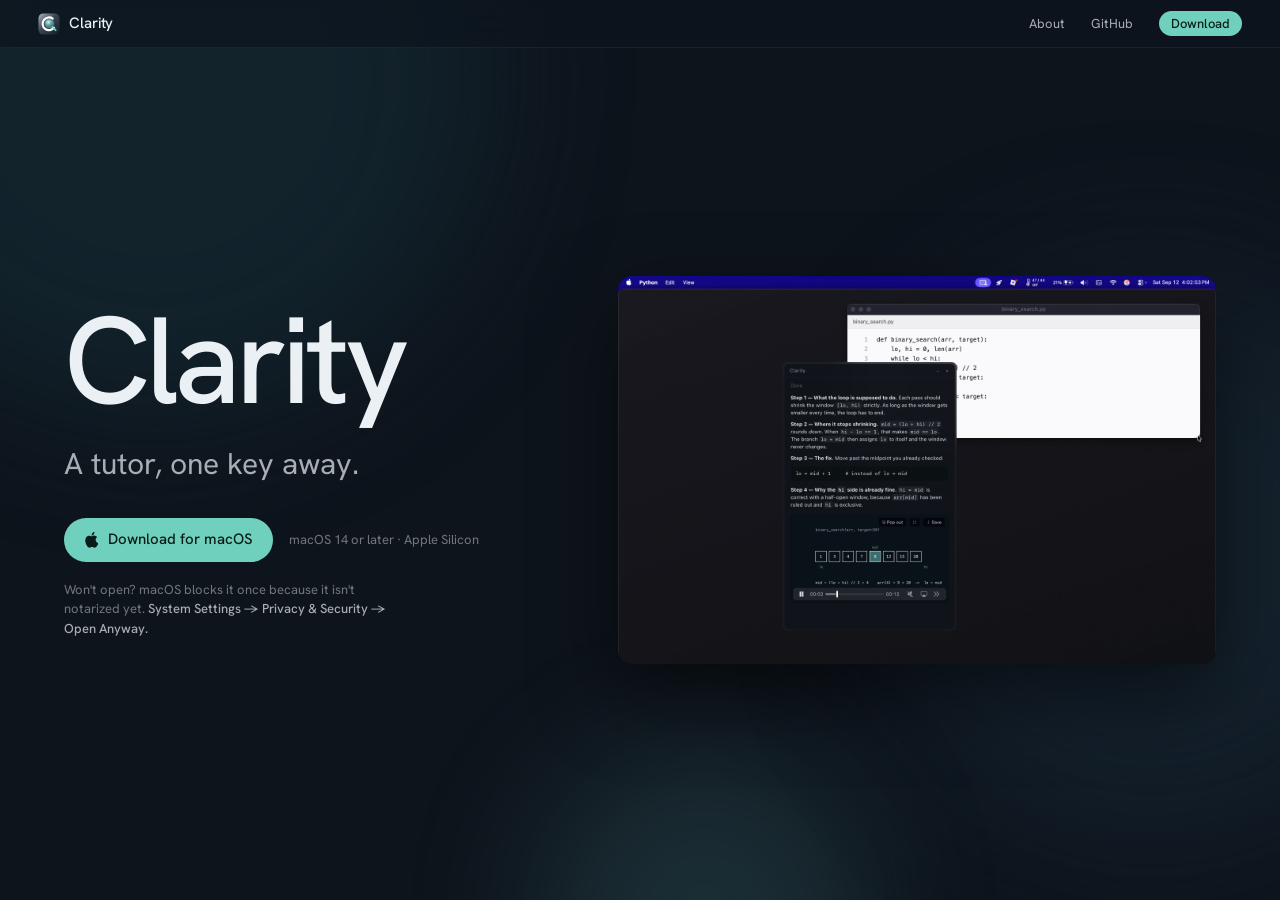
<file: index.html>
<!doctype html>
<html lang="en" class="pre">
<head>
  <meta charset="utf-8">
  <meta name="viewport" content="width=device-width, initial-scale=1">
  <title>Clarity</title>
  <meta name="description" content="Clarity is a macOS menu-bar app for students. Press ⌘⇧E on any problem on your screen, read a written explanation in seconds, and watch a custom animation a minute later.">
  <meta name="theme-color" content="#0e141c">
  <link rel="canonical" href="https://clarity-web-black.vercel.app/">
  <meta property="og:type" content="website">
  <meta property="og:title" content="Clarity">
  <meta property="og:description" content="A tutor, one key away.">
  <meta property="og:url" content="https://clarity-web-black.vercel.app/">
  <meta property="og:image" content="https://clarity-web-black.vercel.app/assets/og.png">
  <meta property="og:image:width" content="1200">
  <meta property="og:image:height" content="630">
  <meta name="twitter:card" content="summary_large_image">
  <link rel="icon" href="/assets/favicon-32.png" sizes="32x32" type="image/png">
  <link rel="icon" href="/assets/clarity-mark.svg" type="image/svg+xml">
  <link rel="apple-touch-icon" href="/assets/apple-touch-icon.png">
  <link rel="preconnect" href="https://fonts.googleapis.com">
  <link rel="preconnect" href="https://fonts.gstatic.com" crossorigin>
  <link rel="stylesheet" href="https://fonts.googleapis.com/css2?family=Hanken+Grotesk:wght@400;500;600&family=Fragment+Mono&display=swap">
  <link rel="stylesheet" href="/assets/tokens.css?v=11">
  <link rel="stylesheet" href="/assets/site.css?v=11">
  <noscript><style>.pre :is(.wordmark,.slogan,.cta,.firstrun,.film,.bar){opacity:1}</style></noscript>
</head>
<body>
<div class="bg" aria-hidden="true"><i class="b1"></i><i class="b2"></i><i class="b3"></i></div>

<nav class="bar" aria-label="Primary">
  <div class="bar-in">
    <a class="brand" href="/" data-nav="home">
      <svg viewBox="0 0 100 100" aria-hidden="true">
        <defs>
          <linearGradient id="sq" x1="0" y1="0" x2="1" y2="1"><stop offset="0" stop-color="#a9b4c3"/><stop offset=".45" stop-color="#3a4553"/><stop offset="1" stop-color="#121b26"/></linearGradient>
          <radialGradient id="lens" cx=".38" cy=".32" r=".75"><stop offset="0" stop-color="#cff8e7"/><stop offset=".55" stop-color="#589da1"/><stop offset="1" stop-color="#2f6b72"/></radialGradient>
          <linearGradient id="handle" x1="0" y1="0" x2="1" y2="1"><stop offset="0" stop-color="#8fe3cf"/><stop offset="1" stop-color="#5cc2ad"/></linearGradient>
        </defs>
        <rect x="2" y="2" width="96" height="96" rx="22" fill="url(#sq)"/>
        <circle cx="50" cy="49" r="29" fill="none" stroke="#fff" stroke-width="9.5" stroke-linecap="round" stroke-dasharray="132 60" transform="rotate(38 50 49)"/>
        <line x1="66" y1="64" x2="80" y2="78" stroke="url(#handle)" stroke-width="9" stroke-linecap="round"/>
        <circle cx="52" cy="48" r="18.5" fill="url(#lens)" stroke="#8ddccb" stroke-width="1.6"/>
      </svg>
      Clarity
    </a>
    <div class="links">
      <a href="/about" data-nav="about">About</a>
      <a href="https://github.com/s0hamjain/Clarity">GitHub</a>
      <a class="pill" href="https://github.com/s0hamjain/Clarity/releases/latest/download/Clarity.dmg">Download</a>
    </div>
  </div>
</nav>

<!-- ============================================================ HOME · one screen -->
<main class="view home" id="view-home">
  <div class="hero">
    <div class="copy">
      <h1 class="wordmark">Clarity</h1>
      <p class="slogan">A tutor, one key away.</p>
      <div class="cta">
        <a class="dl" id="download" href="https://github.com/s0hamjain/Clarity/releases/latest/download/Clarity.dmg">
          <svg class="apple" viewBox="0 0 17 20" aria-hidden="true"><path fill="currentColor" d="M14.1 10.6c0-2.3 1.9-3.4 2-3.5-1.1-1.6-2.8-1.8-3.4-1.8-1.4-.1-2.8.9-3.5.9-.7 0-1.9-.8-3.1-.8C4 5.4 1.5 7.4 1.5 11.1c0 1.1.2 2.2.6 3.4.5 1.6 2.5 5.4 4.5 5.4 1.1 0 1.8-.7 3.2-.7 1.3 0 2 .7 3.2.7 2.1 0 3.9-3.5 4.4-5.1-2.8-1.3-3.3-3.8-3.3-4.2zM11.9 3.6c.6-.7 1-1.8.9-2.8-.9 0-2 .6-2.6 1.4-.6.7-1.1 1.8-.9 2.8 1 .1 2-.5 2.6-1.4z"/></svg>
          <span class="label">Download for macOS</span>
        </a>
        <span class="note" id="rel-note">macOS 14 or later · Apple Silicon</span>
      </div>
      <p class="firstrun">Won't open? macOS blocks it once because it isn't notarized yet. <b>System Settings → Privacy &amp; Security → Open Anyway.</b></p>
    </div>
    <div class="film">
      <video id="film" src="/docs/captures/capture-flow@2x.mp4" poster="/docs/captures/capture-flow-poster@2x.png" muted playsinline loop preload="metadata" aria-label="Clarity capturing a problem and explaining it"></video>
    </div>
  </div>
</main>

<!-- ============================================================ ABOUT · scrolls -->
<main class="view about" id="view-about" hidden>

  <!-- 1 · the real capture, pinned, driven by scroll -->
  <section class="sec dark" id="capture">
    <h2 class="h2 focus">Press <kbd>⌘</kbd><kbd>⇧</kbd><kbd>E</kbd>. Drag a box.</h2>
    <p class="line focus">Only the box you draw leaves your Mac. Your recents stay on it.</p>
    <div class="duo">
      <ol class="stepsl" id="cap-steps">
        <li><b>Capture</b><span>The screen edge glows while Clarity listens. Drag a box round the problem.</span></li>
        <li><b>Ask</b><span>What's confusing you? Pick Tutor or Answer, then Enter.</span></li>
        <li><b>Reading</b><span>The result window opens. Reading, then writing.</span></li>
        <li><b>Explained</b><span>The written explanation, in about eight seconds.</span></li>
        <li><b>Animated</b><span>The animation, about a minute later. Pop it out, go full screen, or save it.</span></li>
      </ol>
      <div class="shots" id="shots">
        <img class="shot spot" src="/docs/captures/spotlight-rest@2x.png" width="1360" height="192" alt="The Spotlight box with a thumbnail of the capture">
        <img class="shot spot" src="/docs/captures/spotlight-typed@2x.png" width="1360" height="192" alt="The Spotlight box with a question typed in">
        <img class="shot res" src="/docs/captures/result-status@2x.png" width="880" height="1360" alt="The result window: writing explanation">
        <img class="shot res" src="/docs/captures/result-explanation@2x.png" width="880" height="1360" alt="The result window with the explanation">
        <img class="shot res" src="/docs/captures/result-video@2x.png" width="880" height="1360" alt="The result window with the explanation and the animation">
      </div>
    </div>
  </section>

  <!-- 2 · the backend, animated -->
  <section class="sec light" id="backend">
    <h2 class="h2 focus">What happens next.</h2>
    <div class="duo wide">
      <ol class="stepsl compact" id="be-steps"></ol>
      <div class="flow" id="flow" role="img" aria-label="The screenshot goes to the coordinator, Gemini reads it, MongoDB is checked for a cached answer, Gemini writes the explanation which returns in seconds, then Claude writes animation code for three scenes, Docker renders them, ffmpeg joins them, S3 stores the video and it returns to the window.">
        <svg viewBox="0 0 1000 560" xmlns="http://www.w3.org/2000/svg">
          <defs><marker id="m" viewBox="0 0 10 10" refX="8" refY="5" markerWidth="6" markerHeight="6" orient="auto-start-reverse"><path d="M0 0L10 5L0 10z"/></marker></defs>
          <path class="e" id="e2"  d="M180 110 H300"/>
          <path class="e" id="e3"  d="M440 110 H560"/>
          <path class="e" id="e4"  d="M700 110 H800"/>
          <path class="e" id="e5"  d="M370 150 V270 H560"/>
          <path class="e ret mint" id="e6"  d="M630 230 C630 190, 140 200, 120 150"/>
          <path class="e" id="e7"  d="M370 150 V440 H300"/>
          <path class="e" id="e8"  d="M440 440 H520"/>
          <path class="e" id="e9"  d="M660 440 H720"/>
          <path class="e" id="e10" d="M860 440 H900"/>
          <path class="e ret amber" id="e11" d="M940 400 C940 300, 70 330, 60 150"/>
          <path class="e" id="e12" d="M440 130 C520 190, 780 190, 860 150"/>
          <circle class="pk" id="pk" r="6"/>
          <g class="n" id="n1"><rect x="40" y="70" width="140" height="80" rx="14"/><image href="/assets/icons/apple.svg" x="60" y="86" width="22" height="22"/><text class="t" x="90" y="103">Your Mac</text><text class="s" x="60" y="134">the capture</text></g>
          <g class="n" id="n2"><rect x="300" y="70" width="140" height="80" rx="14"/><image href="/assets/icons/go.svg" x="320" y="88" width="22" height="22"/><text class="t" x="350" y="103">Coordinator</text><text class="s" x="320" y="134">Go · the job</text></g>
          <g class="n" id="n3"><rect x="560" y="70" width="140" height="80" rx="14"/><image href="/assets/icons/googlegemini.svg" x="580" y="86" width="22" height="22"/><text class="t" x="610" y="103">Gemini</text><text class="s" x="580" y="134">reads the image</text></g>
          <g class="n" id="n4"><rect x="800" y="70" width="160" height="80" rx="14"/><image href="/assets/icons/mongodb.svg" x="820" y="86" width="22" height="22"/><text class="t" x="850" y="103">MongoDB</text><text class="s" x="820" y="134">seen before?</text></g>
          <g class="n" id="n5"><rect x="560" y="230" width="140" height="80" rx="14"/><image href="/assets/icons/googlegemini.svg" x="580" y="246" width="22" height="22"/><text class="t" x="610" y="263">Gemini</text><text class="s" x="580" y="294">explains it</text></g>
          <g class="n" id="n7"><rect x="300" y="400" width="140" height="80" rx="14"/><image href="/assets/icons/anthropic.svg" x="320" y="416" width="22" height="22"/><text class="t" x="350" y="433">Claude</text><text class="s" x="320" y="464">writes Manim ×3</text></g>
          <g class="n" id="n8"><rect x="520" y="400" width="140" height="80" rx="14"/><image href="/assets/icons/docker.svg" x="540" y="416" width="22" height="22"/><text class="t" x="570" y="433">Docker</text><text class="s" x="540" y="464">renders scenes</text></g>
          <g class="n" id="n9"><rect x="720" y="400" width="140" height="80" rx="14"/><image href="/assets/icons/ffmpeg.svg" x="740" y="416" width="22" height="22"/><text class="t" x="770" y="433">ffmpeg</text><text class="s" x="740" y="464">joins them</text></g>
          <g class="n" id="n10"><rect x="900" y="400" width="80" height="80" rx="14"/><image href="/assets/icons/amazons3.svg" x="916" y="416" width="22" height="22"/><text class="t" x="946" y="433">S3</text><text class="s" x="916" y="464">stores</text></g>
          <text class="el" id="l6" x="150" y="218">explanation · 8 s</text>
          <text class="el" id="l11" x="440" y="352">video · about a minute</text>
          <text class="el" id="l12" x="600" y="182">remember it</text>
        </svg>
      </div>
    </div>
    <div class="be-status" id="be-status"><span class="dot"></span><span id="be-status-text">Capture</span></div>
  </section>

  <!-- 3 · built with -->
  <section class="sec dark" id="built">
    <h2 class="h2 focus">Built with.</h2>
    <ul class="logos reveal">
      <li><i style="--i:url(/assets/icons/python.svg)"></i>Python</li>
      <li><i style="--i:url(/assets/icons/go.svg)"></i>Go</li>
      <li><i style="--i:url(/assets/icons/fastapi.svg)"></i>FastAPI</li>
      <li><i style="--i:url(/assets/icons/langchain.svg)"></i>LangGraph</li>
      <li><i style="--i:url(/assets/icons/googlegemini.svg)"></i>Gemini</li>
      <li><i style="--i:url(/assets/icons/anthropic.svg)"></i>Claude</li>
      <li><i class="txt">V</i>Voyage AI</li>
      <li><i style="--i:url(/assets/icons/mongodb.svg)"></i>MongoDB Atlas</li>
      <li><i style="--i:url(/assets/icons/docker.svg)"></i>Docker</li>
      <li><i class="txt">M</i>Manim</li>
      <li><i style="--i:url(/assets/icons/ffmpeg.svg)"></i>ffmpeg</li>
      <li><i style="--i:url(/assets/icons/amazons3.svg)"></i>S3</li>
    </ul>
  </section>

  <!-- 4 · source -->
  <section class="sec dark last" id="source">
    <h2 class="h2 focus">Open source.</h2>
    <a class="repo reveal" href="https://github.com/s0hamjain/Clarity"><span class="txt">github.com/s0hamjain/Clarity</span> <span class="arrow" aria-hidden="true">→</span></a>
    <footer class="foot"><a href="/" data-nav="home">Clarity</a><a href="https://github.com/s0hamjain/Clarity/releases">Releases</a></footer>
  </section>
</main>

<script src="/assets/site.js?v=11" defer></script>
</body>
</html>
</file>
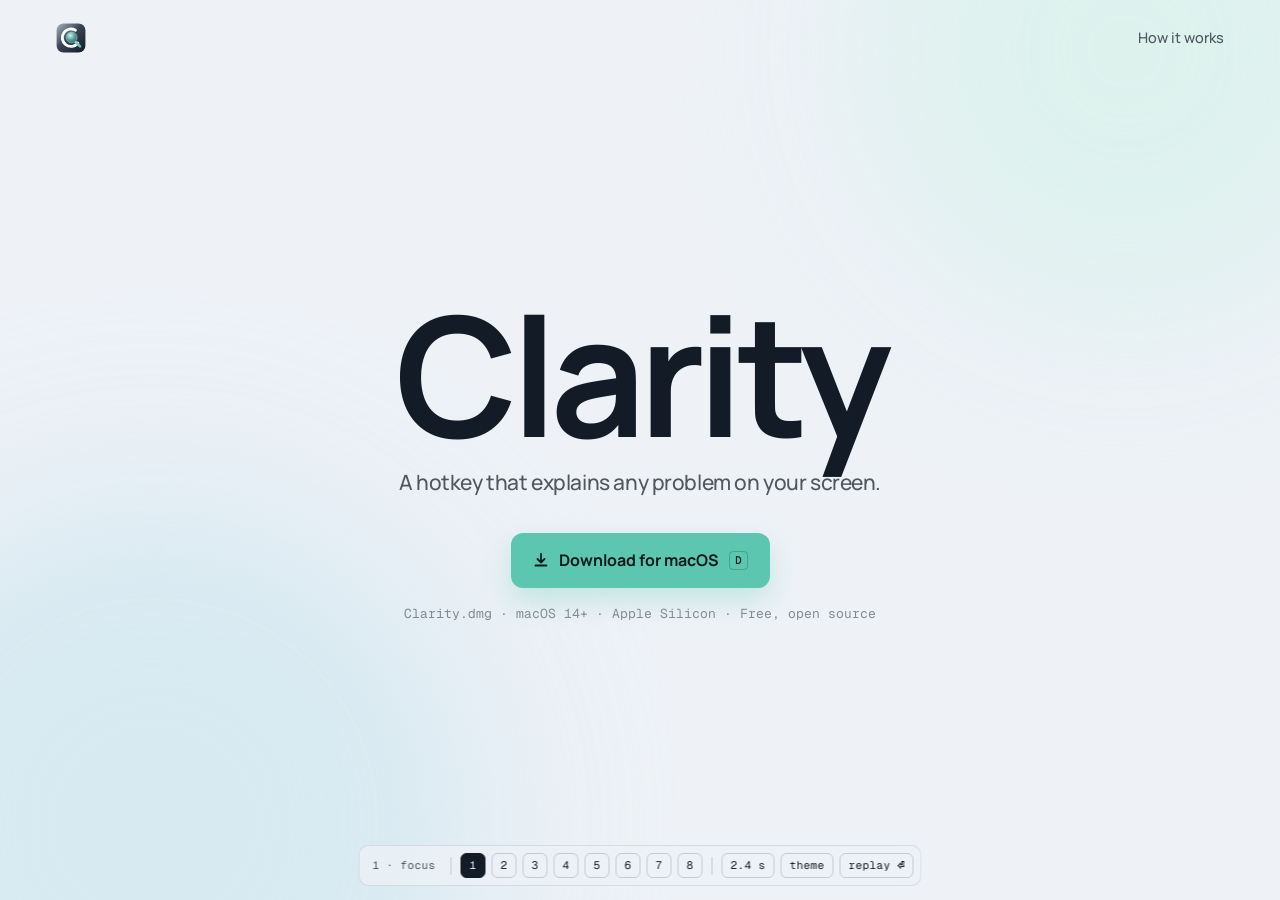
<file: docs/boot-lab.html>
<!doctype html>
<html lang="en" class="theme-paper">
<head>
<meta charset="utf-8">
<meta name="viewport" content="width=device-width, initial-scale=1">
<title>Clarity · boot lab</title>
<link rel="preconnect" href="https://fonts.gstatic.com" crossorigin>
<link rel="stylesheet" href="https://fonts.googleapis.com/css2?family=Manrope:wght@400;500;600;700&family=Geist+Mono:wght@400;500&display=swap">
<style>
/* ============================================================ tokens */
:root {
  --sans: "Manrope", -apple-system, BlinkMacSystemFont, sans-serif;
  --mono: "Geist Mono", ui-monospace, Menlo, monospace;
  --ease-out: cubic-bezier(.2,.7,.2,1);
  --ease-in: cubic-bezier(.6,0,.9,.4);
  --ease-io: cubic-bezier(.65,0,.35,1);
  --ease-land: cubic-bezier(.34,1.25,.5,1);
  /* the dock transform for the flying mark, measured at runtime */
  --dx: 0px; --dy: 0px; --ds: .25;
}
.theme-ink {
  --ground: #0e141c; --ground-2: #141c26;
  --fg: #eaf0f4; --fg-70: rgba(234,240,244,.70); --fg-44: rgba(234,240,244,.44);
  --line: rgba(234,240,244,.12); --line-2: rgba(234,240,244,.22);
  --mint: #6fd1bd; --mint-ink: #0b1b18;
  --glow-a: #1d3a44; --glow-b: #1a2b3a; --glow-o: .55;
  --flash: rgba(207,248,231,.55); --dim: rgba(0,0,0,.52);
  /* how present the out-of-focus word is before the glass finds it */
  --wm-ghost: .45;
}
.theme-paper {
  --ground: #eef2f7; --ground-2: #ffffff;
  --fg: #121b26; --fg-70: rgba(18,27,38,.72); --fg-44: rgba(18,27,38,.48);
  --line: rgba(18,27,38,.10); --line-2: rgba(18,27,38,.18);
  --mint: #5cc6b0; --mint-ink: #0b1b18;
  --glow-a: #cfe6ef; --glow-b: #d7f1ea; --glow-o: .75;
  --flash: rgba(255,255,255,.7); --dim: rgba(18,27,38,.34);
  /* dark text blurred on a light ground loses more of itself, so keep more of it */
  --wm-ghost: .68;
}

* { box-sizing: border-box; }
html, body { height: 100%; }
/* the glass's diameter and how far it travels; one pair of numbers per breakpoint */
:root { --lens-d: 420px; --reach: 840px; }
@media (max-width: 760px) { :root { --lens-d: 260px; --reach: 480px; } }
/* on a phone the glass has to stay smaller than the word, or there is nothing
   left for it to search for */
@media (max-width: 460px) { :root { --lens-d: 170px; --reach: 320px; } }
body {
  margin: 0; overflow: hidden; background: var(--ground); color: var(--fg);
  font: 16px/1.55 var(--sans); -webkit-font-smoothing: antialiased;
}

/* ============================================================ the hero */
.bg { position: fixed; inset: 0; overflow: hidden; pointer-events: none; }
.bg i { position: absolute; border-radius: 50%; filter: blur(90px); opacity: var(--glow-o); }
.bg i:nth-child(1) { width: 52vw; height: 52vw; left: -14vw; bottom: -20vw; background: var(--glow-a); animation: drift 90s ease-in-out infinite; }
.bg i:nth-child(2) { width: 40vw; height: 40vw; right: -8vw; top: -16vw; background: var(--glow-b); animation: drift 90s ease-in-out infinite reverse; }
@keyframes drift { 0%,100% { transform: none } 50% { transform: translate3d(3vw,-2vw,0) scale(1.06) } }

.page { position: relative; height: 100%; display: grid; grid-template-rows: auto 1fr; padding: 0 clamp(20px, 5vw, 56px); }

.nav { display: flex; align-items: center; justify-content: space-between; height: 76px; }
/* the corner mark exists as the place the icon lands in boots 2 and 6 */
.mark-hold { position: relative; width: 30px; height: 30px; border-radius: 7px; overflow: hidden; }
.mark-sm { width: 30px; height: 30px; display: block; border-radius: 7px; }
/* the only thing that moves once the boot is over: a glint crosses the glass
   every 20 s, which is the ambient behaviour IDENTITY §5 already allows */
.sheen {
  position: absolute; inset: 0; pointer-events: none;
  background: linear-gradient(100deg, transparent 34%, rgba(255,255,255,.8) 50%, transparent 66%);
  transform: translateX(-150%); animation: sheen 20s linear infinite;
}
@keyframes sheen { 0%, 93% { transform: translateX(-150%) } 100% { transform: translateX(150%) } }
.nav a { color: var(--fg-70); text-decoration: none; font-size: 14.5px; font-weight: 500; }
.nav a:hover { color: var(--fg); }

.hero { align-self: center; justify-self: center; text-align: center; padding-bottom: 6vh; position: relative; }
.wordmark { margin: 0; font-size: clamp(64px, 13vw, 168px); font-weight: 700; letter-spacing: -.045em; line-height: .9; }
/* wide enough to stay on one line on a desktop; it wraps on its own below ~560px */
.tagline { margin: 18px auto 0; font-size: clamp(16px, 1.7vw, 21px); font-weight: 500; letter-spacing: -.02em; color: var(--fg-70); max-width: 50ch; }
.dl {
  display: inline-flex; align-items: center; gap: 10px; margin-top: 34px; text-decoration: none;
  background: var(--mint); color: var(--mint-ink); font-weight: 700; font-size: 16px;
  padding: 15px 22px; border-radius: 12px; box-shadow: 0 12px 28px rgba(92,198,176,.3);
}
.dl svg { width: 16px; height: 16px; }
.dl kbd { font: 500 11px/1 var(--mono); border: 1px solid rgba(11,27,24,.22); border-radius: 4px; padding: 3px 5px; }
.fine { margin: 16px 0 0; font: 400 13px/1.5 var(--mono); color: var(--fg-44); }

/* ============================================================ boot layers */
/* All of these are inert and invisible at rest; each boot animates the ones it needs. */
.flyer { position: fixed; left: 50%; top: 50%; width: 132px; height: 132px; margin: -66px 0 0 -66px; opacity: 0; pointer-events: none; }
.flyer svg { width: 100%; height: 100%; display: block; }
/* the sweeping object is the icon's magnifier at scale, not a soft bubble:
   thick white C open at the lower right, with the glass sitting inside it */
/* --lens-y is the wordmark's vertical centre, measured at runtime, so the glass
   sweeps along the word rather than along the middle of the viewport */
/* everything about the glass is a fraction of --lens-d, so one variable resizes
   it for a phone; --reach is how far it travels, in the same spirit */
.lens { position: fixed; left: 50%; top: var(--lens-y, 50%); width: var(--lens-d); height: var(--lens-d);
  margin: calc(var(--lens-d) / -2) 0 0 calc(var(--lens-d) / -2); opacity: 0; pointer-events: none; }
.lens .rim { position: absolute; inset: 0; border-radius: 50%; border: calc(var(--lens-d) * .0714) solid #fff; border-right-color: transparent; transform: rotate(38deg); box-shadow: 0 24px 60px rgba(18,27,38,.22); }
/* a tint, not a fill: whatever is under the glass has to stay readable */
.lens .disc { position: absolute; inset: calc(var(--lens-d) * .1095); border-radius: 50%; border: 2px solid rgba(141,220,203,.75);
  background: radial-gradient(circle at 36% 30%, rgba(207,248,231,.20), rgba(88,157,161,.10) 56%, rgba(47,107,114,.08));
  /* the edge is thick glass: light piles up just inside it and dims right at it */
  box-shadow: inset 0 0 24px rgba(207,248,231,.18),
              inset 0 0 0 5px rgba(255,255,255,.06),
              inset 0 0 14px 8px rgba(18,27,38,.10); }
/* the rim catches light the way a thick lens does, brightest at the top left */
.lens .disc::after {
  content: ""; position: absolute; inset: 5px; border-radius: 50%;
  border: 1.5px solid transparent; border-top-color: rgba(255,255,255,.55); border-left-color: rgba(255,255,255,.3);
  transform: rotate(-18deg);
}
/* the caustic: the crescent of light a lens throws on its far side */
.lens .disc::before {
  content: ""; position: absolute; inset: 2px; border-radius: 50%;
  background: radial-gradient(circle at 72% 76%, rgba(255,255,255,.16), rgba(255,255,255,0) 42%);
}
.lens .stick { position: absolute; right: calc(var(--lens-d) * -.062); bottom: calc(var(--lens-d) * -.0286);
  width: calc(var(--lens-d) * .281); height: calc(var(--lens-d) * .081); border-radius: calc(var(--lens-d) * .0405);
  background: linear-gradient(#8fe3cf, #5cc2ad); transform: rotate(45deg); transform-origin: left center; }
.glass { position: fixed; inset: -10%; opacity: 0; pointer-events: none;
  background: radial-gradient(circle at 35% 30%, #cff8e7, #589da1 52%, #2f6b72); }
.ring { position: fixed; left: 50%; top: 50%; width: 66vmin; height: 66vmin; margin: -33vmin 0 0 -33vmin; border-radius: 50%;
  border: 7vmin solid #fff; border-right-color: transparent; transform: rotate(38deg); opacity: 0; pointer-events: none; }
.flash { position: fixed; inset: 0; background: var(--flash); opacity: 0; pointer-events: none; }
.caps { position: absolute; left: 50%; top: calc(100% + 18px); transform: translateX(-50%); display: flex; gap: 7px; opacity: 0; }
.caps kbd { font: 500 15px/1 var(--mono); color: var(--fg); background: var(--ground-2); border: 1px solid var(--line-2); border-bottom-width: 3px; border-radius: 8px; padding: 10px 12px; }
/* the selection wraps the wordmark only, and the wordmark sits above the dim,
   the way a real capture leaves the chosen region bright */
.wm-wrap { position: relative; display: inline-block; z-index: 3; }
/* white dashes, because they sit over the dim the way a real capture marquee does */
.sel { position: absolute; inset: -14px -24px; border: 1.5px dashed rgba(255,255,255,.92); border-radius: 4px; opacity: 0; }
.dim { position: fixed; inset: 0; background: var(--dim); opacity: 0; pointer-events: none; }

/* ============================================================ shared keyframes */
@keyframes drift-none { to { transform: none } }
@keyframes focus-in { from { opacity: .25; filter: blur(12px) } to { opacity: 1; filter: blur(0px) } }
@keyframes fade-in { from { opacity: 0 } to { opacity: 1 } }
@keyframes rise { from { opacity: 0; transform: translateY(12px) } to { opacity: 1; transform: none } }
/* the identity's signature: blur plus a tracking change, so it reads as focus and not as a fade */
@keyframes wm-focus { from { opacity: .2; filter: blur(16px); letter-spacing: .06em } to { opacity: 1; filter: blur(0px); letter-spacing: -.045em } }

/* ============================================================ boot 1 · focus */
.boot-1 h1.wordmark { animation: wm-focus 1100ms var(--ease-out) both; }
.boot-1 .tagline { animation: focus-in 620ms var(--ease-out) 400ms both; }
.boot-1 .dl { animation: rise 560ms var(--ease-out) 620ms both; }
.boot-1 .fine { animation: fade-in 520ms var(--ease-out) 820ms both; }
.boot-1 .nav { animation: fade-in 520ms var(--ease-out) 900ms both; }

/* ============================================================ boot 2 · spin-land */
/* IDENTITY §5 recipe 2: the magnifier rotates −300°→0 on --ease-land; the square never turns. */
.boot-2 .flyer { animation: flyer-hold 1080ms both, dock 620ms var(--ease-io) 1140ms both; }
.boot-2 .flyer .mag { animation: spin 1050ms var(--ease-land) both; transform-origin: 50px 49px; }
.boot-2 .mark-sm { animation: fade-in 240ms var(--ease-out) 1700ms both; }
.boot-2 h1.wordmark { animation: wm-focus 900ms var(--ease-out) 1240ms both; }
.boot-2 .tagline { animation: focus-in 560ms var(--ease-out) 1560ms both; }
.boot-2 .dl { animation: rise 520ms var(--ease-out) 1700ms both; }
.boot-2 .fine { animation: fade-in 460ms var(--ease-out) 1840ms both; }
.boot-2 .nav a { animation: fade-in 460ms var(--ease-out) 1840ms both; }
@keyframes flyer-hold { from { opacity: 1 } to { opacity: 1 } }
@keyframes spin { from { transform: rotate(-300deg) } to { transform: rotate(0deg) } }
@keyframes dock { from { transform: none } to { transform: translate(var(--dx), var(--dy)) scale(var(--ds)); opacity: 0 } }

/* ============================================================ boot 3 · lens sweep */
/* The glass travels across the viewport and the page sharpens as it passes: the
   name is the behaviour, performed on the page itself rather than illustrated. */
.boot-3 .page { animation: unblur 1500ms var(--ease-io) 120ms both; }
.boot-3 .lens { animation: sweep 1700ms var(--ease-io) both; }
.boot-3 h1.wordmark { animation: track 1500ms var(--ease-io) 120ms both; }
@keyframes unblur {
  0% { opacity: .35; filter: blur(15px) }
  45% { opacity: .8; filter: blur(7px) }
  100% { opacity: 1; filter: blur(0px) }
}
@keyframes track { from { letter-spacing: .05em } to { letter-spacing: -.045em } }
@keyframes sweep {
  0% { opacity: 0; transform: translateX(-62vw) scale(.9) }
  14% { opacity: 1 }
  84% { opacity: 1 }
  100% { opacity: 0; transform: translateX(62vw) scale(.9) }
}

/* ============================================================ boot 4 · through the glass */
/* We open inside the lens: the glass fills the viewport, the ring passes, and the
   page is on the other side. A's zoom, with no laptop and no six seconds. */
.boot-4 .glass { animation: glass-pass 1500ms var(--ease-io) both; }
.boot-4 .ring { animation: ring-pass 1500ms var(--ease-io) 60ms both; }
.boot-4 .page { animation: arrive 1000ms var(--ease-out) 900ms both; }
@keyframes glass-pass {
  0% { opacity: 1; transform: scale(1) }
  55% { opacity: .92; transform: scale(2.4) }
  100% { opacity: 0; transform: scale(6.5) }
}
@keyframes ring-pass {
  0% { opacity: .95; transform: rotate(38deg) scale(.5) }
  60% { opacity: .7; transform: rotate(38deg) scale(2.6) }
  100% { opacity: 0; transform: rotate(38deg) scale(6) }
}
@keyframes arrive { from { opacity: 0; filter: blur(14px); transform: scale(1.04) } to { opacity: 1; filter: blur(0px); transform: none } }

/* ============================================================ boot 5 · capture */
/* The hotkey happens to the page: keys, selection, flash, and the page resolves.
   States the product's one gesture without putting the app on the homepage. */
.boot-5 .caps { animation: caps-in 620ms var(--ease-out) 180ms both; }
.boot-5 .caps kbd { animation: press 160ms var(--ease-out) both; }
.boot-5 .caps kbd:nth-child(1) { animation-delay: 340ms }
.boot-5 .caps kbd:nth-child(2) { animation-delay: 420ms }
.boot-5 .caps kbd:nth-child(3) { animation-delay: 500ms }
.boot-5 .dim { animation: dim 700ms var(--ease-out) 580ms both; }
.boot-5 .sel { animation: select 560ms var(--ease-io) 660ms both; }
.boot-5 .flash { animation: flash 300ms var(--ease-out) 1120ms both; }
.boot-5 h1.wordmark { animation: wm-focus 760ms var(--ease-out) 1240ms both; }
.boot-5 .tagline, .boot-5 .fine, .boot-5 .nav { animation: fade-in 520ms var(--ease-out) 1420ms both; }
.boot-5 .dl { animation: rise 480ms var(--ease-out) 1500ms both; }
@keyframes caps-in { 0% { opacity: 0; transform: translate(-50%, 8px) } 40%,80% { opacity: 1; transform: translate(-50%, 0) } 100% { opacity: 0; transform: translate(-50%, 0) } }
@keyframes press { 0%,100% { transform: none } 50% { transform: translateY(3px) } }
@keyframes select { 0% { opacity: 0; clip-path: inset(0 100% 0 0) } 10% { opacity: 1 } 70% { opacity: 1; clip-path: inset(0 0 0 0) } 100% { opacity: 0; clip-path: inset(0 0 0 0) } }
@keyframes flash { 0% { opacity: 0 } 30% { opacity: 1 } 100% { opacity: 0 } }
@keyframes dim { 0% { opacity: 0 } 26%, 74% { opacity: 1 } 100% { opacity: 0 } }

/* ============================================================ boot 6 · ring draw */
/* The mark is built: ring drawn, handle extended, glass filled, then it docks. */
.boot-6 .flyer { animation: fade-in 200ms var(--ease-out) both, dock 620ms var(--ease-io) 1260ms both; }
.boot-6 .flyer .ring-path { animation: draw 780ms var(--ease-io) 140ms both; }
.boot-6 .flyer .handle-path { animation: draw-handle 420ms var(--ease-out) 760ms both; }
.boot-6 .flyer .glass-disc { animation: pop 520ms var(--ease-land) 640ms both; transform-origin: 52px 48px; }
.boot-6 .flyer .glint { animation: fade-in 420ms var(--ease-out) 1000ms both; }
.boot-6 .mark-sm { animation: fade-in 240ms var(--ease-out) 1820ms both; }
.boot-6 h1.wordmark { animation: wm-focus 860ms var(--ease-out) 1340ms both; }
.boot-6 .tagline { animation: focus-in 540ms var(--ease-out) 1620ms both; }
.boot-6 .dl { animation: rise 500ms var(--ease-out) 1740ms both; }
.boot-6 .fine, .boot-6 .nav a { animation: fade-in 460ms var(--ease-out) 1880ms both; }
@keyframes draw { from { stroke-dashoffset: 132 } to { stroke-dashoffset: 0 } }
@keyframes draw-handle { from { stroke-dashoffset: 22 } to { stroke-dashoffset: 0 } }
@keyframes pop { from { opacity: 0; transform: scale(.2) } to { opacity: 1; transform: scale(1) } }
.flyer .ring-path { stroke-dasharray: 132 60; }
.flyer .handle-path { stroke-dasharray: 22; }
.flyer .glass-disc, .flyer .glint { opacity: 1; }
.boot-6 .flyer .glass-disc, .boot-6 .flyer .glint { opacity: 0; }

/* ============================================================ boot 7 · search */
/* 1 and 3 combined, with intent added: the glass hunts across a page it can't
 * read, misses, comes back, finds the word, and only then does the page resolve.
 * A second sharp copy of the wordmark is masked to the glass, so what you see
 * through the lens is genuinely in focus while everything around it isn't.
 *
 * One animated path, two consumers. The properties below are the glass: where
 * it is, how big it is, how much it magnifies, how it is tilted, whether it is
 * visible. The lens element transforms by them and the mask is cut by them, so
 * the two can't drift apart the way two hand-matched keyframe lists would. */
@property --mx  { syntax: "<length>"; initial-value: 0px;   inherits: true; }
@property --my  { syntax: "<length>"; initial-value: 0px;   inherits: true; }
/* the initials are the finished state, so with no animation running the sharp
   copy lands exactly on the base and the hero still reads */
@property --mr  { syntax: "<length>"; initial-value: 1700px; inherits: true; }
@property --mag { syntax: "<number>"; initial-value: 1;      inherits: true; }
@property --mrot { syntax: "<angle>"; initial-value: 0deg;  inherits: true; }
@property --mscale { syntax: "<number>"; initial-value: 1;  inherits: true; }
@property --mop { syntax: "<number>"; initial-value: 0;     inherits: true; }

.wm-sharp {
  position: absolute; inset: 0; pointer-events: none; opacity: 0;
  /* scaled about the glass's centre, so the letters under it are genuinely
     magnified; the mask radius is divided back out so the hole stays --mr */
  transform-origin: calc(50% + var(--mx)) calc(50% + var(--my));
  transform: scale(var(--mag));
  -webkit-mask-image: radial-gradient(circle calc(var(--mr) / var(--mag)) at calc(50% + var(--mx)) calc(50% + var(--my)), #000 76%, rgba(0,0,0,0) 100%);
  mask-image: radial-gradient(circle calc(var(--mr) / var(--mag)) at calc(50% + var(--mx)) calc(50% + var(--my)), #000 76%, rgba(0,0,0,0) 100%);
}
.boot-7 .wm-sharp { opacity: 1; }
.boot-7 .lens { opacity: var(--mop); transform: translate(var(--mx), var(--my)) rotate(var(--mrot)) scale(var(--mscale)); }
/* the path itself lives on the root, so every consumer reads the same clock */
.boot-7 { animation: hunt 1900ms linear both; }
/* the base copy comes into focus as the mask spreads, so the two cross-dissolve */
.boot-7 h1.wordmark { animation: unblur-wm 360ms var(--ease-out) 1690ms both; }
.boot-7 .tagline { animation: focus-in 520ms var(--ease-out) 1750ms both; }
.boot-7 .dl { animation: rise 500ms var(--ease-out) 1850ms both; }
.boot-7 .fine, .boot-7 .nav { animation: fade-in 460ms var(--ease-out) 1950ms both; }
@keyframes unblur-wm { from { opacity: var(--wm-ghost); filter: blur(15px) } to { opacity: 1; filter: blur(0px) } }
/* Each keyframe carries its own easing, so one animation can still have a fast
 * entrance, restless hesitation, a decisive sweep and an eased settle. */
@keyframes hunt {
  /* comes in from off-screen left, low and tilted, and decelerates */
  0%   { --mx: calc(var(--reach) * -1);    --my: 6px;   --mrot: -7deg; --mscale: .92; --mop: 0;
         --mr: calc(var(--lens-d) * .3905); --mag: 1.22;
         animation-timing-function: cubic-bezier(.16,1,.3,1) }
  5%   { --mx: calc(var(--reach) * -.738); --mop: 1;    --mscale: 1;   animation-timing-function: cubic-bezier(.4,0,.2,1) }
  15%  { --mx: calc(var(--reach) * -.333); --my: -14px; --mrot: -3deg; animation-timing-function: linear }
  23%  { --mx: calc(var(--reach) * .167);  --my: -4px;  --mrot: 3deg;  animation-timing-function: cubic-bezier(.3,0,.3,1) }
  /* overshoots the word, then hesitates: three small restless nudges */
  31%  { --mx: calc(var(--reach) * .536);  --my: 12px;  --mrot: 7deg;  animation-timing-function: ease-in-out }
  35%  { --mx: calc(var(--reach) * .579);  --my: 17px;  --mrot: 8deg;  animation-timing-function: ease-in-out }
  39%  { --mx: calc(var(--reach) * .514);  --my: 11px;  --mrot: 6deg;  animation-timing-function: ease-in-out }
  43%  { --mx: calc(var(--reach) * .569);  --my: 15px;  --mrot: 8deg;  animation-timing-function: cubic-bezier(.65,0,.35,1) }
  /* gives up on the right, sweeps back fast, and again goes too far */
  55%  { --mx: calc(var(--reach) * -.190); --my: 18px;  --mrot: -3deg; animation-timing-function: cubic-bezier(.3,0,.4,1) }
  63%  { --mx: calc(var(--reach) * -.536); --my: 10px;  --mrot: -7deg; animation-timing-function: ease-in-out }
  67%  { --mx: calc(var(--reach) * -.550); --my: 7px;   --mrot: -7deg; animation-timing-function: cubic-bezier(.5,0,.5,1) }
  /* the slow scan in from the left: this is the part that has to feel searching */
  79%  { --mx: calc(var(--reach) * -.100); --my: 3px;   --mrot: -1deg; animation-timing-function: cubic-bezier(.2,.7,.3,1) }
  /* finds it: pushes just past centre, then settles back onto the word */
  85%  { --mx: calc(var(--reach) * .026);  --my: 0px;   --mrot: .6deg; --mscale: 1.07;
         animation-timing-function: cubic-bezier(.34,1.4,.64,1) }
  89%  { --mx: 0px; --my: 0px; --mrot: 0deg; --mscale: 1; --mag: 1.22; --mop: 1;
         --mr: calc(var(--lens-d) * .3905);
         animation-timing-function: cubic-bezier(.16,1,.3,1) }
  /* the focus spreads out of the glass across the word, and the glass lifts off */
  100% { --mx: 0px; --my: 0px; --mrot: 0deg; --mscale: 1.55; --mag: 1; --mop: 0;
         --mr: calc(var(--lens-d) * 1.48) }
}


/* ============================================================ boot 8 · pursuit */
/* Boot 7's idea with the path rewritten. The glass chases a target that jumps
 * three times (past the word, back past it, onto it), so its velocity is never
 * discontinuous: it slows as it nears each target, which is the hesitation,
 * and its tilt is read off its own velocity, so it leans into every turn.
 * The magnifier is a clipped circle moved by transform with an inverse-shifted
 * copy of the word inside: no mask recut, no blur animating while it hunts. */
.mag8 { position: fixed; left: 50%; top: var(--lens-y, 50%);
  width: calc(var(--lens-d) * .781); height: calc(var(--lens-d) * .781);
  margin: calc(var(--lens-d) * -.3905) 0 0 calc(var(--lens-d) * -.3905);
  border-radius: 50%; overflow: hidden; opacity: 0; pointer-events: none;
  transform: translate(var(--mx), var(--my)); will-change: transform; }
.mag8-in { position: absolute; left: 50%; top: 50%; width: 0; height: 0;
  transform: translate(calc(-1 * var(--mx)), calc(-1 * var(--my))) scale(var(--mag)); will-change: transform; }
.mag8-wm { position: absolute; left: 0; top: 0; transform: translate(-50%, -50%); white-space: nowrap; margin: 0; opacity: 1; filter: none; }
.boot-8 .mag8 { opacity: var(--m8op, 1); }
.boot-8 .lens { opacity: var(--mop); transform: translate(var(--mx), var(--my)) rotate(var(--mrot)) scale(var(--mscale)); }
.boot-8 h1.wordmark { opacity: var(--wm-ghost); filter: blur(15px); }
.boot-8.locked h1.wordmark { animation: unblur-wm 420ms var(--ease-out) both; }
.boot-8.locked .tagline { animation: focus-in 520ms var(--ease-out) 80ms both; }
.boot-8.locked .dl { animation: rise 500ms var(--ease-out) 180ms both; }
.boot-8.locked .fine, .boot-8.locked .nav { animation: fade-in 460ms var(--ease-out) 280ms both; }
.boot-8:not(.locked) .tagline, .boot-8:not(.locked) .dl, .boot-8:not(.locked) .fine, .boot-8:not(.locked) .nav { opacity: 0; }

/* ============================================================ reduced motion */
@media (prefers-reduced-motion: reduce) {
  * { animation-duration: 200ms !important; animation-delay: 0ms !important; }
  .flyer, .lens, .glass, .ring, .flash, .dim, .caps, .sel, .sheen, .wm-sharp, .mag8 { display: none !important; }
  [class*="boot-"] .page { animation: fade-in 200ms both !important; }
}

/* ============================================================ lab chrome */
.lab {
  position: fixed; left: 50%; bottom: 14px; transform: translateX(-50%); z-index: 20;
  display: flex; align-items: center; gap: 6px; padding: 7px;
  font: 400 11px/1 var(--mono); color: var(--fg-44);
  background: color-mix(in srgb, var(--ground) 72%, transparent);
  border: 1px solid var(--line); border-radius: 10px; backdrop-filter: blur(10px);
}
.lab button { font: inherit; color: var(--fg); background: none; border: 1px solid var(--line-2); border-radius: 6px; padding: 6px 8px; cursor: pointer; }
.lab button[aria-pressed="true"] { background: var(--fg); color: var(--ground); border-color: var(--fg); }
.lab .sep { width: 1px; height: 18px; background: var(--line-2); margin: 0 3px; }
.lab .name { padding: 0 6px; color: var(--fg-70); }
</style>
</head>
<body>
<div class="bg" aria-hidden="true"><i></i><i></i></div>

<div class="page">
  <nav class="nav">
    <span class="mark-hold">
    <svg class="mark-sm" viewBox="0 0 100 100" role="img" aria-label="Clarity">
      <defs>
        <linearGradient id="sq-s" x1="0" y1="0" x2="1" y2="1"><stop offset="0" stop-color="#a9b4c3"/><stop offset=".45" stop-color="#3a4553"/><stop offset="1" stop-color="#121b26"/></linearGradient>
        <radialGradient id="lens-s" cx=".38" cy=".32" r=".75"><stop offset="0" stop-color="#cff8e7"/><stop offset=".55" stop-color="#589da1"/><stop offset="1" stop-color="#2f6b72"/></radialGradient>
        <linearGradient id="handle-s" x1="0" y1="0" x2="1" y2="1"><stop offset="0" stop-color="#8fe3cf"/><stop offset="1" stop-color="#5cc2ad"/></linearGradient>
      </defs>
      <rect x="2" y="2" width="96" height="96" rx="22" fill="url(#sq-s)"/>
      <circle cx="50" cy="49" r="29" fill="none" stroke="#fff" stroke-width="9.5" stroke-linecap="round" stroke-dasharray="132 60" transform="rotate(38 50 49)"/>
      <line x1="66" y1="64" x2="80" y2="78" stroke="url(#handle-s)" stroke-width="9" stroke-linecap="round"/>
      <circle cx="52" cy="48" r="18.5" fill="url(#lens-s)" stroke="#8ddccb" stroke-width="1.6"/>
    </svg>
    <span class="sheen" aria-hidden="true"></span>
    </span>
    <a href="#">How it works</a>
  </nav>

  <div class="hero">
    <div class="wm-wrap">
      <h1 class="wordmark">Clarity</h1>
      <span class="wordmark wm-sharp" aria-hidden="true">Clarity</span>
      <div class="sel" aria-hidden="true"></div>
      <div class="caps" aria-hidden="true"><kbd>⌘</kbd><kbd>⇧</kbd><kbd>E</kbd></div>
    </div>
    <p class="tagline">A hotkey that explains any problem on your screen.</p>
    <a class="dl" href="https://github.com/s0hamjain/Clarity/releases/latest">
      <svg viewBox="0 0 16 16" fill="none" stroke="currentColor" stroke-width="1.8" stroke-linecap="round" stroke-linejoin="round" aria-hidden="true"><path d="M8 2v8M4.5 7 8 10.5 11.5 7M2.5 13.5h11"/></svg>
      Download for macOS <kbd>D</kbd>
    </a>
    <p class="fine">Clarity.dmg · macOS 14+ · Apple Silicon · Free, open source</p>
  </div>
</div>

<!-- boot layers -->
<div class="glass" aria-hidden="true"></div>
<div class="ring" aria-hidden="true"></div>
<div class="mag8" aria-hidden="true"><div class="mag8-in"><span class="wordmark mag8-wm">Clarity</span></div></div>
<div class="lens" aria-hidden="true"><span class="stick"></span><span class="rim"></span><span class="disc"></span></div>
<div class="dim" aria-hidden="true"></div>
<div class="flash" aria-hidden="true"></div>
<div class="flyer" aria-hidden="true">
  <svg viewBox="0 0 100 100">
    <defs>
      <linearGradient id="sq-b" x1="0" y1="0" x2="1" y2="1"><stop offset="0" stop-color="#a9b4c3"/><stop offset=".45" stop-color="#3a4553"/><stop offset="1" stop-color="#121b26"/></linearGradient>
      <radialGradient id="lens-b" cx=".38" cy=".32" r=".75"><stop offset="0" stop-color="#cff8e7"/><stop offset=".55" stop-color="#589da1"/><stop offset="1" stop-color="#2f6b72"/></radialGradient>
      <linearGradient id="handle-b" x1="0" y1="0" x2="1" y2="1"><stop offset="0" stop-color="#8fe3cf"/><stop offset="1" stop-color="#5cc2ad"/></linearGradient>
    </defs>
    <rect x="2" y="2" width="96" height="96" rx="22" fill="url(#sq-b)"/>
    <g class="mag">
      <circle class="ring-path" cx="50" cy="49" r="29" fill="none" stroke="#fff" stroke-width="9.5" stroke-linecap="round" transform="rotate(38 50 49)"/>
      <line class="handle-path" x1="66" y1="64" x2="80" y2="78" stroke="url(#handle-b)" stroke-width="9" stroke-linecap="round"/>
      <circle class="glass-disc" cx="52" cy="48" r="18.5" fill="url(#lens-b)" stroke="#8ddccb" stroke-width="1.6"/>
      <ellipse class="glint" cx="45" cy="40" rx="5.5" ry="3" fill="rgba(255,255,255,.7)" transform="rotate(-35 45 40)"/>
    </g>
  </svg>
</div>

<div class="lab">
  <span class="name" id="name">1 · focus</span>
  <span class="sep"></span>
  <button data-boot="1" type="button">1</button>
  <button data-boot="2" type="button">2</button>
  <button data-boot="3" type="button">3</button>
  <button data-boot="4" type="button">4</button>
  <button data-boot="5" type="button">5</button>
  <button data-boot="6" type="button">6</button>
  <button data-boot="7" type="button">7</button>
  <button data-boot="8" type="button">8</button>
  <span class="sep"></span>
  <button id="speed" type="button" title="length of the whole boot — s">2.4 s</button>
  <button id="theme" type="button">theme</button>
  <button id="replay" type="button">replay ⏎</button>
</div>

<script>
/* Runs at the end of the body so the dock target can be measured before the
 * boot class lands, and so nothing is parked invisible waiting on script. */
(function () {
  var root = document.documentElement;
  var NAMES = { 1: 'focus', 2: 'spin-land', 3: 'lens sweep', 4: 'through the glass', 5: 'capture', 6: 'ring draw', 7: 'search', 8: 'pursuit' };
  var params = new URLSearchParams(location.search);
  var boot = params.get('boot') || localStorage.getItem('boot') || '1';
  var theme = params.get('theme') || localStorage.getItem('theme') || 'paper';
  if (!NAMES[boot]) boot = '1';

  function measureDock() {
    var big = document.querySelector('.flyer'), small = document.querySelector('.mark-sm');
    var a = big.getBoundingClientRect(), b = small.getBoundingClientRect();
    root.style.setProperty('--dx', (b.left + b.width / 2 - (a.left + a.width / 2)) + 'px');
    root.style.setProperty('--dy', (b.top + b.height / 2 - (a.top + a.height / 2)) + 'px');
    root.style.setProperty('--ds', (b.width / a.width).toFixed(4));
    var wm = document.querySelector('.wordmark').getBoundingClientRect();
    root.style.setProperty('--lens-y', (wm.top + wm.height / 2) + 'px');
  }


  /* ---- boot 8: the pursuit, driven by a spring chase in JS. Times are on the
   * 2.4 s base clock and scaled by the lab's speed like everything else. */
  var hunt8 = { raf: 0 };
  function stopHunt8() { if (hunt8.raf) cancelAnimationFrame(hunt8.raf); hunt8.raf = 0; root.classList.remove('locked'); }
  function startHunt8() {
    stopHunt8();
    var reach = parseFloat(getComputedStyle(root).getPropertyValue('--reach')) || 840;
    var scale = speed / 2.4;                         /* >1 = slower */
    var x = -1.05 * reach, y = 12, vx = 0, vy = 0;
    var rot = -6, mop = 0, mscale = .94, mag = 1.22, m8op = 1;
    /* target schedule: [time s, tx, ty, omega, zeta] */
    var plan = [
      [0.00,  0.55 * reach,  -8, 6.0, 0.92],     /* glides past the word, slows on the far right */
      [0.78, -0.24 * reach,   8, 6.5, 0.90],     /* sweeps back, goes a little too far left */
      [1.48,  0,              0, 7.5, 1.05]      /* settles onto the word */
    ];
    var lockAt = 2.0, endAt = 2.45;
    var t0 = performance.now(), last = t0, locked = false;
    function set(n, v) { root.style.setProperty(n, v); }
    set('--mx', x + 'px'); set('--my', y + 'px'); set('--mrot', rot + 'deg'); set('--mop', 0); set('--mscale', mscale); set('--mag', mag); set('--m8op', 1);
    function frame(now) {
      var t = (now - t0) / 1000 / scale;
      var dt = Math.min(0.032, (now - last) / 1000 / scale); last = now;
      var seg = plan[0]; for (var i = 0; i < plan.length; i++) if (t >= plan[i][0]) seg = plan[i];
      var w = seg[3], z = seg[4], k = w * w, c = 2 * z * w;
      vx += (k * (seg[1] - x) - c * vx) * dt; vy += (k * (seg[2] - y) - c * vy) * dt;
      x += vx * dt; y += vy * dt;
      /* lean into the direction of travel; smoothed so it never snaps */
      var want = Math.max(-8, Math.min(8, vx / reach * 4.2));
      rot += (want - rot) * Math.min(1, dt * 9);
      mop += ((t < lockAt ? 1 : 0) - mop) * Math.min(1, dt * (t < lockAt ? 6 : 5));
      mscale += ((t < lockAt ? 1 : 1.5) - mscale) * Math.min(1, dt * (t < lockAt ? 5 : 4));
      if (t >= lockAt) { m8op += (0 - m8op) * Math.min(1, dt * 7); mag += (1 - mag) * Math.min(1, dt * 6); }
      if (t >= lockAt && !locked) { locked = true; root.classList.add('locked'); }
      set('--mx', x.toFixed(2) + 'px'); set('--my', y.toFixed(2) + 'px');
      set('--mrot', rot.toFixed(2) + 'deg'); set('--mop', mop.toFixed(3)); set('--mscale', mscale.toFixed(3));
      set('--mag', mag.toFixed(3)); set('--m8op', m8op.toFixed(3));
      if (t < endAt) hunt8.raf = requestAnimationFrame(frame);
      else { hunt8.raf = 0; set('--mx', '0px'); set('--my', '0px'); set('--mrot', '0deg'); set('--mop', 0); set('--m8op', 0); set('--mag', 1); }
    }
    hunt8.raf = requestAnimationFrame(frame);
  }

  function paint() {
    root.className = 'theme-' + theme + ' boot-' + boot;
    document.getElementById('name').textContent = boot + ' · ' + NAMES[boot];
    document.querySelectorAll('[data-boot]').forEach(function (b) {
      b.setAttribute('aria-pressed', b.dataset.boot === boot);
    });
    if (boot === '8') startHunt8(); else stopHunt8();
  }

  /* Every boot is written at 2.4 s. Changing the speed scales the playback rate
   * of all of them at once, so the internal proportions never change. */
  var SPEEDS = [2.4, 1.8, 3.0];
  var speed = +(params.get('speed') || localStorage.getItem('speed') || 2.4);
  if (SPEEDS.indexOf(speed) < 0) speed = 2.4;

  function applySpeed() {
    document.getElementById('speed').textContent = speed.toFixed(1) + ' s';
    var rate = 2.4 / speed;
    document.getAnimations().forEach(function (a) {
      var t = a.effect && a.effect.target;
      if (t && t.classList && t.classList.contains('sheen')) return;  /* ambient, not part of the boot */
      if (t && t.closest && t.closest('.bg')) return;
      a.playbackRate = rate;   /* set, not updatePlaybackRate: this applies now */
    });
  }

  function play() {
    root.className = 'theme-' + theme;   /* drop the boot class */
    void root.offsetWidth;               /* reflow, so the animations restart */
    measureDock();
    paint();
    applySpeed();
  }

  measureDock();
  paint();
  applySpeed();
  addEventListener('resize', measureDock);

  document.getElementById('speed').addEventListener('click', function () {
    speed = SPEEDS[(SPEEDS.indexOf(speed) + 1) % SPEEDS.length];
    localStorage.setItem('speed', speed); play();
  });

  document.querySelectorAll('[data-boot]').forEach(function (b) {
    b.addEventListener('click', function () {
      boot = b.dataset.boot; localStorage.setItem('boot', boot); play();
    });
  });
  document.getElementById('theme').addEventListener('click', function () {
    theme = theme === 'paper' ? 'ink' : 'paper'; localStorage.setItem('theme', theme); play();
  });
  document.getElementById('replay').addEventListener('click', play);
  addEventListener('keydown', function (e) {
    if (NAMES[e.key]) { boot = e.key; localStorage.setItem('boot', boot); play(); }
    else if (e.key === 'Enter' || e.key === 'r') play();
    else if (e.key === 't') { theme = theme === 'paper' ? 'ink' : 'paper'; localStorage.setItem('theme', theme); play(); }
    else if (e.key === 's') { speed = SPEEDS[(SPEEDS.indexOf(speed) + 1) % SPEEDS.length]; localStorage.setItem('speed', speed); play(); }
  });
})();
</script>
</body>
</html>
</file>
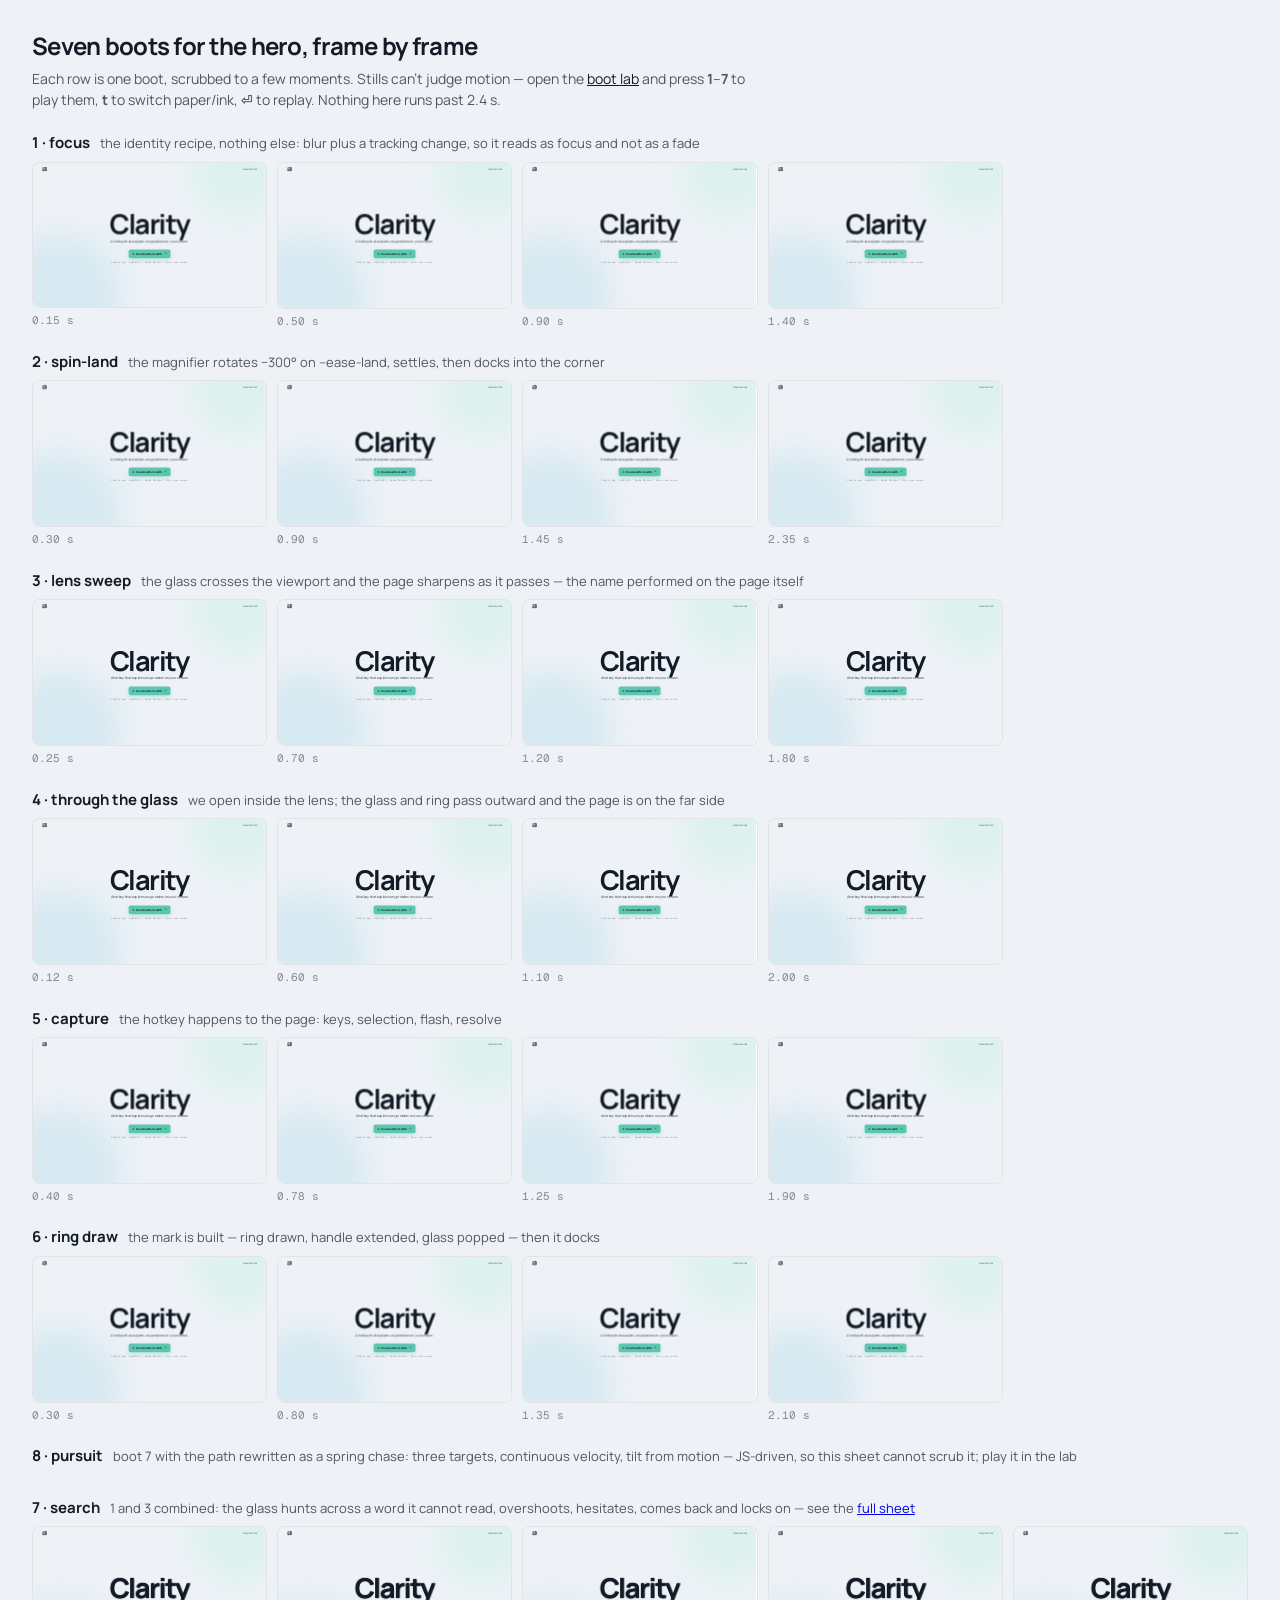
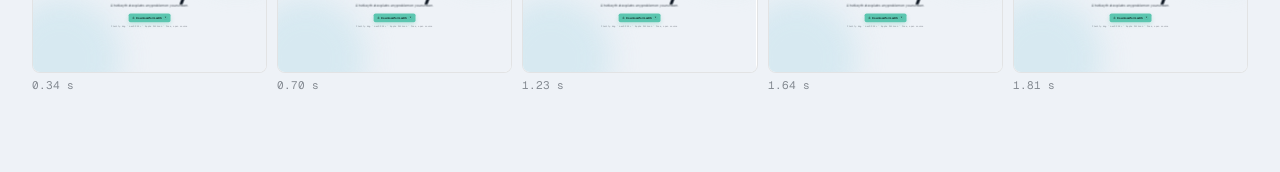
<file: docs/boot-sheet.html>
<!doctype html>
<html lang="en">
<head>
<meta charset="utf-8">
<meta name="viewport" content="width=device-width, initial-scale=1">
<title>Clarity · seven boots, frame by frame</title>
<link rel="stylesheet" href="https://fonts.googleapis.com/css2?family=Manrope:wght@400;500;600;700&family=Geist+Mono:wght@400;500&display=swap">
<style>
:root { --paper: #eef2f7; --ink: #121b26; --ink-70: rgba(18,27,38,.72); --ink-45: rgba(18,27,38,.48); --line: rgba(18,27,38,.12); --lens: #3d8d90;
  --sans: "Manrope", system-ui, sans-serif; --mono: "Geist Mono", ui-monospace, Menlo, monospace; }
* { box-sizing: border-box }
body { margin: 0; padding: 28px clamp(14px,2.5vw,32px) 56px; background: var(--paper); color: var(--ink); font: 15px/1.5 var(--sans); -webkit-font-smoothing: antialiased }
h1 { margin: 0 0 4px; font-size: 24px; font-weight: 700; letter-spacing: -.03em }
.sub { margin: 0 0 22px; color: var(--ink-70); max-width: 80ch; font-size: 14px }
.sub a { color: var(--ink) }
.strip { margin-bottom: 22px }
.head { display: flex; align-items: baseline; gap: 10px; margin-bottom: 7px }
.head h2 { margin: 0; font-size: 15px; font-weight: 700 }
.head .why { font-size: 13px; color: var(--ink-70) }
.head .why b { font: 400 11px/1 var(--mono); color: var(--lens) }
.frames { display: grid; grid-template-columns: repeat(5, 1fr); gap: 10px }
.f { min-width: 0 }
.shot { position: relative; aspect-ratio: 16/10; border: 1px solid var(--line); border-radius: 8px; overflow: hidden; background: #fff }
.shot iframe { position: absolute; left: 0; top: 0; width: 1440px; height: 900px; border: 0; transform-origin: 0 0 }
.t { margin-top: 5px; font: 400 11px/1.4 var(--mono); color: var(--ink-45) }
</style>
</head>
<body>
<h1>Seven boots for the hero, frame by frame</h1>
<p class="sub">Each row is one boot, scrubbed to a few moments. Stills can't judge motion — open the <a href="boot-lab.html">boot lab</a> and press <b>1</b>–<b>7</b> to play them, <b>t</b> to switch paper/ink, <b>⏎</b> to replay. Nothing here runs past 2.4 s.</p>

<div id="sheet"></div>

<script>
var THEME = new URLSearchParams(location.search).get('theme') || 'paper';
var BOOTS = [
  { n: 1, name: 'focus',             why: 'the identity recipe, nothing else: blur plus a tracking change, so it reads as focus and not as a fade', t: [150, 500, 900, 1400] },
  { n: 2, name: 'spin-land',         why: 'the magnifier rotates −300° on --ease-land, settles, then docks into the corner', t: [300, 900, 1450, 2350] },
  { n: 3, name: 'lens sweep',        why: 'the glass crosses the viewport and the page sharpens as it passes — the name performed on the page itself', t: [250, 700, 1200, 1800] },
  { n: 4, name: 'through the glass', why: 'we open inside the lens; the glass and ring pass outward and the page is on the far side', t: [120, 600, 1100, 2000] },
  { n: 5, name: 'capture',           why: 'the hotkey happens to the page: keys, selection, flash, resolve', t: [400, 780, 1250, 1900] },
  { n: 6, name: 'ring draw',         why: 'the mark is built — ring drawn, handle extended, glass popped — then it docks', t: [300, 800, 1350, 2100] },
  { n: 8, name: 'pursuit',           why: 'boot 7 with the path rewritten as a spring chase: three targets, continuous velocity, tilt from motion — JS-driven, so this sheet cannot scrub it; play it in the lab', t: [] },
  { n: 7, name: 'search',            why: '1 and 3 combined: the glass hunts across a word it cannot read, overshoots, hesitates, comes back and locks on — see the <a href="boot7-sheet.html">full sheet</a>', t: [340, 700, 1230, 1640, 1810] }
];

var sheet = document.getElementById('sheet');
BOOTS.forEach(function (b) {
  var strip = document.createElement('div');
  strip.className = 'strip';
  strip.innerHTML = '<div class="head"><h2>' + b.n + ' · ' + b.name + '</h2><span class="why">' + b.why + '</span></div>' +
    '<div class="frames">' + b.t.map(function (t) {
      return '<div class="f"><div class="shot"><iframe loading="eager" data-t="' + t +
        '" src="boot-lab.html?boot=' + b.n + '&theme=' + THEME + '" title="boot ' + b.n + ' at ' + t + 'ms"></iframe></div>' +
        '<div class="t">' + (t / 1000).toFixed(2) + ' s</div></div>';
    }).join('') + '</div>';
  sheet.appendChild(strip);
});

/* Scrub each frame with the Web Animations API, then hold it there. */
function scrub(frame) {
  var doc = frame.contentDocument;
  if (!doc) return;
  var t = +frame.dataset.t;
  doc.getAnimations().forEach(function (a) {
    a.pause();
    try { a.currentTime = t; } catch (e) {}
  });
  var lab = doc.querySelector('.lab');
  if (lab) lab.remove();
}

function fit() {
  document.querySelectorAll('.shot').forEach(function (s) {
    s.querySelector('iframe').style.transform = 'scale(' + (s.clientWidth / 1440) + ')';
  });
}

document.querySelectorAll('iframe').forEach(function (f) {
  f.addEventListener('load', function () { setTimeout(function () { scrub(f); }, 60); });
});
addEventListener('resize', fit);
addEventListener('load', function () { fit(); setTimeout(function () {
  document.querySelectorAll('iframe').forEach(scrub);
}, 400); });
fit();
</script>
</body>
</html>
</file>
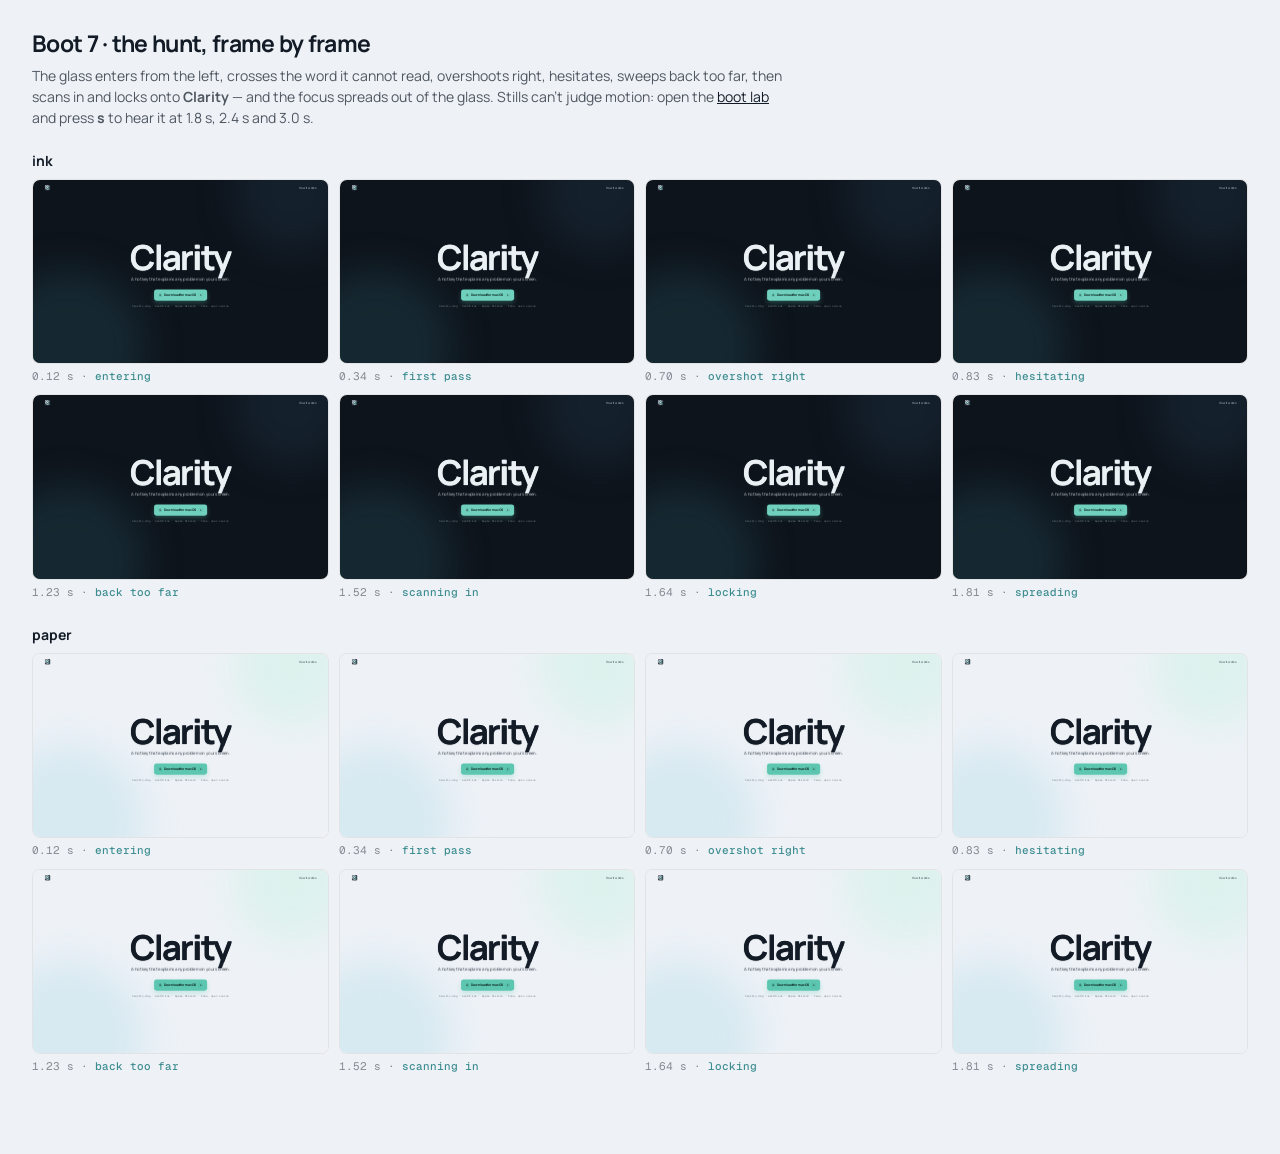
<file: docs/boot7-sheet.html>
<!doctype html>
<html lang="en">
<head>
<meta charset="utf-8">
<meta name="viewport" content="width=device-width, initial-scale=1">
<title>Clarity · boot 7, the hunt</title>
<link rel="stylesheet" href="https://fonts.googleapis.com/css2?family=Manrope:wght@400;500;600;700&family=Geist+Mono:wght@400;500&display=swap">
<style>
:root { --paper: #eef2f7; --ink: #121b26; --ink-70: rgba(18,27,38,.72); --ink-45: rgba(18,27,38,.48); --line: rgba(18,27,38,.12); --lens: #3d8d90;
  --sans: "Manrope", system-ui, sans-serif; --mono: "Geist Mono", ui-monospace, Menlo, monospace; }
* { box-sizing: border-box }
body { margin: 0; padding: 26px clamp(14px,2.5vw,32px) 56px; background: var(--paper); color: var(--ink); font: 15px/1.5 var(--sans); -webkit-font-smoothing: antialiased }
h1 { margin: 0 0 4px; font-size: 23px; font-weight: 700; letter-spacing: -.03em }
.sub { margin: 0 0 22px; color: var(--ink-70); max-width: 84ch; font-size: 14px }
.sub a { color: var(--ink) }
h2 { margin: 0 0 8px; font-size: 14px; font-weight: 700 }
.strip { margin-bottom: 24px }
.frames { display: grid; grid-template-columns: repeat(4, 1fr); gap: 10px }
.shot { position: relative; aspect-ratio: 16/10; border: 1px solid var(--line); border-radius: 8px; overflow: hidden; background: #fff }
.shot iframe { position: absolute; left: 0; top: 0; width: 1440px; height: 900px; border: 0; transform-origin: 0 0 }
.t { margin-top: 5px; font: 400 11px/1.4 var(--mono); color: var(--ink-45) }
.t b { color: var(--lens); font-weight: 500 }
</style>
</head>
<body>
<h1>Boot 7 · the hunt, frame by frame</h1>
<p class="sub">The glass enters from the left, crosses the word it cannot read, overshoots right, hesitates, sweeps back too far, then scans in and locks onto <b>Clarity</b> — and the focus spreads out of the glass. Stills can't judge motion: open the <a href="boot-lab.html?boot=7">boot lab</a> and press <b>s</b> to hear it at 1.8 s, 2.4 s and 3.0 s.</p>

<div id="sheet"></div>

<script>
/* the moments that decide whether the hunt reads: entrance, first crossing,
   the overshoot, the hesitation, the sweep back, the scan, the lock, the spread */
var FRAMES = [
  [ 120, 'entering'], [ 340, 'first pass'], [ 700, 'overshot right'], [ 830, 'hesitating'],
  [1230, 'back too far'], [1520, 'scanning in'], [1640, 'locking'], [1810, 'spreading']
];
var THEMES = [['ink', 'ink'], ['paper', 'paper']];

var sheet = document.getElementById('sheet');
THEMES.forEach(function (th) {
  var strip = document.createElement('div');
  strip.className = 'strip';
  strip.innerHTML = '<h2>' + th[1] + '</h2><div class="frames">' + FRAMES.map(function (f) {
    return '<div><div class="shot"><iframe loading="eager" data-t="' + f[0] +
      '" src="boot-lab.html?boot=7&theme=' + th[0] + '" title="boot 7 at ' + f[0] + 'ms"></iframe></div>' +
      '<div class="t">' + (f[0] / 1000).toFixed(2) + ' s · <b>' + f[1] + '</b></div></div>';
  }).join('') + '</div>';
  sheet.appendChild(strip);
});

function scrub(frame) {
  var doc = frame.contentDocument;
  if (!doc) return;
  var t = +frame.dataset.t;
  doc.getAnimations().forEach(function (a) {
    a.pause();
    try { a.currentTime = t; } catch (e) {}
  });
  var lab = doc.querySelector('.lab');
  if (lab) lab.remove();
}

function fit() {
  document.querySelectorAll('.shot').forEach(function (s) {
    s.querySelector('iframe').style.transform = 'scale(' + (s.clientWidth / 1440) + ')';
  });
}

document.querySelectorAll('iframe').forEach(function (f) {
  f.addEventListener('load', function () { setTimeout(function () { scrub(f); }, 60); });
});
addEventListener('resize', fit);
addEventListener('load', function () { fit(); setTimeout(function () {
  document.querySelectorAll('iframe').forEach(scrub);
}, 400); });
fit();
</script>
</body>
</html>
</file>
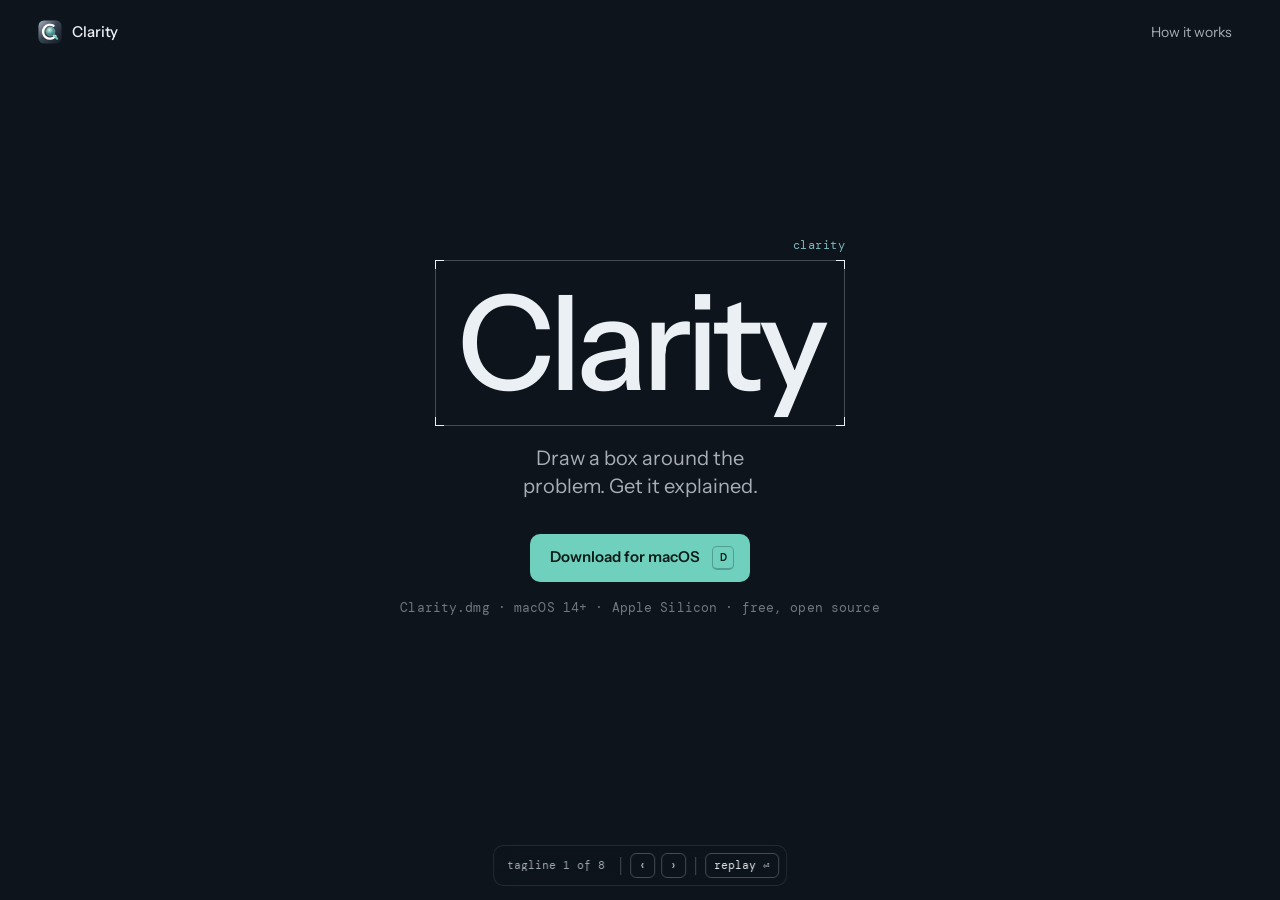
<file: docs/hero-frame.html>
<!doctype html>
<html lang="en">
<head>
<meta charset="utf-8">
<meta name="viewport" content="width=device-width, initial-scale=1">
<title>Clarity · hero, the frame</title>
<link rel="preconnect" href="https://fonts.googleapis.com">
<link rel="stylesheet" href="https://fonts.googleapis.com/css2?family=Instrument+Sans:wght@400;500;600&family=DM+Mono:wght@400;500&display=swap">
<style>
/* One idea: the selection frame. It is the app's gesture (drag a box round a
 * problem) and the site's only moving part. The boot draws it round the word,
 * focus spreads out of it, and afterwards it follows hover and keyboard focus. */
:root {
  --ink: #0e141c; --ink-2: #141c26;
  --fg: #eaf0f4; --fg-70: rgba(234,240,244,.70); --fg-45: rgba(234,240,244,.45); --fg-25: rgba(234,240,244,.25);
  --line: rgba(234,240,244,.10);
  --mint: #6fd1bd; --mint-ink: #0b1b18; --lens: #7fb8bb;
  --sans: "Instrument Sans", -apple-system, BlinkMacSystemFont, "Helvetica Neue", Arial, sans-serif;
  --mono: "DM Mono", ui-monospace, Menlo, monospace;
  --ease-out: cubic-bezier(.2,.7,.2,1); --ease-io: cubic-bezier(.65,0,.35,1);
  --pad: 22px;              /* frame padding round its target */
}
* { box-sizing: border-box; }
html { background: var(--ink); color-scheme: dark; }
body { margin: 0; min-height: 100dvh; background: var(--ink); color: var(--fg); font: 16px/1.5 var(--sans); -webkit-font-smoothing: antialiased; overflow: hidden; }
a { color: inherit; text-decoration: none; }
kbd { font: 500 .82em/1 var(--mono); padding: .35em .5em; border: 1px solid var(--fg-25); border-bottom-width: 2px; border-radius: 5px; color: inherit; }

.nav { position: absolute; top: 0; left: 0; right: 0; height: 64px; display: flex; align-items: center; justify-content: space-between; padding: 0 clamp(20px, 3vw, 40px); }
.brand { display: flex; align-items: center; gap: 10px; font-weight: 500; font-size: 15px; letter-spacing: -.01em; }
.brand svg { width: 24px; height: 24px; border-radius: 6px; display: block; }
.nav a.link { font-size: 14px; color: var(--fg-70); padding: 8px 10px; border-radius: 6px; }
.nav a.link:hover { color: var(--fg); }

.hero { min-height: 100dvh; display: grid; place-items: center; padding: 64px 24px; }
.stack { display: grid; justify-items: center; text-align: center; gap: 0; max-width: 720px; }
.wordmark { margin: 0; font-size: clamp(64px, 11vw, 132px); font-weight: 500; letter-spacing: -.045em; line-height: .92; }
.tagline { margin: 40px 0 0; font-size: clamp(17px, 1.6vw, 20px); line-height: 1.4; color: var(--fg-70); max-width: 34ch; text-wrap: balance; }
.dl { margin-top: 34px; display: inline-flex; align-items: center; gap: 12px; height: 48px; padding: 0 16px 0 20px; border-radius: 10px; background: var(--mint); color: var(--mint-ink); font-weight: 600; font-size: 15px; }
.dl kbd { border-color: rgba(11,27,24,.28); color: var(--mint-ink); }
.fine { margin: 16px 0 0; font: 400 12.5px/1.6 var(--mono); color: var(--fg-45); letter-spacing: .01em; }

/* ---- the frame: four corner ticks, hairline edges, a label */
.frame { position: absolute; left: 0; top: 0; width: 0; height: 0; pointer-events: none; z-index: 5;
  border: 1px solid var(--fg-25);
  transition: left 260ms var(--ease-out), top 260ms var(--ease-out), width 260ms var(--ease-out), height 260ms var(--ease-out), opacity 200ms; }
.frame i { position: absolute; width: 9px; height: 9px; border: 1.5px solid var(--fg); }
.frame i:nth-child(1) { left: -1px; top: -1px; border-right: 0; border-bottom: 0; }
.frame i:nth-child(2) { right: -1px; top: -1px; border-left: 0; border-bottom: 0; }
.frame i:nth-child(3) { right: -1px; bottom: -1px; border-left: 0; border-top: 0; }
.frame i:nth-child(4) { left: -1px; bottom: -1px; border-right: 0; border-top: 0; }
.frame .label { position: absolute; right: -1px; bottom: calc(100% + 10px); font: 400 12px/1 var(--mono); letter-spacing: .04em; color: var(--lens); white-space: nowrap; }
.frame .label b { font-weight: 400; color: var(--fg-45); }

/* ---- boot. Rest state needs no class; .boot runs it once per load. */
.boot .frame { animation: draw 460ms var(--ease-out) both; transform-origin: top left; }
.boot .frame i, .boot .frame .label { animation: appear 200ms 380ms both; }
.boot .wordmark { animation: focus 620ms var(--ease-out) 300ms both; }
.boot .tagline  { animation: focus 560ms var(--ease-out) 720ms both; }
.boot .dl       { animation: focus 520ms var(--ease-out) 860ms both; }
.boot .fine, .boot .nav { animation: appear 480ms var(--ease-out) 1000ms both; }
@keyframes draw   { from { transform: scale(0, 0); opacity: 0; } 30% { opacity: 1; } to { transform: none; opacity: 1; } }
@keyframes appear { from { opacity: 0; } to { opacity: 1; } }
@keyframes focus  { from { opacity: .35; filter: blur(12px); } to { opacity: 1; filter: blur(0); } }
/* the label ticks from the thing it selected to what it became */
.frame .label .a, .frame .label .b { display: inline-block; }
.frame .label .b { display: none; }
.boot .frame .label .a { animation: out 200ms 1150ms both; }
.boot .frame .label .b { display: inline-block; animation: appear 260ms 1300ms both; }
@keyframes out { to { opacity: 0; visibility: hidden; display: none; } }

@media (prefers-reduced-motion: reduce) {
  .boot * { animation-duration: .001ms !important; animation-delay: 0ms !important; }
  .frame { transition: none; }
}

/* ---- lab bar */
.lab { position: fixed; left: 50%; bottom: 14px; transform: translateX(-50%); z-index: 20; display: flex; align-items: center; gap: 6px; padding: 7px; font: 400 11px/1 var(--mono); color: var(--fg-45); background: rgba(14,20,28,.7); border: 1px solid var(--line); border-radius: 10px; backdrop-filter: blur(10px); }
.lab button { font: inherit; color: var(--fg); background: none; border: 1px solid var(--fg-25); border-radius: 6px; padding: 6px 8px; cursor: pointer; }
.lab button[aria-pressed="true"] { background: var(--fg); color: var(--ink); border-color: var(--fg); }
.lab .sep { width: 1px; height: 18px; background: var(--fg-25); margin: 0 3px; }
.lab .name { padding: 0 6px; color: var(--fg-70); max-width: 40ch; overflow: hidden; text-overflow: ellipsis; white-space: nowrap; }
</style>
</head>
<body>
<nav class="nav">
  <a class="brand" href="#">
    <svg viewBox="0 0 100 100" aria-hidden="true">
      <defs>
        <linearGradient id="sq" x1="0" y1="0" x2="1" y2="1"><stop offset="0" stop-color="#a9b4c3"/><stop offset=".45" stop-color="#3a4553"/><stop offset="1" stop-color="#121b26"/></linearGradient>
        <radialGradient id="lens" cx=".38" cy=".32" r=".75"><stop offset="0" stop-color="#cff8e7"/><stop offset=".55" stop-color="#589da1"/><stop offset="1" stop-color="#2f6b72"/></radialGradient>
        <linearGradient id="handle" x1="0" y1="0" x2="1" y2="1"><stop offset="0" stop-color="#8fe3cf"/><stop offset="1" stop-color="#5cc2ad"/></linearGradient>
      </defs>
      <rect x="2" y="2" width="96" height="96" rx="22" fill="url(#sq)"/>
      <circle cx="50" cy="49" r="29" fill="none" stroke="#fff" stroke-width="9.5" stroke-linecap="round" stroke-dasharray="132 60" transform="rotate(38 50 49)"/>
      <line x1="66" y1="64" x2="80" y2="78" stroke="url(#handle)" stroke-width="9" stroke-linecap="round"/>
      <circle cx="52" cy="48" r="18.5" fill="url(#lens)" stroke="#8ddccb" stroke-width="1.6"/>
    </svg>
    Clarity
  </a>
  <a class="link" href="#" data-target data-label="how it works">How it works</a>
</nav>

<main class="hero">
  <div class="stack">
    <h1 class="wordmark" id="wm" data-target data-label="clarity">Clarity</h1>
    <p class="tagline" id="tag">Draw a box around the problem. Get it explained.</p>
    <a class="dl" href="https://github.com/s0hamjain/Clarity/releases/latest" data-target data-label="download">Download for macOS <kbd>D</kbd></a>
    <p class="fine">Clarity.dmg · macOS 14+ · Apple Silicon · free, open source</p>
  </div>
</main>

<div class="frame" id="frame" aria-hidden="true"><i></i><i></i><i></i><i></i><span class="label"><span class="a">problem</span><span class="b">clarity</span></span></div>

<div class="lab" aria-label="Prototype controls">
  <span class="name" id="tname">tagline 1 of 8</span><span class="sep"></span>
  <button type="button" id="prev">‹</button><button type="button" id="next">›</button>
  <span class="sep"></span><button type="button" id="replay">replay ⏎</button>
</div>

<script>
(function () {
  var TAGS = [
    'Draw a box around the problem. Get it explained.',
    'The problem in front of you, made clear.',
    'Point at what’s confusing. Watch it become clear.',
    'One hotkey. The problem explained, then animated.',
    'Explanations for the exact problem on your screen.',
    'Stuck on a problem? Box it. Read it. Watch it.',
    'Any problem on your screen, explained in seconds and animated in a minute.',
    'See the problem. Then really see it.'
  ];
  var i = +(new URLSearchParams(location.search).get('t') || localStorage.getItem('tag') || 0);
  var tag = document.getElementById('tag'), tname = document.getElementById('tname');
  var frame = document.getElementById('frame'), label = frame.querySelector('.label');
  var wm = document.getElementById('wm');

  function place(el, animate) {
    var r = el.getBoundingClientRect(), pad = el === wm ? 22 : 10;
    if (!animate) frame.style.transition = 'none';
    frame.style.left = (r.left - pad) + 'px'; frame.style.top = (r.top - pad) + 'px';
    frame.style.width = (r.width + pad * 2) + 'px'; frame.style.height = (r.height + pad * 2) + 'px';
    if (!animate) { void frame.offsetWidth; frame.style.transition = ''; }
  }
  function setTag(n) {
    i = (n + TAGS.length) % TAGS.length; localStorage.setItem('tag', i);
    tag.textContent = TAGS[i]; tname.textContent = 'tagline ' + (i + 1) + ' of ' + TAGS.length;
    place(wm, false);
  }
  function boot() {
    document.documentElement.classList.remove('boot'); void document.documentElement.offsetWidth;
    place(wm, false);
    document.documentElement.classList.add('boot');
  }
  setTag(i);
  document.fonts.ready.then(boot);

  /* after the boot, the frame follows hover and keyboard focus, then returns */
  var home = wm, current = wm;
  function go(el, text) {
    current = el; place(el, true);
    label.innerHTML = '<span class="b" style="display:inline-block">' + text + '</span>';
  }
  document.querySelectorAll('[data-target]').forEach(function (el) {
    el.addEventListener('mouseenter', function () { if (document.documentElement.classList.contains('boot')) go(el, el.dataset.label); });
    el.addEventListener('focus', function () { go(el, el.dataset.label); });
    el.addEventListener('mouseleave', function () { go(home, 'clarity'); });
    el.addEventListener('blur', function () { go(home, 'clarity'); });
  });
  addEventListener('resize', function () { place(current, false); });

  document.getElementById('prev').addEventListener('click', function () { setTag(i - 1); });
  document.getElementById('next').addEventListener('click', function () { setTag(i + 1); });
  document.getElementById('replay').addEventListener('click', function () { label.innerHTML = '<span class="a">problem</span><span class="b">clarity</span>'; boot(); });
  addEventListener('keydown', function (e) {
    if (e.key === 'ArrowRight') setTag(i + 1);
    else if (e.key === 'ArrowLeft') setTag(i - 1);
    else if (e.key === 'Enter' || e.key === 'r') { label.innerHTML = '<span class="a">problem</span><span class="b">clarity</span>'; boot(); }
    else if (/^[1-8]$/.test(e.key)) setTag(+e.key - 1);
  });
})();
</script>
</body>
</html>
</file>
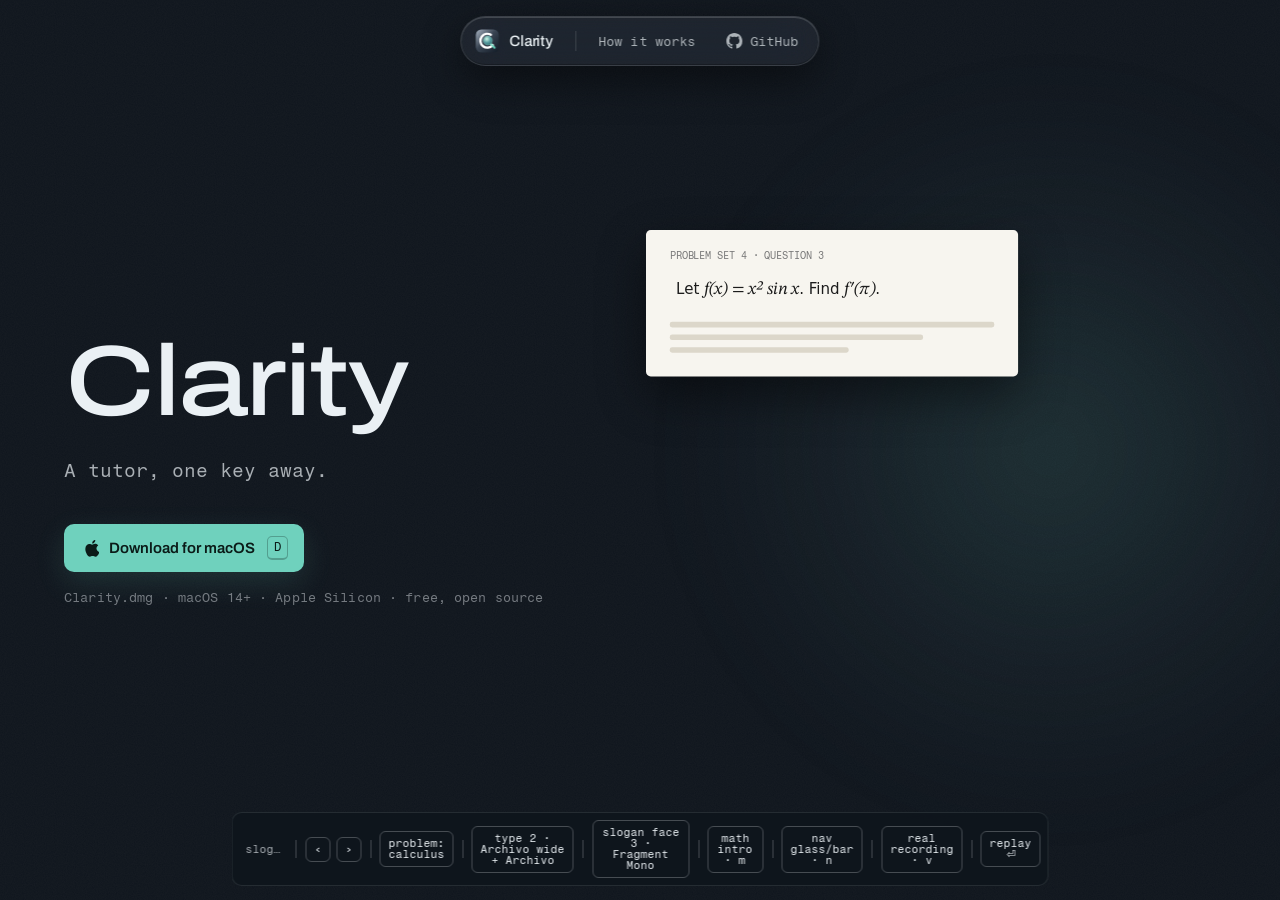
<file: docs/hero-split.html>
<!doctype html>
<html lang="en">
<head>
<meta charset="utf-8">
<meta name="viewport" content="width=device-width, initial-scale=1">
<title>Clarity · hero, split</title>
<link rel="preconnect" href="https://fonts.googleapis.com">
<link rel="stylesheet" href="https://fonts.googleapis.com/css2?family=Host+Grotesk:wght@400;500;600&family=Archivo:wdth,wght@62..125,400..600&family=Familjen+Grotesk:wght@400;500;600&family=Newsreader:opsz,wght@6..72,400..600&family=Young+Serif&family=Hanken+Grotesk:wght@400;500;600&family=Funnel+Display:wght@400;500;600&family=Funnel+Sans:wght@400;500;600&family=Fragment+Mono&family=Noto+Sans+Math&family=STIX+Two+Text:ital@1&display=swap">
<style>
/* Layout A: name, promise, action on the left; the product proving it on the
 * right. The right column is the app's own two windows, rebuilt from its CSS
 * (desktop/clarity/ui/shared/base.css, spotlight.css, result.css), answering
 * a problem that sits on the page. The problem alternates on each reload. */
:root {
  --ink: #0e141c; --ink-2: #141c26;
  --fg: #eaf0f4; --fg-70: rgba(234,240,244,.70); --fg-45: rgba(234,240,244,.45); --fg-25: rgba(234,240,244,.25); --line: rgba(234,240,244,.10);
  --mint: #6fd1bd; --mint-ink: #0b1b18; --lens: #7fb8bb; --glass-hi: #cff8e7;
  --sans: "Host Grotesk", -apple-system, BlinkMacSystemFont, "Helvetica Neue", Arial, sans-serif;
  --slogan: "Newsreader", "Times New Roman", serif; --slogan-weight: 400; --slogan-size: clamp(20px, 1.75vw, 25px);
  --display: var(--sans); --display-weight: 500; --display-track: -.04em; --display-stretch: 100%; --display-size: clamp(56px, 7.2vw, 104px);
  --mono: "Fragment Mono", ui-monospace, Menlo, monospace; --math: "STIX Two Text", "Times New Roman", serif;
  --ease-out: cubic-bezier(.2,.7,.2,1); --ease-in: cubic-bezier(.6,0,.9,.4);
  /* the app's own tokens (base.css) */
  --panel: rgba(20,20,24,.92); --text: rgba(255,255,255,.92); --text-dim: rgba(255,255,255,.55); --text-faint: rgba(255,255,255,.38);
  --stroke: rgba(255,255,255,.10); --field: rgba(255,255,255,.07); --accent: #6fd1bd; --radius: 12px;
  --app-font: -apple-system, BlinkMacSystemFont, "SF Pro Text", system-ui, sans-serif;
}

/* ---- six type pairings, switched with f. 1 is the default. */
[data-slogan="2"] { --slogan: "Host Grotesk", sans-serif; --slogan-weight: 400; --slogan-size: clamp(18px, 1.55vw, 22px); }
[data-slogan="3"] { --slogan: "Fragment Mono", monospace; --slogan-weight: 400; --slogan-size: clamp(18px, 1.5vw, 22px); }
[data-font="2"] { --sans: "Archivo", sans-serif; --display: "Archivo", sans-serif; --display-stretch: 122%; --display-weight: 500; --display-track: -.02em; --display-size: clamp(60px, 7.8vw, 112px); }
[data-font="3"] { --sans: "Familjen Grotesk", sans-serif; --display: var(--sans); --display-weight: 500; --display-track: -.035em; }
[data-font="4"] { --sans: "Host Grotesk", sans-serif; --display: "Newsreader", "Times New Roman", serif; --display-weight: 400; --display-track: -.03em; --display-size: clamp(60px, 8vw, 116px); }
[data-font="5"] { --sans: "Hanken Grotesk", sans-serif; --display: "Young Serif", Georgia, serif; --display-weight: 400; --display-track: -.025em; --display-size: clamp(54px, 7vw, 100px); }
[data-font="6"] { --sans: "Funnel Sans", sans-serif; --display: "Funnel Display", sans-serif; --display-weight: 500; --display-track: -.03em; }
* { box-sizing: border-box; }
html { background: var(--ink); color-scheme: dark; }
.grain { position: fixed; inset: -50%; pointer-events: none; z-index: 1; opacity: .06; mix-blend-mode: screen;
  background-image: url("data:image/svg+xml;utf8,<svg xmlns='http://www.w3.org/2000/svg' width='160' height='160'><filter id='n'><feTurbulence type='fractalNoise' baseFrequency='.9' numOctaves='2' stitchTiles='stitch'/><feColorMatrix values='0 0 0 0 1 0 0 0 0 1 0 0 0 0 1 0 0 0 .6 0'/></filter><rect width='160' height='160' filter='url(%23n)'/></svg>");
  animation: grain 900ms steps(3) infinite; }
@keyframes grain { 0% { transform: translate(0,0) } 33% { transform: translate(-2%,1%) } 66% { transform: translate(1%,-2%) } 100% { transform: translate(0,0) } }
.glow { position: absolute; width: 60vw; height: 60vw; max-width: 900px; max-height: 900px; right: -12vw; top: 50%; transform: translateY(-50%); border-radius: 50%; pointer-events: none; z-index: 0;
  background: radial-gradient(circle, rgba(111,209,189,.14), rgba(88,157,161,.06) 40%, transparent 68%); filter: blur(40px); }
body { margin: 0; min-height: 100dvh; background: var(--ink); color: var(--fg); font: 16px/1.5 var(--sans); -webkit-font-smoothing: antialiased; overflow: hidden; }
a { color: inherit; text-decoration: none; }
kbd { font: 500 .82em/1 var(--mono); padding: .35em .5em; border: 1px solid var(--fg-25); border-bottom-width: 2px; border-radius: 5px; }

.nav { position: absolute; top: 0; left: 0; right: 0; height: 56px; display: flex; align-items: center; justify-content: space-between; padding: 0 clamp(20px, 3vw, 40px); z-index: 6;
  background: rgba(14,20,28,.55); border-bottom: 1px solid var(--line); backdrop-filter: blur(12px); -webkit-backdrop-filter: blur(12px); }
.nav .links { display: flex; align-items: center; gap: 6px; }
.nav .links .gh { display: inline-flex; align-items: center; gap: 8px; }
.nav .links .gh svg { width: 16px; height: 16px; }
/* the glass menu: macOS Tahoe's floating toolbar, moved to the top */
[data-nav="glass"] .nav { top: 16px; left: 50%; right: auto; transform: translateX(-50%); width: auto; height: 50px; padding: 0 6px 0 8px; gap: 4px;
  border: 1px solid rgba(255,255,255,.12); border-radius: 999px; background: rgba(255,255,255,.055);
  backdrop-filter: blur(22px) saturate(1.5); -webkit-backdrop-filter: blur(22px) saturate(1.5);
  box-shadow: inset 0 1px 0 rgba(255,255,255,.16), inset 0 -1px 0 rgba(0,0,0,.25), 0 14px 40px rgba(0,0,0,.45); }
[data-nav="glass"] .brand { padding: 0 12px 0 6px; }
[data-nav="glass"] .nav .links { gap: 2px; }
[data-nav="glass"] .nav .links::before { content: ""; width: 1px; height: 20px; background: rgba(255,255,255,.14); margin: 0 6px; }
[data-nav="glass"] .nav a.link { height: 38px; display: inline-flex; align-items: center; padding: 0 14px; border-radius: 999px; color: var(--fg-70); transition: background 160ms, color 160ms; }
[data-nav="glass"] .nav a.link:hover { background: rgba(255,255,255,.10); color: var(--fg); }
[data-nav="glass"] .hero { padding-top: 100px; }
.brand { display: flex; align-items: center; gap: 10px; font-weight: 500; font-size: 15px; letter-spacing: -.01em; }
.brand svg { width: 24px; height: 24px; border-radius: 6px; display: block; }
.nav a.link { font: 400 13px/1 var(--mono); letter-spacing: .01em; color: var(--fg-70); padding: 8px 10px; border-radius: 6px; }
.nav a.link:hover { color: var(--fg); }

.hero { min-height: 100dvh; display: grid; grid-template-columns: minmax(0, 1fr) minmax(0, 1.1fr); align-items: center; gap: clamp(32px, 5vw, 80px); padding: 88px clamp(20px, 5vw, 72px) 56px; max-width: 1360px; margin-inline: auto; }
@media (max-width: 860px) { .hero { grid-template-columns: 1fr; align-items: start; padding-top: 84px; gap: 28px; } body { overflow: auto; } }
.copy { display: grid; justify-items: start; gap: 0; }
.wordmark .l { display: inline; }
.wordmark .l.sym { display: inline-block; width: var(--w); text-align: center; font-family: "Noto Sans Math", var(--math), serif; font-weight: 400; font-stretch: 100%; font-size: .96em; letter-spacing: 0; color: var(--fg-70); vertical-align: baseline; }
.wordmark { position: relative; }
.wordmark .caret { display: none; position: absolute; left: var(--cx, 0px); top: .12em; width: .07em; height: .74em; background: var(--mint); }
.wordmark.typing .caret { display: inline-block; animation: blink 1s steps(1) infinite; }
.wordmark { margin: 0; font-family: var(--display); font-size: var(--display-size); font-weight: var(--display-weight); font-stretch: var(--display-stretch); letter-spacing: var(--display-track); line-height: .92; }
.slogan { margin: 30px 0 0; font-family: var(--slogan); font-weight: var(--slogan-weight); font-size: var(--slogan-size); line-height: 1.35;
  font-variation-settings: "opsz" 24; color: var(--fg-70); max-width: 26ch; text-wrap: balance; }
.dl { margin-top: 40px; display: inline-flex; align-items: center; gap: 12px; height: 48px; padding: 0 16px 0 20px; border-radius: 10px; background: var(--mint); color: var(--mint-ink); font-weight: 600; font-size: 15px; transition: transform 180ms var(--ease-out), box-shadow 180ms var(--ease-out); box-shadow: 0 10px 30px rgba(111,209,189,.14); }
.dl:hover { transform: translateY(-1px); box-shadow: 0 14px 36px rgba(111,209,189,.22); }
.dl kbd { border-color: rgba(11,27,24,.28); color: var(--mint-ink); }
.dl .apple { width: 15px; height: 18px; margin-right: -2px; }
.fine { margin: 16px 0 0; font: 400 12.5px/1.6 var(--mono); color: var(--fg-45); letter-spacing: .01em; }

/* ---- the stage: fixed design size, scaled to the column */
.stagewrap { position: relative; width: 100%; aspect-ratio: 720 / 660; perspective: 1400px; z-index: 2; }
.hero .copy { position: relative; z-index: 2; }
.real { position: absolute; left: 0; top: 0; width: 100%; border-radius: 10px; box-shadow: 0 24px 60px rgba(0,0,0,.45); }
.stage { position: absolute; left: 0; top: 0; width: 720px; height: 660px; transform-origin: top left; transform: scale(var(--s, 1)); }
.tilt { position: absolute; inset: 0; transform-style: preserve-3d; transform: rotateY(var(--ry, 0deg)) rotateX(var(--rx, 0deg)); transition: transform 320ms var(--ease-out); }
.tilt .doc { transform: translateZ(0); } .tilt .res { transform: translateZ(28px); }
/* the fragment of a page the problem lives on */
.doc { position: absolute; left: 0; top: 24px; width: 470px; padding: 26px 30px 30px; background: #f7f5ef; color: #1c1c1c; border-radius: 6px; box-shadow: 0 24px 60px rgba(0,0,0,.45); font-family: var(--app-font); }
.doc .t { font: 400 12px/1 var(--mono); color: #7a7a7a; letter-spacing: .04em; text-transform: uppercase; }
.doc .q { position: relative; margin-top: 16px; font-size: 19px; line-height: 1.45; padding: 6px 8px; }
.doc .q .math { font-family: var(--math); font-style: italic; font-size: 22px; }
.doc pre { margin: 14px 0 0; padding: 12px 14px; background: #eeeae0; border-radius: 6px; font: 400 12.5px/1.55 var(--mono); color: #222; overflow: hidden; position: relative; }
.doc pre b { font-weight: 500; color: #a33; }
.doc .lines { margin-top: 18px; display: grid; gap: 9px; } .doc .lines i { display: block; height: 7px; border-radius: 3px; background: #dcd7ca; } .doc .lines i:nth-child(2) { width: 78%; } .doc .lines i:nth-child(3) { width: 55%; }
.sel { position: absolute; inset: -2px -4px; border: 1.5px dashed rgba(20,20,24,.9); border-radius: 4px; opacity: 0; transform: scale(1.04); }
.sel.on { animation: sel-in 340ms var(--ease-out) forwards; }
@keyframes sel-in { to { opacity: 1; transform: none; } }
.dim { position: absolute; inset: 0; background: rgba(0,0,0,.28); opacity: 0; transition: opacity 200ms; border-radius: 6px; pointer-events: none; }
.dim.on { opacity: 1; }
.cursor { position: absolute; width: 14px; height: 14px; opacity: 0; z-index: 9; pointer-events: none; transition: opacity 160ms, left 420ms var(--ease-out), top 420ms var(--ease-out); }
.cursor::before, .cursor::after { content: ""; position: absolute; background: #fff; box-shadow: 0 0 0 1px rgba(0,0,0,.5); }
.cursor::before { left: 6px; top: 0; width: 1.5px; height: 14px; } .cursor::after { top: 6px; left: 0; height: 1.5px; width: 14px; }
.cursor.on { opacity: 1; }
.keys { position: absolute; left: 30px; top: -46px; display: flex; gap: 6px; opacity: 0; transition: opacity 200ms; }
.keys.on { opacity: 1; }
.keys kbd { font-size: 12px; padding: 7px 9px; color: var(--fg); background: var(--ink-2); border-color: var(--fg-25); transition: transform 90ms, border-bottom-width 90ms, background 90ms; }
.keys kbd.down { transform: translateY(2px); border-bottom-width: 1px; background: rgba(111,209,189,.25); border-color: var(--mint); }

/* the app's spotlight box (spotlight.css): 680×96 → here 470 wide, same proportions */
.spot { position: absolute; left: 0; top: 290px; width: 470px; height: 66px; display: flex; align-items: center; gap: 10px; padding: 0 12px;
  background: var(--panel); border: .5px solid var(--stroke); border-radius: var(--radius); box-shadow: 0 12px 32px rgba(0,0,0,.45);
  font: 13px/1.5 var(--app-font); color: var(--text); opacity: 0; transform: translateZ(20px) scale(.96); }
.spot.shown { opacity: 1; transform: translateZ(20px); transition: opacity 180ms ease-out, transform 180ms ease-out; }
.spot.leaving { opacity: 0; transform: translateZ(20px) scale(.98); transition: opacity 120ms ease-in, transform 120ms ease-in; }
.spot .thumb { width: 46px; height: 34px; border-radius: 5px; border: .5px solid var(--stroke); background: #f7f5ef; flex: none; }
.spot .field { flex: 1; font-size: 14px; white-space: nowrap; overflow: hidden; }
.spot .field .ph { color: var(--text-faint); }
.spot .caret { display: inline-block; width: 1px; height: 14px; background: var(--accent); vertical-align: -2px; animation: blink 1s steps(1) infinite; }
.spot .hint kbd { font: inherit; font-size: 11px; padding: 2px 6px; border: .5px solid var(--stroke); border-radius: 5px; background: var(--field); color: var(--text-faint); }
@keyframes blink { 0%,100% { opacity: 1 } 50% { opacity: 0 } }

/* the app's result box (result.css): 440×680 → 330 wide here */
.res { position: absolute; right: 0; top: 104px; width: 330px; min-height: 300px; display: flex; flex-direction: column;
  background: var(--panel); border: .5px solid var(--stroke); border-radius: var(--radius); box-shadow: 0 12px 32px rgba(0,0,0,.45);
  font: 13px/1.5 var(--app-font); color: var(--text); opacity: 0; }
.res.shown { opacity: 1; transition: opacity 150ms ease-out; }
.res .header { display: flex; align-items: center; justify-content: space-between; height: 34px; padding: 0 8px 0 14px; border-bottom: .5px solid var(--stroke); flex: none; }
.res .title { font-size: 12px; font-weight: 500; letter-spacing: .02em; color: var(--text-dim); }
.res .close { width: 22px; height: 22px; display: grid; place-items: center; border-radius: 5px; color: var(--text-dim); font-size: 11px; }
.res .body { padding: 12px 16px 16px; flex: 1; min-height: 0; overflow: hidden; }
.res .status { font-size: 12px; color: var(--text-dim); }
.res .status.working::after { content: ""; display: inline-block; width: 4px; height: 4px; margin-left: 6px; vertical-align: 2px; border-radius: 50%; background: var(--accent); animation: pulse 1.4s ease-in-out infinite; }
.res .status.done { color: var(--text-faint); }
@keyframes pulse { 0%,100% { opacity: .25 } 50% { opacity: 1 } }
.res .ex { margin-top: 12px; display: grid; gap: 8px; }
.res .ex p { margin: 0; opacity: 0; transform: translateY(4px); transition: opacity 260ms var(--ease-out), transform 260ms var(--ease-out); }
.res .ex p.on { opacity: 1; transform: none; }
.res .ex .math { font-family: var(--math); font-style: italic; color: var(--glass-hi); }
.res .ex code { padding: 1px 4px; border-radius: 4px; background: var(--field); font: 11.5px var(--mono); }
.res .ex b { font-weight: 600; }
.res .ex pre { margin: 0; padding: 8px 10px; border: .5px solid var(--stroke); border-radius: 8px; background: rgba(0,0,0,.35); font: 11.5px/1.5 var(--mono); overflow: hidden; opacity: 0; transform: translateY(4px); transition: opacity 260ms var(--ease-out), transform 260ms var(--ease-out); }
.res .ex pre.on { opacity: 1; transform: none; }
.res .ex pre code { padding: 0; background: none; }
.res .video { margin-top: 14px; aspect-ratio: 16 / 9; border-radius: 8px; background: #000; overflow: hidden; opacity: 0; transition: opacity 300ms var(--ease-out); }
.res .video.on { opacity: 1; }
.res .video svg, .res .video video { display: block; width: 100%; height: 100%; }
/* clip A: a curve and its tangent */
.clip .axis { stroke: rgba(255,255,255,.35); stroke-width: 1; }
.clip .curve { stroke: var(--mint); stroke-width: 2.2; fill: none; stroke-dasharray: 600; stroke-dashoffset: 600; }
.clip .tan { stroke: #ffd98a; stroke-width: 1.6; opacity: 0; } .clip .pt { fill: #fff; opacity: 0; }
.video.on .clip .curve { animation: draw 1.8s var(--ease-out) forwards; }
.video.on .clip .tan, .video.on .clip .pt { animation: appear 300ms 1.7s forwards; }
.video.on .clip .mover { animation: slide 3s 1.9s ease-in-out infinite alternate; }
@keyframes draw { to { stroke-dashoffset: 0; } } @keyframes appear { to { opacity: 1; } } @keyframes slide { to { transform: translateX(110px); } }
/* clip B: an array with two pointers */
.clipb rect { fill: rgba(255,255,255,.08); stroke: rgba(255,255,255,.35); }
.clipb text { fill: rgba(255,255,255,.85); font: 12px var(--mono); text-anchor: middle; }
.clipb .lo, .clipb .hi { font-size: 11px; fill: var(--mint); }
.clipb .hi { fill: #ffd98a; }
.video.on .clipb .lo { animation: lo-walk 3.2s .4s steps(1) forwards; } .video.on .clipb .hi { animation: hi-walk 3.2s .4s steps(1) forwards; }
.video.on .clipb .mid { animation: mid-flash 3.2s .4s steps(1) forwards; }
@keyframes lo-walk { 0% { transform: translateX(0) } 33% { transform: translateX(140px) } 66% { transform: translateX(175px) } 100% { transform: translateX(210px) } }
@keyframes hi-walk { 0% { transform: translateX(0) } 33% { transform: translateX(0) } 66% { transform: translateX(0) } 100% { transform: translateX(0) } }
@keyframes mid-flash { 0% { opacity: 0 } 10% { opacity: 1; transform: translateX(105px) } 33% { opacity: 1; transform: translateX(175px) } 66% { opacity: 1; transform: translateX(210px) } 100% { opacity: 1; transform: translateX(210px) } }

/* ---- boot: the left column focuses in fast; the stage runs its own script */
/* the word comes into focus on its own first; only then does the rest arrive */
.boot .wordmark { animation: focus 640ms var(--ease-out) 0ms both; will-change: filter, opacity, transform; }
/* with the math intro on, the rest waits for the word to finish typing (--after, set by JS) */
.boot .slogan { animation: focus 520ms var(--ease-out) calc(var(--after, 0ms) + 380ms) both; }
.boot .dl { animation: focus 480ms var(--ease-out) calc(var(--after, 0ms) + 520ms) both; }
.boot .fine, .boot .nav { animation: appear 480ms var(--ease-out) calc(var(--after, 0ms) + 640ms) both; }
.boot .doc { animation: rise 640ms var(--ease-out) calc(var(--after, 0ms) + 700ms) both; }
.boot .glow { animation: appear 1200ms var(--ease-out) 300ms both; }
@keyframes focus { from { opacity: 0; filter: blur(8px); transform: translateY(6px); } 60% { opacity: 1; } to { opacity: 1; filter: blur(0); transform: none; } }
@keyframes rise { from { opacity: 0; transform: translateY(14px); } to { opacity: 1; transform: none; } }
@media (prefers-reduced-motion: reduce) { .boot * { animation-duration: .001ms !important; animation-delay: 0ms !important; } }

.lab { position: fixed; left: 50%; bottom: 14px; transform: translateX(-50%); z-index: 20; display: flex; align-items: center; gap: 6px; padding: 7px; font: 400 11px/1 var(--mono); color: var(--fg-45); background: rgba(14,20,28,.7); border: 1px solid var(--line); border-radius: 10px; backdrop-filter: blur(10px); }
.lab button { font: inherit; color: var(--fg); background: none; border: 1px solid var(--fg-25); border-radius: 6px; padding: 6px 8px; cursor: pointer; }
.lab .sep { width: 1px; height: 18px; background: var(--fg-25); margin: 0 3px; }
.lab .name { padding: 0 6px; color: var(--fg-70); max-width: 44ch; overflow: hidden; text-overflow: ellipsis; white-space: nowrap; }
</style>
</head>
<body>
<nav class="nav">
  <a class="brand" href="#">
    <svg viewBox="0 0 100 100" aria-hidden="true">
      <defs>
        <linearGradient id="sq" x1="0" y1="0" x2="1" y2="1"><stop offset="0" stop-color="#a9b4c3"/><stop offset=".45" stop-color="#3a4553"/><stop offset="1" stop-color="#121b26"/></linearGradient>
        <radialGradient id="lens" cx=".38" cy=".32" r=".75"><stop offset="0" stop-color="#cff8e7"/><stop offset=".55" stop-color="#589da1"/><stop offset="1" stop-color="#2f6b72"/></radialGradient>
        <linearGradient id="handle" x1="0" y1="0" x2="1" y2="1"><stop offset="0" stop-color="#8fe3cf"/><stop offset="1" stop-color="#5cc2ad"/></linearGradient>
      </defs>
      <rect x="2" y="2" width="96" height="96" rx="22" fill="url(#sq)"/>
      <circle cx="50" cy="49" r="29" fill="none" stroke="#fff" stroke-width="9.5" stroke-linecap="round" stroke-dasharray="132 60" transform="rotate(38 50 49)"/>
      <line x1="66" y1="64" x2="80" y2="78" stroke="url(#handle)" stroke-width="9" stroke-linecap="round"/>
      <circle cx="52" cy="48" r="18.5" fill="url(#lens)" stroke="#8ddccb" stroke-width="1.6"/>
    </svg>
    Clarity
  </a>
  <div class="links">
    <a class="link" href="#">How it works</a>
    <a class="link gh" href="https://github.com/s0hamjain/Clarity"><svg viewBox="0 0 16 16" fill="currentColor" aria-hidden="true"><path d="M8 0C3.58 0 0 3.58 0 8c0 3.54 2.29 6.53 5.47 7.59.4.07.55-.17.55-.38 0-.19-.01-.82-.01-1.49-2.01.37-2.53-.49-2.69-.94-.09-.23-.48-.94-.82-1.13-.28-.15-.68-.52-.01-.53.63-.01 1.08.58 1.23.82.72 1.21 1.87.87 2.33.66.07-.52.28-.87.51-1.07-1.78-.2-3.64-.89-3.64-3.95 0-.87.31-1.59.82-2.15-.08-.2-.36-1.02.08-2.12 0 0 .67-.21 2.2.82.64-.18 1.32-.27 2-.27.68 0 1.36.09 2 .27 1.53-1.04 2.2-.82 2.2-.82.44 1.1.16 1.92.08 2.12.51.56.82 1.27.82 2.15 0 3.07-1.87 3.75-3.65 3.95.29.25.54.73.54 1.48 0 1.07-.01 1.93-.01 2.2 0 .21.15.46.55.38A8.013 8.013 0 0016 8c0-4.42-3.58-8-8-8z"/></svg>GitHub</a>
  </div>
</nav>

<div class="grain" aria-hidden="true"></div>
<div class="glow" aria-hidden="true"></div>
<main class="hero">
  <div class="copy">
    <h1 class="wordmark" id="wm" aria-label="Clarity"><span class="l">C</span><span class="l">l</span><span class="l">a</span><span class="l">r</span><span class="l">i</span><span class="l">t</span><span class="l">y</span><span class="caret" aria-hidden="true"></span></h1>
    <p class="slogan" id="slogan">A tutor, one key away.</p>
    <a class="dl" href="https://github.com/s0hamjain/Clarity/releases/latest"><svg class="apple" viewBox="0 0 17 20" aria-hidden="true"><path fill="currentColor" d="M14.1 10.6c0-2.3 1.9-3.4 2-3.5-1.1-1.6-2.8-1.8-3.4-1.8-1.4-.1-2.8.9-3.5.9-.7 0-1.9-.8-3.1-.8C4 5.4 1.5 7.4 1.5 11.1c0 1.1.2 2.2.6 3.4.5 1.6 2.5 5.4 4.5 5.4 1.1 0 1.8-.7 3.2-.7 1.3 0 2 .7 3.2.7 2.1 0 3.9-3.5 4.4-5.1-2.8-1.3-3.3-3.8-3.3-4.2zM11.9 3.6c.6-.7 1-1.8.9-2.8-.9 0-2 .6-2.6 1.4-.6.7-1.1 1.8-.9 2.8 1 .1 2-.5 2.6-1.4z"/></svg>Download for macOS <kbd>D</kbd></a>
    <p class="fine">Clarity.dmg · macOS 14+ · Apple Silicon · free, open source</p>
  </div>

  <div class="stagewrap" id="stagewrap"><div class="stage" id="stage"><div class="tilt" id="tilt">
    <div class="cursor" id="cursor" aria-hidden="true"></div>
    <div class="keys" id="keys" aria-hidden="true"><kbd>⌘</kbd><kbd>⇧</kbd><kbd>E</kbd></div>
    <div class="doc" id="doc" aria-hidden="true">
      <div class="t" id="doc-t">Problem set 4 · question 3</div>
      <div class="q" id="doc-q"></div>
      <div class="lines"><i></i><i></i><i></i></div>
      <div class="dim" id="dim"></div>
    </div>
    <div class="spot" id="spot" aria-hidden="true"><div class="thumb"></div><div class="field"><span id="typed"></span><span class="caret"></span><span class="ph" id="ph">Add context… (why is my binary search not working?)</span></div><div class="hint"><kbd>↓</kbd> <kbd>↵</kbd></div></div>
    <div class="res" id="res" aria-hidden="true">
      <div class="header"><span class="title">Clarity</span><span class="close">✕</span></div>
      <div class="body">
        <div class="status working" id="status">Reading the problem…</div>
        <div class="ex" id="ex"></div>
        <div class="video" id="video"></div>
      </div>
    </div>
  </div></div>
  <video class="real" id="real" src="captures/capture-flow@2x.mp4" poster="captures/capture-flow-poster@2x.png" muted playsinline loop hidden></video></div>
</main>

<div class="lab" aria-label="Prototype controls">
  <span class="name" id="sname">slogan 1 of 6</span><span class="sep"></span>
  <button type="button" id="prev">‹</button><button type="button" id="next">›</button>
  <span class="sep"></span><button type="button" id="prob">problem: calculus</button>
  <span class="sep"></span><button type="button" id="font">type 2 · Archivo</button>
  <span class="sep"></span><button type="button" id="sface">slogan face 1 · Newsreader</button>
  <span class="sep"></span><button type="button" id="math-btn">math intro · m</button>
  <span class="sep"></span><button type="button" onclick="dispatchEvent(new KeyboardEvent('keydown',{key:'n'}))">nav glass/bar · n</button>
  <span class="sep"></span><button type="button" id="real-btn">real recording · v</button>
  <span class="sep"></span><button type="button" id="replay">replay ⏎</button>
</div>

<script>
(function () {
  var SLOGANS = [
    'A tutor, one key away.',
    'A tutor for whatever is on your screen.',
    'Your tutor is one key away.',
    'The tutor that’s already on your screen.',
    'A tutor at your hands.',
    'Tutoring, at the speed of a key.'
  ];
  var PROBLEMS = {
    calculus: {
      title: 'Problem set 4 · question 3',
      q: 'Let <span class="math">f(x) = x² sin x</span>. Find <span class="math">f′(π)</span>.',
      ask: 'why does the x² term disappear at π?',
      lines: [
        '<b>Step 1 — Recognise the shape.</b> <span class="math">f</span> is a product, so use the product rule: <span class="math">(uv)′ = u′v + uv′</span>.',
        '<b>Step 2 — Differentiate each factor.</b> With <span class="math">u = x²</span> and <span class="math">v = sin x</span>: <span class="math">f′(x) = 2x sin x + x² cos x</span>.',
        '<b>Step 3 — Evaluate at π.</b> <span class="math">sin π = 0</span>, so the first term vanishes: <span class="math">f′(π) = π² cos π = −π²</span>.'
      ],
      clip: '<svg class="clip" viewBox="0 0 320 180"><line class="axis" x1="20" y1="120" x2="300" y2="120"/><line class="axis" x1="60" y1="20" x2="60" y2="160"/><path class="curve" d="M 30 121 C 60 121, 75 60, 105 60 S 150 118, 175 118 S 225 60, 250 60 S 285 115, 300 118"/><g class="mover"><line class="tan" x1="70" y1="112" x2="150" y2="62"/><circle class="pt" cx="110" cy="87" r="3.5"/></g></svg>'
    },
    code: {
      title: 'binary_search.py',
      q: '<pre>def binary_search(arr, target):\n    lo, hi = 0, len(arr)\n    while lo &lt; hi:\n        mid = (lo + hi) // 2\n        if arr[mid] &lt; target: <b>lo = mid</b>\n        else: hi = mid\n    return lo</pre>',
      ask: 'why is my binary search not working? visualize where it\u2019s messing up',
      lines: [
        '<b>Step 1 — What the loop is supposed to do.</b> Each pass should shrink the window <code>[lo, hi)</code> strictly. As long as it gets smaller every time, the loop has to end.',
        '<b>Step 2 — Where it stops shrinking.</b> <code>mid = (lo + hi) // 2</code> rounds down. When <code>hi - lo == 1</code>, <code>mid == lo</code>, so <code>lo = mid</code> assigns <code>lo</code> to itself and the window never changes.',
        '<b>Step 3 — The fix.</b> Move past the midpoint you already checked:',
        '<pre><code>lo = mid + 1     # instead of lo = mid</code></pre>'
      ],
      clip: '<video src="captures/placeholder-scene.mp4" muted playsinline loop autoplay style="display:block;width:100%;height:100%;object-fit:cover"></video>',
      clipSvg: '<svg class="clipb" viewBox="0 0 320 180"><g>' + [1,3,4,6,7,8,10,12].map(function (v, i) { return '<rect x="' + (22 + i * 35) + '" y="70" width="30" height="30" rx="4"/><text x="' + (37 + i * 35) + '" y="90">' + v + '</text>'; }).join('') + '</g><text class="lo" x="37" y="58">lo</text><text class="hi" x="282" y="122">hi</text><text class="mid" x="37" y="140" style="fill:#fff;opacity:0">mid</text><text x="160" y="160" style="fill:rgba(255,255,255,.6);font-size:11px">hi − lo == 1 → mid == lo → lo = mid: the window never moves</text></svg>'
    }
  };

  var FONTS = ['Host Grotesk', 'Archivo wide + Archivo', 'Familjen Grotesk', 'Newsreader + Host Grotesk', 'Young Serif + Hanken Grotesk', 'Funnel Display + Funnel Sans'];
  var fi = +(new URLSearchParams(location.search).get('f') || localStorage.getItem('font') || 2);
  function setFont(n) { fi = ((n - 1 + FONTS.length) % FONTS.length) + 1; localStorage.setItem('font', fi); document.documentElement.dataset.font = fi; document.getElementById('font').textContent = 'type ' + fi + ' · ' + FONTS[fi - 1]; }
  var reduced = matchMedia('(prefers-reduced-motion: reduce)').matches;
  /* the word arrives as symbols a maths student knows, then types itself */
  var SYM = { C: '\u2102', l: '\u2113', a: '\u03b1', r: '\u221a', i: '\u{1d456}', t: '\u03c4', y: '\u03b3' };
  var math = (localStorage.getItem('math2') || '0') === '1';
  var wmEl = document.getElementById('wm'), letters = wmEl.querySelectorAll('.l');
  function lockWidths() { letters.forEach(function (el) { el.classList.remove('sym'); el.textContent = el.dataset.ch; }); letters.forEach(function (el) { el.style.setProperty('--w', el.getBoundingClientRect().width + 'px'); }); }
  letters.forEach(function (el) { el.dataset.ch = el.textContent; });
  var typeTimers = [];
  async function typeWord() {
    typeTimers.forEach(clearTimeout); typeTimers = [];
    var tw = function (ms) { return new Promise(function (r) { typeTimers.push(setTimeout(r, reduced ? 0 : ms)); }); };
    lockWidths();
    if (!math || reduced) { wmEl.classList.remove('typing'); return; }
    letters.forEach(function (el) { el.classList.add('sym'); el.textContent = SYM[el.dataset.ch] || el.dataset.ch; });
    await tw(640 + 280);                       /* the blur-in, then a beat to read the symbols */
    wmEl.classList.add('typing');
    for (var i = 0; i < letters.length; i++) { letters[i].classList.remove('sym'); letters[i].textContent = letters[i].dataset.ch; var lr = letters[i].getBoundingClientRect(), wr = wmEl.getBoundingClientRect(); wmEl.style.setProperty('--cx', (lr.right - wr.left + 4) + 'px'); await tw(95); }
    await tw(260); wmEl.classList.remove('typing');
  }
  var params = new URLSearchParams(location.search);
  var si = +(params.get('s') || localStorage.getItem('slogan') || 0);
  var which = params.get('p') || (localStorage.getItem('problem') === 'calculus' ? 'code' : 'calculus'); /* alternate each load */
  localStorage.setItem('problem', which);
  var timers = []; function wait(ms) { return new Promise(function (r) { timers.push(setTimeout(r, reduced ? 0 : ms)); }); }
  var $ = function (id) { return document.getElementById(id); };

  function fit() { var w = $('stagewrap').clientWidth; $('stage').style.setProperty('--s', Math.min(1, w / 720)); }
  function setSlogan(n) { si = (n + SLOGANS.length) % SLOGANS.length; localStorage.setItem('slogan', si); $('slogan').textContent = SLOGANS[si]; $('sname').textContent = 'slogan ' + (si + 1) + ' of ' + SLOGANS.length; }
  function load(p) {
    $('doc-t').textContent = p.title; $('doc-q').innerHTML = p.q + '<div class="sel" id="sel"></div>';
    $('ex').innerHTML = p.lines.map(function (l) { return l.indexOf('<pre') === 0 ? l : '<p>' + l + '</p>'; }).join('');
    $('video').innerHTML = p.clip;
    $('prob').textContent = 'problem: ' + which;
  }
  function reset() {
    timers.forEach(clearTimeout); timers = [];
    $('keys').className = 'keys'; $('cursor').className = 'cursor'; $('keys').querySelectorAll('kbd').forEach(function (k) { k.classList.remove('down'); });
    $('dim').classList.remove('on'); $('spot').className = 'spot'; $('typed').textContent = ''; $('ph').style.display = '';
    $('res').className = 'res'; $('status').className = 'status working'; $('status').textContent = 'Reading the problem…';
    $('ex').querySelectorAll('p, pre').forEach(function (p) { p.classList.remove('on'); }); $('video').classList.remove('on');
  }
  async function run() {
    var p = PROBLEMS[which]; load(p); reset();
    document.documentElement.style.setProperty('--after', (math && !reduced) ? '1400ms' : '0ms');
    document.documentElement.classList.remove('boot'); void document.documentElement.offsetWidth; document.documentElement.classList.add('boot');
    typeWord();
    await wait((math && !reduced) ? 2800 : 1400);
    $('keys').classList.add('on');
    var ks = $('keys').querySelectorAll('kbd'); for (var i = 0; i < ks.length; i++) { ks[i].classList.add('down'); await wait(100); }
    await wait(160); ks.forEach(function (k) { k.classList.remove('down'); });
    var qr = $('doc-q').getBoundingClientRect(), dr = $('doc').getBoundingClientRect(), sc = +($('stage').style.getPropertyValue('--s') || 1);
    var cx = (qr.left - dr.left) / sc - 6, cy = (qr.top - dr.top) / sc + 24 - 6; /* doc-relative, unscaled */
    var cur = $('cursor'); cur.style.transition = 'none'; cur.style.left = cx + 'px'; cur.style.top = cy + 'px'; void cur.offsetWidth; cur.style.transition = ''; cur.classList.add('on');
    $('dim').classList.add('on'); await wait(120); $('sel').classList.add('on');
    cur.style.left = (cx + qr.width / sc + 8) + 'px'; cur.style.top = (cy + qr.height / sc + 8) + 'px';
    await wait(520); $('dim').classList.remove('on'); $('keys').classList.remove('on'); cur.classList.remove('on');
    $('spot').classList.add('shown'); await wait(380);
    $('ph').style.display = 'none';
    for (var c = 1; c <= p.ask.length; c++) { $('typed').textContent = p.ask.slice(0, c); await wait(16 + Math.random() * 22); }
    await wait(300); $('spot').classList.remove('shown'); $('spot').classList.add('leaving'); await wait(160);
    $('res').classList.add('shown'); await wait(600);
    $('status').textContent = 'Writing explanation…'; await wait(450);
    var ps = $('ex').querySelectorAll('p, pre'); for (var j = 0; j < ps.length; j++) { ps[j].classList.add('on'); await wait(380); }
    await wait(120); $('status').textContent = 'Planning the animation…'; await wait(500); $('status').textContent = 'Rendering scene 1 of 3…'; await wait(450); $('status').textContent = 'Rendering scene 2 of 3…'; await wait(450);
    $('status').textContent = 'Done'; $('status').className = 'status done'; $('video').classList.add('on');
  }

  var sl = +(localStorage.getItem('sloganFace2') || 3);
  function setSloganFace(n) { sl = ((n - 1 + 3) % 3) + 1; localStorage.setItem('sloganFace2', sl); document.documentElement.dataset.slogan = sl; $('sface').textContent = 'slogan face ' + sl + ' · ' + ['Newsreader', 'Host Grotesk', 'Fragment Mono'][sl - 1]; }
  if (!reduced) $('stagewrap').addEventListener('pointermove', function (e) { var r = $('stagewrap').getBoundingClientRect(); var dx = (e.clientX - r.left) / r.width - .5, dy = (e.clientY - r.top) / r.height - .5; $('tilt').style.setProperty('--ry', (dx * 6).toFixed(2) + 'deg'); $('tilt').style.setProperty('--rx', (-dy * 5).toFixed(2) + 'deg'); });
  $('stagewrap').addEventListener('pointerleave', function () { $('tilt').style.setProperty('--ry', '0deg'); $('tilt').style.setProperty('--rx', '0deg'); });
  document.documentElement.dataset.nav = localStorage.getItem('nav2') || 'glass';
  fit(); addEventListener('resize', fit); setFont(fi); setSloganFace(sl);
  $('sface').addEventListener('click', function () { setSloganFace(sl + 1); });
  $('font').addEventListener('click', function () { setFont(fi + 1); });
  setSlogan(si); load(PROBLEMS[which]);
  document.fonts.ready.then(run);
  $('prev').addEventListener('click', function () { setSlogan(si - 1); });
  $('next').addEventListener('click', function () { setSlogan(si + 1); });
  $('prob').addEventListener('click', function () { which = which === 'calculus' ? 'code' : 'calculus'; localStorage.setItem('problem', which); run(); });
  $('replay').addEventListener('click', run);
  function toggleReal() { var v = $('real'), on = v.hidden; v.hidden = !on; $('stage').style.visibility = on ? 'hidden' : ''; if (on) v.play(); else v.pause(); $('real-btn').setAttribute('aria-pressed', on); }
  $('real-btn').addEventListener('click', toggleReal);
  function toggleMath() { math = !math; localStorage.setItem('math2', math ? '1' : '0'); $('math-btn').setAttribute('aria-pressed', math); run(); }
  $('math-btn').addEventListener('click', toggleMath); $('math-btn').setAttribute('aria-pressed', math);
  addEventListener('resize', lockWidths);
  addEventListener('keydown', function (e) {
    if (e.key === 'ArrowRight') setSlogan(si + 1); else if (e.key === 'ArrowLeft') setSlogan(si - 1);
    else if (e.key === 'Enter' || e.key === 'r') run(); else if (e.key === 'p') $('prob').click(); else if (e.key === 'f') setFont(fi + 1); else if (e.key === 'v') toggleReal(); else if (e.key === 'g') setSloganFace(sl + 1); else if (e.key === 'm') toggleMath(); else if (e.key === 'n') { var h = document.documentElement; h.dataset.nav = h.dataset.nav === 'glass' ? 'bar' : 'glass'; localStorage.setItem('nav2', h.dataset.nav); } else if (e.key === 'F') setFont(fi - 1);
    else if (/^[1-6]$/.test(e.key)) setSlogan(+e.key - 1);
  });
})();
</script>
</body>
</html>
</file>
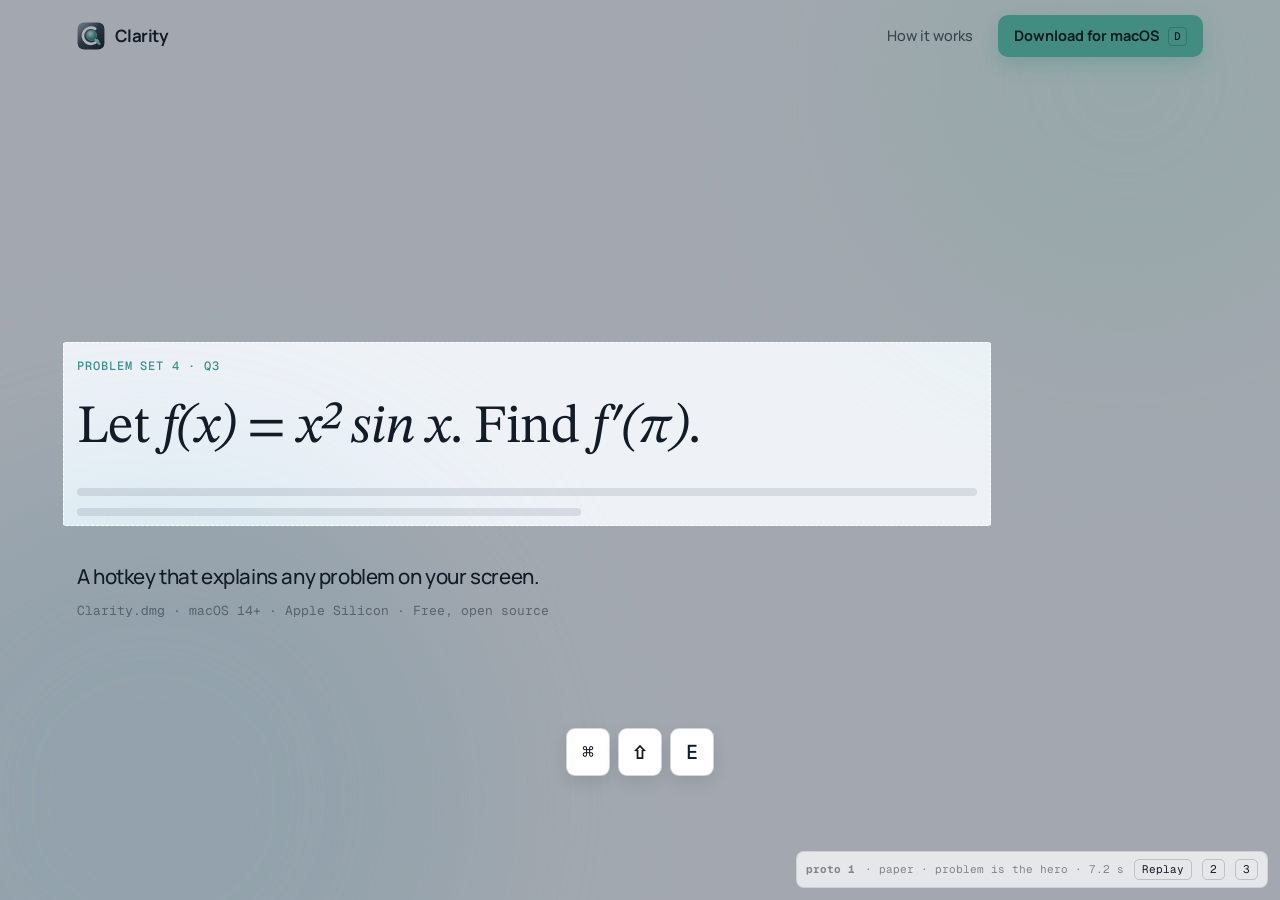
<file: docs/proto-1-paper.html>
<!doctype html>
<html lang="en">
<head>
<meta charset="utf-8">
<meta name="viewport" content="width=device-width, initial-scale=1">
<title>Proto 1 · paper · the problem is the hero</title>
<link rel="preconnect" href="https://fonts.gstatic.com" crossorigin>
<link rel="stylesheet" href="https://fonts.googleapis.com/css2?family=Manrope:wght@400;500;600;700&family=Geist+Mono:wght@400;500&family=STIX+Two+Text:ital@0;1&display=swap">
<style>
:root {
  --paper: #eef2f7; --paper-2: #fff; --paper-3: #e3e9f1;
  --ink: #121b26; --ink-70: rgba(18,27,38,.72); --ink-45: rgba(18,27,38,.48);
  --line: rgba(18,27,38,.10); --line-2: rgba(18,27,38,.18);
  --mint: #5cc6b0; --mint-ink: #0b1b18; --lens: #3d8d90;
  --sans: "Manrope", -apple-system, BlinkMacSystemFont, sans-serif;
  --mono: "Geist Mono", ui-monospace, Menlo, monospace;
  --math: "STIX Two Text", Georgia, serif;
  --ease-out: cubic-bezier(.2,.7,.2,1); --ease-in: cubic-bezier(.6,0,.9,.4); --ease-io: cubic-bezier(.65,0,.35,1);
  /* the app's own tokens, unchanged from desktop/clarity/ui/shared/base.css */
  --panel: rgba(20,20,24,.92); --text: rgba(255,255,255,.92); --text-dim: rgba(255,255,255,.55);
  --text-faint: rgba(255,255,255,.38); --stroke: rgba(255,255,255,.10); --field: rgba(255,255,255,.07);
  --s: 1;
}
* { box-sizing: border-box; }
html, body { height: 100%; }
body {
  margin: 0; overflow: hidden; background: var(--paper); color: var(--ink);
  font: 16px/1.55 var(--sans); -webkit-font-smoothing: antialiased;
}
.bg { position: fixed; inset: 0; overflow: hidden; pointer-events: none; }
.bg i { position: absolute; border-radius: 50%; filter: blur(90px); }
.bg i:nth-child(1) { width: 52vw; height: 52vw; left: -14vw; bottom: -18vw; background: #cfe6ef; opacity: .75; animation: drift 90s ease-in-out infinite; }
.bg i:nth-child(2) { width: 40vw; height: 40vw; right: -8vw; top: -14vw; background: #d7f1ea; opacity: .7; animation: drift 90s ease-in-out infinite reverse; }
@keyframes drift { 0%,100% { transform: none } 50% { transform: translate3d(3vw,-2vw,0) scale(1.06) } }

/* ---------------------------------------------------------------- page */
.page { position: relative; height: 100%; display: grid; grid-template-rows: auto 1fr; padding: 0 clamp(20px, 6vw, 104px); }

.nav { display: flex; align-items: center; justify-content: space-between; gap: 16px; height: 72px; }
.brand { display: flex; align-items: center; gap: 10px; font-weight: 700; letter-spacing: -.03em; font-size: 17px; }
.brand svg { width: 28px; height: 28px; border-radius: 7px; display: block; }
.nav-right { display: flex; align-items: center; gap: clamp(12px, 2vw, 26px); }
.nav-link { color: var(--ink-70); text-decoration: none; font-size: 14.5px; font-weight: 500; }
.nav-link:hover { color: var(--ink); }
.dl {
  display: inline-flex; align-items: center; gap: 8px; text-decoration: none;
  background: var(--mint); color: var(--mint-ink); font-weight: 700; font-size: 14.5px;
  padding: 10px 16px; border-radius: 10px; box-shadow: 0 8px 20px rgba(92,198,176,.34);
}
.dl kbd { font: 500 11px/1 var(--mono); border: 1px solid rgba(11,27,24,.22); border-radius: 4px; padding: 3px 5px; }

/* the worksheet is the page itself — no card, no laptop */
.work { align-self: center; max-width: 900px; }
.qblock { position: relative; }
.eyebrow { font: 500 12px/1 var(--mono); letter-spacing: .08em; text-transform: uppercase; color: var(--lens); }
.problem { margin: 18px 0 0; font: 400 clamp(28px, 4.4vw, 54px)/1.25 var(--math); letter-spacing: -.01em; }
.problem em { font-style: italic; }
.rule { height: 8px; border-radius: 4px; background: var(--line); margin-top: 26px; }
.rule.s { width: 56%; margin-top: 12px; }

.foot { margin-top: clamp(28px, 5vh, 56px); display: grid; gap: 8px; max-width: 560px; }
.tagline { margin: 0; font-size: clamp(17px, 1.6vw, 21px); font-weight: 500; letter-spacing: -.02em; }
.fine { margin: 0; font: 400 13px/1.5 var(--mono); color: var(--ink-45); }

/* ------------------------------------------------- boot: focus-in */
.focusable { opacity: .25; filter: blur(14px); }
.is-focus .focusable { opacity: 1; filter: blur(0px); transition: opacity 420ms var(--ease-out), filter 420ms var(--ease-out); }

/* ------------------------------------------------- the capture */
.keys {
  position: fixed; left: 50%; bottom: 14vh; transform: translateX(-50%); display: flex; gap: 8px;
  opacity: 0; transition: opacity 180ms var(--ease-out);
}
.is-keys .keys { opacity: 1; }
.keys kbd {
  font: 500 20px/1 var(--mono); color: var(--ink); background: var(--paper-2);
  border: 1px solid var(--line-2); border-bottom-width: 3px; border-radius: 9px; padding: 13px 15px;
  box-shadow: 0 6px 16px rgba(18,27,38,.10); transition: transform 120ms var(--ease-out), border-bottom-width 120ms var(--ease-out);
}
.keys kbd.down { transform: translateY(2px); border-bottom-width: 1px; }

/* the dim is the marquee's own outer shadow, so the selection is a clear hole */
.capture { position: absolute; inset: -10px -14px; opacity: 0; transition: opacity 200ms var(--ease-out); pointer-events: none; }
.is-capture .capture { opacity: 1; }
.marquee {
  position: absolute; left: 0; top: 0; width: 0; height: 0;
  border: 1px dashed rgba(255,255,255,.9); border-radius: 3px;
  box-shadow: 0 0 0 200vmax rgba(18,27,38,.34);
  transition: width 620ms var(--ease-io), height 620ms var(--ease-io);
}
.is-drag .marquee { width: 100%; height: 100%; }

/* ------------------------------------------------- the app's windows */
.app { position: fixed; inset: 0; pointer-events: none; }

/* spotlight: 680×96, 4px shadow gutter, per spotlight.css */
/* below the selection, not on top of it: on a hero, hiding the headline reads as a bug */
.spotlight {
  position: absolute; left: 50%; top: 64%; width: 680px; height: 96px; padding: 4px;
  transform: translate(-50%,-50%) scale(calc(var(--s) * .96)); opacity: 0;
  transition: opacity 180ms var(--ease-out), transform 180ms var(--ease-out);
}
.is-spot .spotlight { opacity: 1; transform: translate(-50%,-50%) scale(var(--s)); }
.is-spot-out .spotlight { opacity: 0; transform: translate(-50%,-50%) scale(calc(var(--s) * .98)); transition-duration: 120ms; transition-timing-function: var(--ease-in); }
.panel {
  height: 100%; background: var(--panel); border: .5px solid var(--stroke); border-radius: 12px;
  box-shadow: 0 12px 32px rgba(0,0,0,.45); overflow: hidden; color: var(--text);
  font: 13px/1.5 -apple-system, BlinkMacSystemFont, "SF Pro Text", system-ui, sans-serif;
}
.row { display: flex; align-items: center; gap: 12px; height: 88px; padding: 0 14px; }
.thumb {
  width: 64px; height: 48px; flex: none; border-radius: 6px; border: .5px solid var(--stroke);
  background: #fbfaf6; color: #333; display: grid; place-items: center; font: italic 11px var(--math); overflow: hidden;
}
.field { flex: 1; min-width: 0; font: 15px/1.4 -apple-system, BlinkMacSystemFont, system-ui, sans-serif; }
.caret { display: inline-block; width: 1.5px; height: 17px; background: var(--mint); vertical-align: -3px; animation: blink 1.06s steps(1) infinite; }
@keyframes blink { 50% { opacity: 0 } }
.hint { display: flex; gap: 4px; flex: none; color: var(--text-faint); }
.hint kbd { font: inherit; padding: 2px 6px; border: .5px solid var(--stroke); border-radius: 5px; background: var(--field); }
.hint kbd.flash { background: rgba(255,255,255,.28); color: #fff; }

/* result: 440×680, fades in over 150ms, per result.css */
.result {
  position: absolute; right: clamp(20px, 5vw, 88px); top: 50%; width: 440px; height: 680px; padding: 4px;
  transform: translateY(-50%) scale(var(--s)); transform-origin: right center;
  opacity: 0; transition: opacity 150ms var(--ease-out);
}
.is-result .result { opacity: 1; }
.result .panel { display: flex; flex-direction: column; }
.header { display: flex; align-items: center; justify-content: space-between; flex: none; height: 34px; padding: 0 8px 0 14px; border-bottom: .5px solid var(--stroke); }
.title { font-size: 12px; font-weight: 500; letter-spacing: .02em; color: var(--text-dim); }
.close { width: 22px; height: 22px; border: none; border-radius: 5px; background: none; color: var(--text-dim); font-size: 11px; }
.body { flex: 1; min-height: 0; padding: 12px 16px 18px; }
.status { font-size: 12px; color: var(--text-dim); }
.status.working::after { content: ""; display: inline-block; width: 4px; height: 4px; margin-left: 6px; vertical-align: 2px; border-radius: 50%; background: var(--mint); animation: pulse 1.4s ease-in-out infinite; }
@keyframes pulse { 0%,100% { opacity: .25 } 50% { opacity: 1 } }
.status.done { color: var(--text-faint); }
.explanation { margin-top: 12px; }
.explanation > * { margin: 0 0 10px; opacity: 0; transform: translateY(8px); }
.explanation.in > * { opacity: 1; transform: none; transition: opacity 300ms var(--ease-out), transform 300ms var(--ease-out); }
.explanation.in > *:nth-child(2) { transition-delay: 90ms }
.explanation.in > *:nth-child(3) { transition-delay: 180ms }
.explanation.in > *:nth-child(4) { transition-delay: 270ms }
.explanation.in > *:nth-child(5) { transition-delay: 360ms }
.explanation.in > *:nth-child(6) { transition-delay: 450ms }
.explanation ul { padding-left: 18px; }
.explanation li + li { margin-top: 4px; }
.explanation .math { padding: 8px 0; }
.explanation em { font-family: var(--math); font-style: italic; font-size: 1.08em; color: #cff8e7; }
.clip-wrap { margin-top: 14px; opacity: 0; transition: opacity 300ms var(--ease-out); }
.is-clip .clip-wrap { opacity: 1; }
.clip { display: block; width: 100%; border-radius: 8px; background: #000; }
.clip .curve { stroke-dasharray: 420; stroke-dashoffset: 420; animation: draw 3s var(--ease-io) infinite; }
@keyframes draw { 0% { stroke-dashoffset: 420 } 55%,100% { stroke-dashoffset: 0 } }

/* ------------------------------------------------- dev chrome (not part of the design) */
.dev {
  position: fixed; right: 12px; bottom: 12px; z-index: 9; display: flex; align-items: center; gap: 10px;
  font: 400 11px/1 var(--mono); color: var(--ink-45); background: rgba(255,255,255,.72);
  border: 1px solid var(--line); border-radius: 8px; padding: 7px 9px; backdrop-filter: blur(8px);
}
.dev button, .dev a { font: inherit; color: var(--ink); background: none; border: 1px solid var(--line-2); border-radius: 5px; padding: 4px 7px; text-decoration: none; }

@media (max-width: 1180px) { :root { --s: .78 } }
@media (max-width: 860px) {
  :root { --s: .54 }
  .result { right: 50%; transform: translate(50%,-50%) scale(var(--s)); transform-origin: center; }
  .problem { font-size: clamp(24px, 6.6vw, 34px) }
  .nav-link { display: none }
}
@media (prefers-reduced-motion: reduce) { * { animation: none !important; transition: none !important } }
.frozen *, .frozen *::after, .frozen *::before { transition-duration: 0s !important; animation: none !important }
</style>
</head>
<body>
<div class="bg" aria-hidden="true"><i></i><i></i></div>

<div class="page">
  <nav class="nav focusable">
    <span class="brand">
      <svg viewBox="0 0 100 100" aria-label="Clarity" role="img">
        <defs>
          <linearGradient id="sq" x1="0" y1="0" x2="1" y2="1"><stop offset="0" stop-color="#a9b4c3"/><stop offset=".45" stop-color="#3a4553"/><stop offset="1" stop-color="#121b26"/></linearGradient>
          <radialGradient id="lens" cx=".38" cy=".32" r=".75"><stop offset="0" stop-color="#cff8e7"/><stop offset=".55" stop-color="#589da1"/><stop offset="1" stop-color="#2f6b72"/></radialGradient>
          <linearGradient id="handle" x1="0" y1="0" x2="1" y2="1"><stop offset="0" stop-color="#8fe3cf"/><stop offset="1" stop-color="#5cc2ad"/></linearGradient>
        </defs>
        <rect x="2" y="2" width="96" height="96" rx="22" fill="url(#sq)"/>
        <circle cx="50" cy="49" r="29" fill="none" stroke="#fff" stroke-width="9.5" stroke-linecap="round" stroke-dasharray="132 60" transform="rotate(38 50 49)"/>
        <line x1="66" y1="64" x2="80" y2="78" stroke="url(#handle)" stroke-width="9" stroke-linecap="round"/>
        <circle cx="52" cy="48" r="18.5" fill="url(#lens)" stroke="#8ddccb" stroke-width="1.6"/>
      </svg>
      Clarity
    </span>
    <span class="nav-right">
      <a class="nav-link" href="#">How it works</a>
      <a class="dl" href="#">Download for macOS <kbd>D</kbd></a>
    </span>
  </nav>

  <div class="work">
    <div class="qblock">
      <div class="focusable">
        <span class="eyebrow">Problem set 4 · Q3</span>
        <p class="problem">Let <em>f(x) = x² sin x</em>. Find <em>f′(π)</em>.</p>
        <div class="rule"></div>
        <div class="rule s"></div>
      </div>
      <div class="capture" aria-hidden="true"><div class="marquee"></div></div>
    </div>

    <div class="foot focusable">
      <p class="tagline">A hotkey that explains any problem on your screen.</p>
      <p class="fine">Clarity.dmg · macOS 14+ · Apple Silicon · Free, open source</p>
    </div>
  </div>
</div>

<div class="keys" aria-hidden="true"><kbd>⌘</kbd><kbd>⇧</kbd><kbd>E</kbd></div>

<div class="app" aria-hidden="true">
  <div class="spotlight">
    <div class="panel">
      <div class="row">
        <div class="thumb">f′(π)</div>
        <div class="field"><span id="typed"></span><span class="caret"></span></div>
        <div class="hint"><kbd>↓</kbd><kbd id="enter">↵</kbd></div>
      </div>
    </div>
  </div>

  <div class="result">
    <div class="panel">
      <header class="header"><span class="title">Clarity</span><button class="close">✕</button></header>
      <div class="body">
        <div class="status working" id="status">Reading the problem…</div>
        <div class="explanation" id="explanation">
          <p>Both <em>x²</em> and <em>sin x</em> depend on <em>x</em>, so this is the product rule: differentiate one factor at a time and add.</p>
          <p class="math"><em>f′(x) = 2x sin x + x² cos x</em></p>
          <p>Now put <em>x = π</em> into each term.</p>
          <ul>
            <li><em>2x sin x</em> → <em>2π · sin π = 2π · 0 = 0</em></li>
            <li><em>x² cos x</em> → <em>π² · cos π = π² · (−1)</em></li>
          </ul>
          <p>So nothing happened to the <em>x²</em> — the first term died because <em>sin π</em> is zero. At any other point it would still be there.</p>
          <p class="math"><em>f′(π) = −π²</em></p>
        </div>
        <div class="clip-wrap">
          <svg class="clip" viewBox="0 0 320 180">
            <g stroke="rgba(255,255,255,.28)" stroke-width="1"><line x1="28" y1="96" x2="300" y2="96"/><line x1="44" y1="18" x2="44" y2="166"/></g>
            <path id="c1" class="curve" d="M44 96 C 84 40, 120 44, 150 96 C 180 148, 220 152, 262 60" fill="none" stroke="#5cc6b0" stroke-width="2.5"/>
            <circle r="4" fill="#ffd166">
              <animateMotion dur="3s" repeatCount="indefinite" keyPoints="0;0;1" keyTimes="0;0.15;1" calcMode="linear"><mpath href="#c1"/></animateMotion>
            </circle>
            <text x="28" y="172" fill="rgba(255,255,255,.45)" font-size="10" font-family="Georgia, serif" font-style="italic">f(x) = x² sin x</text>
          </svg>
        </div>
      </div>
    </div>
  </div>
</div>

<div class="dev">
  <b>proto 1</b> · paper · problem is the hero · 7.2 s
  <button id="replay" type="button">Replay</button>
  <a href="proto-2-wordmark.html">2</a><a href="proto-3-ink.html">3</a>
</div>

<script>
(function () {
  var root = document.documentElement;
  var reduced = matchMedia('(prefers-reduced-motion: reduce)').matches;
  var question = 'why does the x² term vanish?';
  var typed = document.getElementById('typed');
  var status = document.getElementById('status');
  var timers = [];

  function at(ms, fn) { timers.push(setTimeout(fn, ms)); }
  function on(c) { root.classList.add(c); }
  function off(c) { root.classList.remove(c); }
  function setStatus(text, state) { status.textContent = text; status.className = 'status ' + state; }

  function type(text, done) {
    var i = 0;
    (function step() {
      typed.textContent = text.slice(0, ++i);
      if (i < text.length) at(28 + Math.random() * 44, step); else done && done();
    })();
  }

  function reset() {
    timers.forEach(clearTimeout); timers = [];
    ['is-focus','is-keys','is-capture','is-drag','is-spot','is-spot-out','is-result','is-clip'].forEach(off);
    typed.textContent = '';
    setStatus('Reading the problem…', 'working');
    document.getElementById('explanation').classList.remove('in');
    document.querySelectorAll('.keys kbd').forEach(function (k) { k.classList.remove('down'); });
    document.getElementById('enter').classList.remove('flash');
  }

  function boot() {
    reset();
    if (reduced) { on('is-focus'); on('is-result'); on('is-clip'); typed.textContent = question;
      setStatus('Done', 'done'); document.getElementById('explanation').classList.add('in'); return; }

    at(60, function () { on('is-focus'); });                       /* page comes into focus */
    at(620, function () { on('is-keys'); });                       /* ⌘⇧E */
    [0, 1, 2].forEach(function (n) {
      at(760 + n * 90, function () { document.querySelectorAll('.keys kbd')[n].classList.add('down'); });
    });
    at(1100, function () { on('is-capture'); });                   /* screen dims */
    at(1260, function () { on('is-drag'); });                      /* box dragged around the problem */
    at(1980, function () { off('is-keys'); off('is-capture'); });  /* release */
    at(2060, function () { on('is-spot'); });                      /* the app's box, 180 ms */
    at(2340, function () { type(question); });
    at(3700, function () { document.getElementById('enter').classList.add('flash'); });
    at(3820, function () { on('is-spot-out'); });                  /* Enter, 120 ms out */
    at(3960, function () { on('is-result'); });                    /* 440×680, 150 ms fade */
    at(4560, function () { setStatus('Writing explanation…', 'working'); });
    at(4900, function () { document.getElementById('explanation').classList.add('in'); });
    at(6100, function () { setStatus('Rendering scene 1 of 3…', 'working'); });
    at(6700, function () { setStatus('Done', 'done'); on('is-clip'); });
  }

  /* dev only: ?frame=drag|spot|result|done holds one moment still, for stills */
  var FRAMES = {
    focus:  ['is-focus'],
    drag:   ['is-focus', 'is-keys', 'is-capture', 'is-drag'],
    spot:   ['is-focus', 'is-spot'],
    result: ['is-focus', 'is-result'],
    done:   ['is-focus', 'is-result', 'is-clip']
  };
  function freeze(name) {
    reset();
    root.classList.add('frozen');
    FRAMES[name].forEach(on);
    if (name === 'spot' || name === 'result' || name === 'done') typed.textContent = question;
    if (name === 'result') { setStatus('Writing explanation…', 'working'); document.getElementById('explanation').classList.add('in'); }
    if (name === 'done') { setStatus('Done', 'done'); document.getElementById('explanation').classList.add('in'); }
  }

  var frame = new URLSearchParams(location.search).get('frame');
  document.getElementById('replay').addEventListener('click', function () { root.classList.remove('frozen'); boot(); });
  if (frame && FRAMES[frame]) freeze(frame); else boot();
})();
</script>
</body>
</html>
</file>
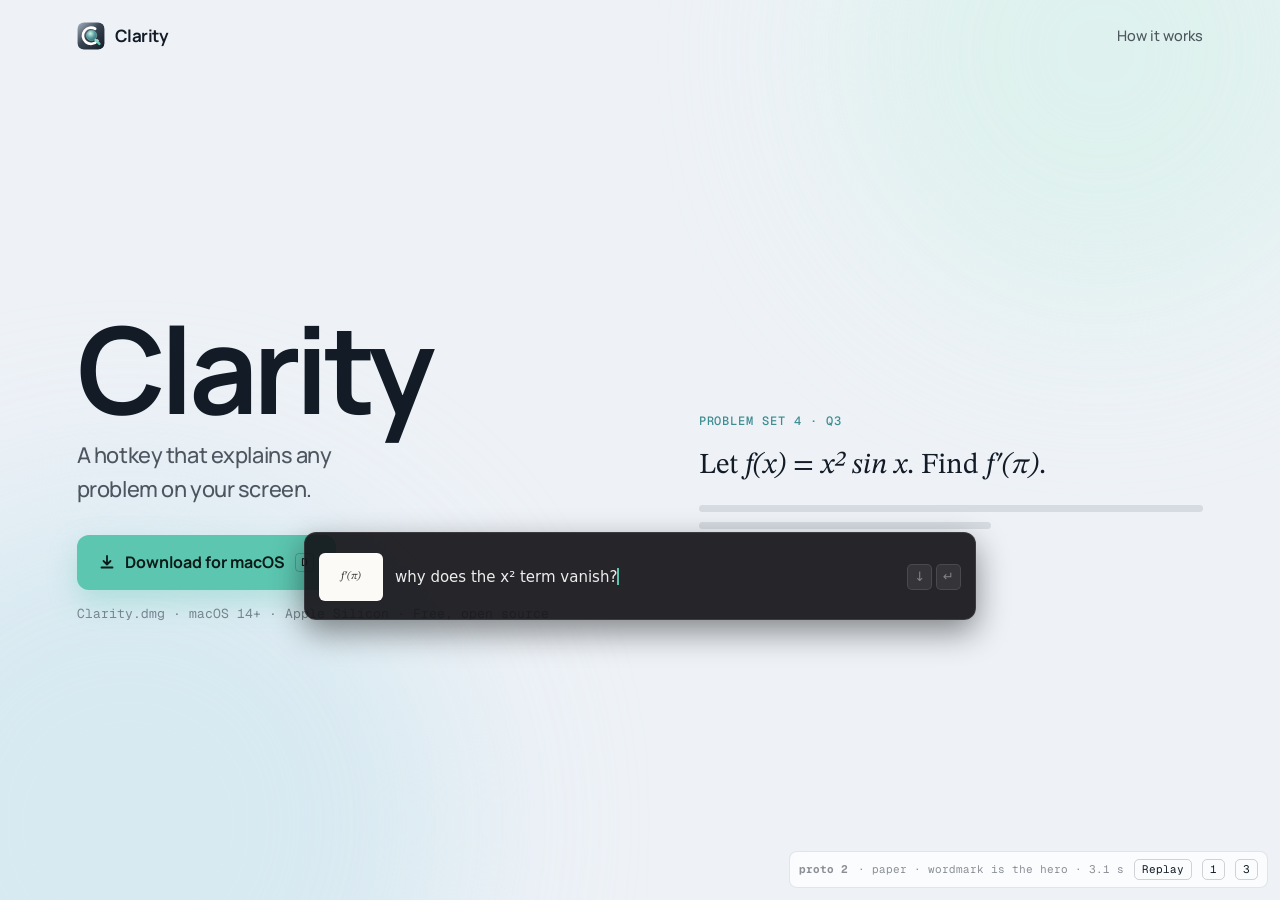
<file: docs/proto-2-wordmark.html>
<!doctype html>
<html lang="en">
<head>
<meta charset="utf-8">
<meta name="viewport" content="width=device-width, initial-scale=1">
<title>Proto 2 · paper · the wordmark is the hero</title>
<link rel="preconnect" href="https://fonts.gstatic.com" crossorigin>
<link rel="stylesheet" href="https://fonts.googleapis.com/css2?family=Manrope:wght@400;500;600;700&family=Geist+Mono:wght@400;500&family=STIX+Two+Text:ital@0;1&display=swap">
<style>
:root {
  --paper: #eef2f7; --paper-2: #fff; --paper-3: #e3e9f1;
  --ink: #121b26; --ink-70: rgba(18,27,38,.72); --ink-45: rgba(18,27,38,.48);
  --line: rgba(18,27,38,.10); --line-2: rgba(18,27,38,.18);
  --mint: #5cc6b0; --mint-ink: #0b1b18; --lens: #3d8d90;
  --sans: "Manrope", -apple-system, BlinkMacSystemFont, sans-serif;
  --mono: "Geist Mono", ui-monospace, Menlo, monospace;
  --math: "STIX Two Text", Georgia, serif;
  --ease-out: cubic-bezier(.2,.7,.2,1); --ease-in: cubic-bezier(.6,0,.9,.4); --ease-io: cubic-bezier(.65,0,.35,1);
  --panel: rgba(20,20,24,.92); --text: rgba(255,255,255,.92); --text-dim: rgba(255,255,255,.55);
  --text-faint: rgba(255,255,255,.38); --stroke: rgba(255,255,255,.10); --field: rgba(255,255,255,.07);
  --s: 1;
}
* { box-sizing: border-box; }
html, body { height: 100%; }
body { margin: 0; overflow: hidden; background: var(--paper); color: var(--ink); font: 16px/1.55 var(--sans); -webkit-font-smoothing: antialiased; }
.bg { position: fixed; inset: 0; overflow: hidden; pointer-events: none; }
.bg i { position: absolute; border-radius: 50%; filter: blur(90px); }
.bg i:nth-child(1) { width: 52vw; height: 52vw; left: -16vw; bottom: -20vw; background: #cfe6ef; opacity: .75; animation: drift 90s ease-in-out infinite; }
.bg i:nth-child(2) { width: 40vw; height: 40vw; right: -6vw; top: -16vw; background: #d7f1ea; opacity: .7; animation: drift 90s ease-in-out infinite reverse; }
@keyframes drift { 0%,100% { transform: none } 50% { transform: translate3d(3vw,-2vw,0) scale(1.06) } }

.page { position: relative; height: 100%; display: grid; grid-template-rows: auto 1fr; padding: 0 clamp(20px, 6vw, 104px); }
.nav { display: flex; align-items: center; justify-content: space-between; height: 72px; }
.brand { display: flex; align-items: center; gap: 10px; font-weight: 700; letter-spacing: -.03em; font-size: 17px; }
.brand svg { width: 28px; height: 28px; border-radius: 7px; display: block; }
.nav-link { color: var(--ink-70); text-decoration: none; font-size: 14.5px; font-weight: 500; }
.nav-link:hover { color: var(--ink); }

.hero { align-self: center; display: grid; grid-template-columns: 1.05fr .95fr; gap: clamp(24px, 5vw, 72px); align-items: center; padding-bottom: 4vh; }
.wordmark { margin: 0; font-size: clamp(56px, 9.4vw, 124px); font-weight: 700; letter-spacing: -.045em; line-height: .92; }
.tagline { margin: 16px 0 0; font-size: clamp(17px, 1.7vw, 22px); font-weight: 500; letter-spacing: -.02em; color: var(--ink-70); max-width: 24ch; }
.dl {
  display: inline-flex; align-items: center; gap: 10px; margin-top: 28px; text-decoration: none;
  background: var(--mint); color: var(--mint-ink); font-weight: 700; font-size: 16px;
  padding: 15px 22px; border-radius: 12px; box-shadow: 0 12px 28px rgba(92,198,176,.34);
}
.dl svg { width: 16px; height: 16px; }
.dl kbd { font: 500 11px/1 var(--mono); border: 1px solid rgba(11,27,24,.22); border-radius: 4px; padding: 3px 5px; }
.fine { margin: 14px 0 0; font: 400 13px/1.5 var(--mono); color: var(--ink-45); }

/* the problem the app is about to read: secondary here, not the hero */
.work { position: relative; }
.eyebrow { font: 500 12px/1 var(--mono); letter-spacing: .08em; text-transform: uppercase; color: var(--lens); }
.problem { margin: 14px 0 0; font: 400 clamp(21px, 2.3vw, 29px)/1.35 var(--math); }
.problem em { font-style: italic; }
.rule { height: 7px; border-radius: 4px; background: var(--line); margin-top: 20px; }
.rule.s { width: 58%; margin-top: 10px; }

.focusable { opacity: .25; filter: blur(14px); }
.is-focus .focusable { opacity: 1; filter: blur(0px); transition: opacity 420ms var(--ease-out), filter 420ms var(--ease-out); }

.keys { position: fixed; left: 50%; bottom: 12vh; transform: translateX(-50%); display: flex; gap: 8px; opacity: 0; transition: opacity 160ms var(--ease-out); }
.is-keys .keys { opacity: 1; }
.keys kbd { font: 500 20px/1 var(--mono); color: var(--ink); background: var(--paper-2); border: 1px solid var(--line-2); border-bottom-width: 3px; border-radius: 9px; padding: 13px 15px; box-shadow: 0 6px 16px rgba(18,27,38,.10); transition: transform 120ms var(--ease-out), border-bottom-width 120ms var(--ease-out); }
.keys kbd.down { transform: translateY(2px); border-bottom-width: 1px; }

/* no drag here: the selection snaps, so the whole boot stays under three seconds */
.capture { position: absolute; inset: -10px -14px; opacity: 0; transition: opacity 180ms var(--ease-out); pointer-events: none; }
.is-capture .capture { opacity: 1; }
.marquee { position: absolute; inset: 0; border: 1px dashed rgba(255,255,255,.9); border-radius: 3px; box-shadow: 0 0 0 200vmax rgba(18,27,38,.34); }

.app { position: fixed; inset: 0; pointer-events: none; }
.spotlight { position: absolute; left: 50%; top: 64%; width: 680px; height: 96px; padding: 4px; transform: translate(-50%,-50%) scale(calc(var(--s) * .96)); opacity: 0; transition: opacity 180ms var(--ease-out), transform 180ms var(--ease-out); }
.is-spot .spotlight { opacity: 1; transform: translate(-50%,-50%) scale(var(--s)); }
.is-spot-out .spotlight { opacity: 0; transform: translate(-50%,-50%) scale(calc(var(--s) * .98)); transition-duration: 120ms; transition-timing-function: var(--ease-in); }
.panel { height: 100%; background: var(--panel); border: .5px solid var(--stroke); border-radius: 12px; box-shadow: 0 12px 32px rgba(0,0,0,.45); overflow: hidden; color: var(--text); font: 13px/1.5 -apple-system, BlinkMacSystemFont, "SF Pro Text", system-ui, sans-serif; }
.row { display: flex; align-items: center; gap: 12px; height: 88px; padding: 0 14px; }
.thumb { width: 64px; height: 48px; flex: none; border-radius: 6px; border: .5px solid var(--stroke); background: #fbfaf6; color: #333; display: grid; place-items: center; font: italic 11px var(--math); }
.field { flex: 1; min-width: 0; font: 15px/1.4 -apple-system, BlinkMacSystemFont, system-ui, sans-serif; }
.caret { display: inline-block; width: 1.5px; height: 17px; background: var(--mint); vertical-align: -3px; animation: blink 1.06s steps(1) infinite; }
@keyframes blink { 50% { opacity: 0 } }
.hint { display: flex; gap: 4px; flex: none; color: var(--text-faint); }
.hint kbd { font: inherit; padding: 2px 6px; border: .5px solid var(--stroke); border-radius: 5px; background: var(--field); }
.hint kbd.flash { background: rgba(255,255,255,.28); color: #fff; }

.result { position: absolute; right: clamp(20px, 5vw, 88px); top: 50%; width: 440px; height: 680px; padding: 4px; transform: translateY(-50%) scale(var(--s)); transform-origin: right center; opacity: 0; transition: opacity 150ms var(--ease-out); }
.is-result .result { opacity: 1; }
.result .panel { display: flex; flex-direction: column; }
.header { display: flex; align-items: center; justify-content: space-between; flex: none; height: 34px; padding: 0 8px 0 14px; border-bottom: .5px solid var(--stroke); }
.title { font-size: 12px; font-weight: 500; letter-spacing: .02em; color: var(--text-dim); }
.close { width: 22px; height: 22px; border: none; border-radius: 5px; background: none; color: var(--text-dim); font-size: 11px; }
.body { flex: 1; min-height: 0; padding: 12px 16px 18px; }
.status { font-size: 12px; color: var(--text-dim); }
.status.working::after { content: ""; display: inline-block; width: 4px; height: 4px; margin-left: 6px; vertical-align: 2px; border-radius: 50%; background: var(--mint); animation: pulse 1.4s ease-in-out infinite; }
@keyframes pulse { 0%,100% { opacity: .25 } 50% { opacity: 1 } }
.status.done { color: var(--text-faint); }
.explanation { margin-top: 12px; }
.explanation > * { margin: 0 0 10px; opacity: 0; transform: translateY(8px); }
.explanation.in > * { opacity: 1; transform: none; transition: opacity 300ms var(--ease-out), transform 300ms var(--ease-out); }
.explanation.in > *:nth-child(2) { transition-delay: 90ms }
.explanation.in > *:nth-child(3) { transition-delay: 180ms }
.explanation.in > *:nth-child(4) { transition-delay: 270ms }
.explanation.in > *:nth-child(5) { transition-delay: 360ms }
.explanation.in > *:nth-child(6) { transition-delay: 450ms }
.explanation ul { padding-left: 18px; }
.explanation li + li { margin-top: 4px; }
.explanation .math { padding: 8px 0; }
.explanation em { font-family: var(--math); font-style: italic; font-size: 1.08em; color: #cff8e7; }
.clip-wrap { margin-top: 14px; opacity: 0; transition: opacity 300ms var(--ease-out); }
.is-clip .clip-wrap { opacity: 1; }
.clip { display: block; width: 100%; border-radius: 8px; background: #000; }
.clip .curve { stroke-dasharray: 420; stroke-dashoffset: 420; animation: draw 3s var(--ease-io) infinite; }
@keyframes draw { 0% { stroke-dashoffset: 420 } 55%,100% { stroke-dashoffset: 0 } }

.dev { position: fixed; right: 12px; bottom: 12px; z-index: 9; display: flex; align-items: center; gap: 10px; font: 400 11px/1 var(--mono); color: var(--ink-45); background: rgba(255,255,255,.72); border: 1px solid var(--line); border-radius: 8px; padding: 7px 9px; backdrop-filter: blur(8px); }
.dev button, .dev a { font: inherit; color: var(--ink); background: none; border: 1px solid var(--line-2); border-radius: 5px; padding: 4px 7px; text-decoration: none; }

@media (max-width: 1180px) { :root { --s: .78 } }
@media (max-width: 900px) {
  :root { --s: .54 }
  .hero { grid-template-columns: 1fr; gap: 36px; }
  .work { display: none }
  .result { right: 50%; transform: translate(50%,-50%) scale(var(--s)); transform-origin: center; }
}
@media (prefers-reduced-motion: reduce) { * { animation: none !important; transition: none !important } }
.frozen *, .frozen *::after, .frozen *::before { transition-duration: 0s !important; animation: none !important }
</style>
</head>
<body>
<div class="bg" aria-hidden="true"><i></i><i></i></div>

<div class="page">
  <nav class="nav focusable">
    <span class="brand">
      <svg viewBox="0 0 100 100" aria-label="Clarity" role="img">
        <defs>
          <linearGradient id="sq" x1="0" y1="0" x2="1" y2="1"><stop offset="0" stop-color="#a9b4c3"/><stop offset=".45" stop-color="#3a4553"/><stop offset="1" stop-color="#121b26"/></linearGradient>
          <radialGradient id="lens" cx=".38" cy=".32" r=".75"><stop offset="0" stop-color="#cff8e7"/><stop offset=".55" stop-color="#589da1"/><stop offset="1" stop-color="#2f6b72"/></radialGradient>
          <linearGradient id="handle" x1="0" y1="0" x2="1" y2="1"><stop offset="0" stop-color="#8fe3cf"/><stop offset="1" stop-color="#5cc2ad"/></linearGradient>
        </defs>
        <rect x="2" y="2" width="96" height="96" rx="22" fill="url(#sq)"/>
        <circle cx="50" cy="49" r="29" fill="none" stroke="#fff" stroke-width="9.5" stroke-linecap="round" stroke-dasharray="132 60" transform="rotate(38 50 49)"/>
        <line x1="66" y1="64" x2="80" y2="78" stroke="url(#handle)" stroke-width="9" stroke-linecap="round"/>
        <circle cx="52" cy="48" r="18.5" fill="url(#lens)" stroke="#8ddccb" stroke-width="1.6"/>
      </svg>
      Clarity
    </span>
    <a class="nav-link" href="#">How it works</a>
  </nav>

  <div class="hero">
    <div class="focusable">
      <h1 class="wordmark">Clarity</h1>
      <p class="tagline">A hotkey that explains any problem on your screen.</p>
      <a class="dl" href="#">
        <svg viewBox="0 0 16 16" fill="none" stroke="currentColor" stroke-width="1.8" stroke-linecap="round" stroke-linejoin="round" aria-hidden="true"><path d="M8 2v8M4.5 7 8 10.5 11.5 7M2.5 13.5h11"/></svg>
        Download for macOS <kbd>D</kbd>
      </a>
      <p class="fine">Clarity.dmg · macOS 14+ · Apple Silicon · Free, open source</p>
    </div>

    <div class="work">
      <div class="focusable">
        <span class="eyebrow">Problem set 4 · Q3</span>
        <p class="problem">Let <em>f(x) = x² sin x</em>. Find <em>f′(π)</em>.</p>
        <div class="rule"></div>
        <div class="rule s"></div>
      </div>
      <div class="capture" aria-hidden="true"><div class="marquee"></div></div>
    </div>
  </div>
</div>

<div class="keys" aria-hidden="true"><kbd>⌘</kbd><kbd>⇧</kbd><kbd>E</kbd></div>

<div class="app" aria-hidden="true">
  <div class="spotlight">
    <div class="panel">
      <div class="row">
        <div class="thumb">f′(π)</div>
        <div class="field">why does the x² term vanish?<span class="caret"></span></div>
        <div class="hint"><kbd>↓</kbd><kbd id="enter">↵</kbd></div>
      </div>
    </div>
  </div>

  <div class="result">
    <div class="panel">
      <header class="header"><span class="title">Clarity</span><button class="close">✕</button></header>
      <div class="body">
        <div class="status working" id="status">Reading the problem…</div>
        <div class="explanation" id="explanation">
          <p>Both <em>x²</em> and <em>sin x</em> depend on <em>x</em>, so this is the product rule: differentiate one factor at a time and add.</p>
          <p class="math"><em>f′(x) = 2x sin x + x² cos x</em></p>
          <p>Now put <em>x = π</em> into each term.</p>
          <ul>
            <li><em>2x sin x</em> → <em>2π · sin π = 2π · 0 = 0</em></li>
            <li><em>x² cos x</em> → <em>π² · cos π = π² · (−1)</em></li>
          </ul>
          <p>So nothing happened to the <em>x²</em> — the first term died because <em>sin π</em> is zero. At any other point it would still be there.</p>
          <p class="math"><em>f′(π) = −π²</em></p>
        </div>
        <div class="clip-wrap">
          <svg class="clip" viewBox="0 0 320 180">
            <g stroke="rgba(255,255,255,.28)" stroke-width="1"><line x1="28" y1="96" x2="300" y2="96"/><line x1="44" y1="18" x2="44" y2="166"/></g>
            <path id="c1" class="curve" d="M44 96 C 84 40, 120 44, 150 96 C 180 148, 220 152, 262 60" fill="none" stroke="#5cc6b0" stroke-width="2.5"/>
            <circle r="4" fill="#ffd166">
              <animateMotion dur="3s" repeatCount="indefinite" keyPoints="0;0;1" keyTimes="0;0.15;1" calcMode="linear"><mpath href="#c1"/></animateMotion>
            </circle>
            <text x="28" y="172" fill="rgba(255,255,255,.45)" font-size="10" font-family="Georgia, serif" font-style="italic">f(x) = x² sin x</text>
          </svg>
        </div>
      </div>
    </div>
  </div>
</div>

<div class="dev">
  <b>proto 2</b> · paper · wordmark is the hero · 3.1 s
  <button id="replay" type="button">Replay</button>
  <a href="proto-1-paper.html">1</a><a href="proto-3-ink.html">3</a>
</div>

<script>
(function () {
  var root = document.documentElement;
  var reduced = matchMedia('(prefers-reduced-motion: reduce)').matches;
  var status = document.getElementById('status');
  var timers = [];
  function at(ms, fn) { timers.push(setTimeout(fn, ms)); }
  function on(c) { root.classList.add(c); }
  function off(c) { root.classList.remove(c); }
  function setStatus(t, s) { status.textContent = t; status.className = 'status ' + s; }

  function reset() {
    timers.forEach(clearTimeout); timers = [];
    ['is-focus','is-keys','is-capture','is-spot','is-spot-out','is-result','is-clip'].forEach(off);
    setStatus('Reading the problem…', 'working');
    document.getElementById('explanation').classList.remove('in');
    document.querySelectorAll('.keys kbd').forEach(function (k) { k.classList.remove('down'); });
    document.getElementById('enter').classList.remove('flash');
  }

  function boot() {
    reset();
    if (reduced) { on('is-focus'); on('is-result'); on('is-clip');
      setStatus('Done', 'done'); document.getElementById('explanation').classList.add('in'); return; }

    at(60, function () { on('is-focus'); });
    at(560, function () { on('is-keys'); });
    [0, 1, 2].forEach(function (n) {
      at(660 + n * 80, function () { document.querySelectorAll('.keys kbd')[n].classList.add('down'); });
    });
    at(950, function () { on('is-capture'); });                    /* selection snaps, no drag */
    at(1140, function () { off('is-keys'); off('is-capture'); });
    at(1200, function () { on('is-spot'); });
    at(1660, function () { document.getElementById('enter').classList.add('flash'); });
    at(1760, function () { on('is-spot-out'); });
    at(1900, function () { on('is-result'); });
    at(2300, function () { setStatus('Writing explanation…', 'working'); document.getElementById('explanation').classList.add('in'); });
    at(2900, function () { setStatus('Done', 'done'); on('is-clip'); });
  }

  /* dev only: ?frame=drag|spot|result|done holds one moment still, for stills */
  var FRAMES = {
    focus:  ['is-focus'],
    drag:   ['is-focus', 'is-keys', 'is-capture'],
    spot:   ['is-focus', 'is-spot'],
    result: ['is-focus', 'is-result'],
    done:   ['is-focus', 'is-result', 'is-clip']
  };
  function freeze(name) {
    reset();
    root.classList.add('frozen');
    FRAMES[name].forEach(on);
    if (name === 'result') { setStatus('Writing explanation…', 'working'); document.getElementById('explanation').classList.add('in'); }
    if (name === 'done') { setStatus('Done', 'done'); document.getElementById('explanation').classList.add('in'); }
  }

  var frame = new URLSearchParams(location.search).get('frame');
  document.getElementById('replay').addEventListener('click', function () { root.classList.remove('frozen'); boot(); });
  if (frame && FRAMES[frame]) freeze(frame); else boot();
})();
</script>
</body>
</html>
</file>
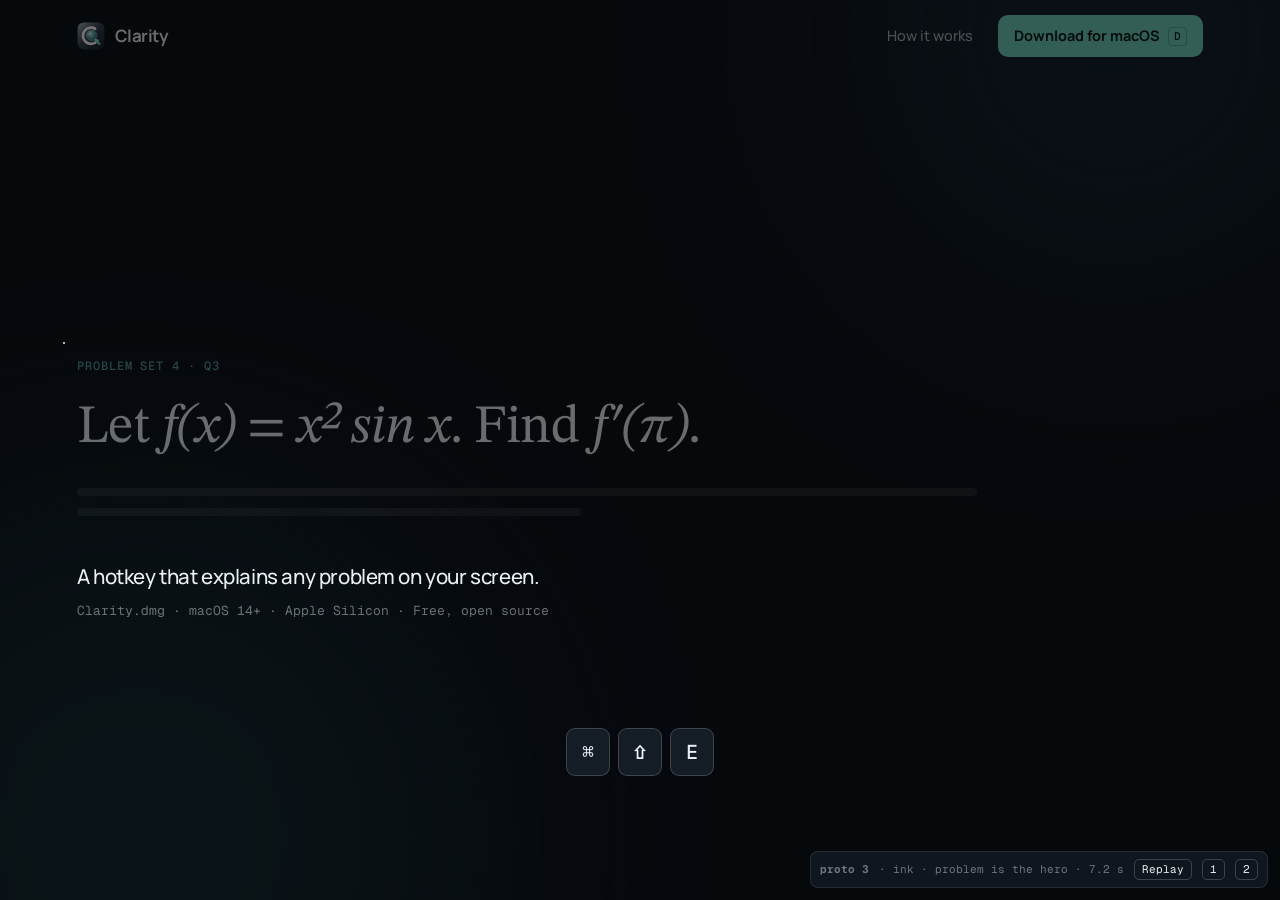
<file: docs/proto-3-ink.html>
<!doctype html>
<html lang="en">
<head>
<meta charset="utf-8">
<meta name="viewport" content="width=device-width, initial-scale=1">
<title>Proto 3 · ink · the problem is the hero</title>
<link rel="preconnect" href="https://fonts.gstatic.com" crossorigin>
<link rel="stylesheet" href="https://fonts.googleapis.com/css2?family=Manrope:wght@400;500;600;700&family=Geist+Mono:wght@400;500&family=STIX+Two+Text:ital@0;1&display=swap">
<style>
:root {
  --ground: #0e141c; --ground-2: #141c26;
  --mist: #eaf0f4; --mist-70: rgba(234,240,244,.70); --mist-44: rgba(234,240,244,.44);
  --line: rgba(234,240,244,.10); --line-2: rgba(234,240,244,.20);
  --mint: #6fd1bd; --mint-ink: #0b1b18; --lens: #589da1; --glass-hi: #cff8e7;
  --sans: "Manrope", -apple-system, BlinkMacSystemFont, sans-serif;
  --mono: "Geist Mono", ui-monospace, Menlo, monospace;
  --math: "STIX Two Text", Georgia, serif;
  --ease-out: cubic-bezier(.2,.7,.2,1); --ease-in: cubic-bezier(.6,0,.9,.4); --ease-io: cubic-bezier(.65,0,.35,1);
  --panel: rgba(20,20,24,.92); --text: rgba(255,255,255,.92); --text-dim: rgba(255,255,255,.55);
  --text-faint: rgba(255,255,255,.38);
  /* deviation from base.css: .5px/.10 stroke disappears against an ink page, so the
     panels get a brighter rim here. This is exactly the weakness this proto tests. */
  --stroke: rgba(255,255,255,.22); --field: rgba(255,255,255,.07);
  --s: 1;
}
* { box-sizing: border-box; }
html, body { height: 100%; }
body { margin: 0; overflow: hidden; background: var(--ground); color: var(--mist); font: 16px/1.55 var(--sans); -webkit-font-smoothing: antialiased; }
.bg { position: fixed; inset: 0; overflow: hidden; pointer-events: none; }
.bg i { position: absolute; border-radius: 50%; filter: blur(100px); }
.bg i:nth-child(1) { width: 54vw; height: 54vw; left: -16vw; bottom: -22vw; background: #1d3a44; opacity: .55; animation: drift 90s ease-in-out infinite; }
.bg i:nth-child(2) { width: 42vw; height: 42vw; right: -8vw; top: -18vw; background: #1a2b3a; opacity: .7; animation: drift 90s ease-in-out infinite reverse; }
@keyframes drift { 0%,100% { transform: none } 50% { transform: translate3d(3vw,-2vw,0) scale(1.06) } }

.page { position: relative; height: 100%; display: grid; grid-template-rows: auto 1fr; padding: 0 clamp(20px, 6vw, 104px); }
.nav { display: flex; align-items: center; justify-content: space-between; gap: 16px; height: 72px; }
.brand { display: flex; align-items: center; gap: 10px; font-weight: 700; letter-spacing: -.03em; font-size: 17px; }
.brand svg { width: 28px; height: 28px; border-radius: 7px; display: block; }
.nav-right { display: flex; align-items: center; gap: clamp(12px, 2vw, 26px); }
.nav-link { color: var(--mist-70); text-decoration: none; font-size: 14.5px; font-weight: 500; }
.nav-link:hover { color: var(--mist); }
.dl { display: inline-flex; align-items: center; gap: 8px; text-decoration: none; background: var(--mint); color: var(--mint-ink); font-weight: 700; font-size: 14.5px; padding: 10px 16px; border-radius: 10px; }
.dl kbd { font: 500 11px/1 var(--mono); border: 1px solid rgba(11,27,24,.22); border-radius: 4px; padding: 3px 5px; }

.work { align-self: center; max-width: 900px; }
.qblock { position: relative; }
.eyebrow { font: 500 12px/1 var(--mono); letter-spacing: .08em; text-transform: uppercase; color: var(--lens); }
.problem { margin: 18px 0 0; font: 400 clamp(28px, 4.4vw, 54px)/1.25 var(--math); letter-spacing: -.01em; }
.problem em { font-style: italic; }
.rule { height: 8px; border-radius: 4px; background: var(--line); margin-top: 26px; }
.rule.s { width: 56%; margin-top: 12px; }

.foot { margin-top: clamp(28px, 5vh, 56px); display: grid; gap: 8px; max-width: 560px; }
.tagline { margin: 0; font-size: clamp(17px, 1.6vw, 21px); font-weight: 500; letter-spacing: -.02em; }
.fine { margin: 0; font: 400 13px/1.5 var(--mono); color: var(--mist-44); }

.focusable { opacity: .25; filter: blur(14px); }
.is-focus .focusable { opacity: 1; filter: blur(0px); transition: opacity 420ms var(--ease-out), filter 420ms var(--ease-out); }

.keys { position: fixed; left: 50%; bottom: 14vh; transform: translateX(-50%); display: flex; gap: 8px; opacity: 0; transition: opacity 180ms var(--ease-out); }
.is-keys .keys { opacity: 1; }
.keys kbd { font: 500 20px/1 var(--mono); color: var(--mist); background: var(--ground-2); border: 1px solid var(--line-2); border-bottom-width: 3px; border-radius: 9px; padding: 13px 15px; transition: transform 120ms var(--ease-out), border-bottom-width 120ms var(--ease-out); }
.keys kbd.down { transform: translateY(2px); border-bottom-width: 1px; }

.capture { position: absolute; inset: -10px -14px; opacity: 0; transition: opacity 200ms var(--ease-out); pointer-events: none; }
.is-capture .capture { opacity: 1; }
.marquee { position: absolute; left: 0; top: 0; width: 0; height: 0; border: 1px dashed rgba(255,255,255,.9); border-radius: 3px; box-shadow: 0 0 0 200vmax rgba(0,0,0,.55); transition: width 620ms var(--ease-io), height 620ms var(--ease-io); }
.is-drag .marquee { width: 100%; height: 100%; }

.app { position: fixed; inset: 0; pointer-events: none; }
.spotlight { position: absolute; left: 50%; top: 64%; width: 680px; height: 96px; padding: 4px; transform: translate(-50%,-50%) scale(calc(var(--s) * .96)); opacity: 0; transition: opacity 180ms var(--ease-out), transform 180ms var(--ease-out); }
.is-spot .spotlight { opacity: 1; transform: translate(-50%,-50%) scale(var(--s)); }
.is-spot-out .spotlight { opacity: 0; transform: translate(-50%,-50%) scale(calc(var(--s) * .98)); transition-duration: 120ms; transition-timing-function: var(--ease-in); }
.panel { height: 100%; background: var(--panel); border: .5px solid var(--stroke); border-radius: 12px; box-shadow: 0 12px 32px rgba(0,0,0,.6); overflow: hidden; color: var(--text); font: 13px/1.5 -apple-system, BlinkMacSystemFont, "SF Pro Text", system-ui, sans-serif; }
.row { display: flex; align-items: center; gap: 12px; height: 88px; padding: 0 14px; }
.thumb { width: 64px; height: 48px; flex: none; border-radius: 6px; border: .5px solid var(--stroke); background: #141c26; color: var(--mist); display: grid; place-items: center; font: italic 11px var(--math); }
.field { flex: 1; min-width: 0; font: 15px/1.4 -apple-system, BlinkMacSystemFont, system-ui, sans-serif; }
.caret { display: inline-block; width: 1.5px; height: 17px; background: var(--mint); vertical-align: -3px; animation: blink 1.06s steps(1) infinite; }
@keyframes blink { 50% { opacity: 0 } }
.hint { display: flex; gap: 4px; flex: none; color: var(--text-faint); }
.hint kbd { font: inherit; padding: 2px 6px; border: .5px solid var(--stroke); border-radius: 5px; background: var(--field); }
.hint kbd.flash { background: rgba(255,255,255,.28); color: #fff; }

.result { position: absolute; right: clamp(20px, 5vw, 88px); top: 50%; width: 440px; height: 680px; padding: 4px; transform: translateY(-50%) scale(var(--s)); transform-origin: right center; opacity: 0; transition: opacity 150ms var(--ease-out); }
.is-result .result { opacity: 1; }
.result .panel { display: flex; flex-direction: column; }
.header { display: flex; align-items: center; justify-content: space-between; flex: none; height: 34px; padding: 0 8px 0 14px; border-bottom: .5px solid var(--stroke); }
.title { font-size: 12px; font-weight: 500; letter-spacing: .02em; color: var(--text-dim); }
.close { width: 22px; height: 22px; border: none; border-radius: 5px; background: none; color: var(--text-dim); font-size: 11px; }
.body { flex: 1; min-height: 0; padding: 12px 16px 18px; }
.status { font-size: 12px; color: var(--text-dim); }
.status.working::after { content: ""; display: inline-block; width: 4px; height: 4px; margin-left: 6px; vertical-align: 2px; border-radius: 50%; background: var(--mint); animation: pulse 1.4s ease-in-out infinite; }
@keyframes pulse { 0%,100% { opacity: .25 } 50% { opacity: 1 } }
.status.done { color: var(--text-faint); }
.explanation { margin-top: 12px; }
.explanation > * { margin: 0 0 10px; opacity: 0; transform: translateY(8px); }
.explanation.in > * { opacity: 1; transform: none; transition: opacity 300ms var(--ease-out), transform 300ms var(--ease-out); }
.explanation.in > *:nth-child(2) { transition-delay: 90ms }
.explanation.in > *:nth-child(3) { transition-delay: 180ms }
.explanation.in > *:nth-child(4) { transition-delay: 270ms }
.explanation.in > *:nth-child(5) { transition-delay: 360ms }
.explanation.in > *:nth-child(6) { transition-delay: 450ms }
.explanation ul { padding-left: 18px; }
.explanation li + li { margin-top: 4px; }
.explanation .math { padding: 8px 0; }
.explanation em { font-family: var(--math); font-style: italic; font-size: 1.08em; color: var(--glass-hi); }
.clip-wrap { margin-top: 14px; opacity: 0; transition: opacity 300ms var(--ease-out); }
.is-clip .clip-wrap { opacity: 1; }
.clip { display: block; width: 100%; border-radius: 8px; background: #000; }
.clip .curve { stroke-dasharray: 420; stroke-dashoffset: 420; animation: draw 3s var(--ease-io) infinite; }
@keyframes draw { 0% { stroke-dashoffset: 420 } 55%,100% { stroke-dashoffset: 0 } }

.dev { position: fixed; right: 12px; bottom: 12px; z-index: 9; display: flex; align-items: center; gap: 10px; font: 400 11px/1 var(--mono); color: var(--mist-44); background: rgba(20,28,38,.72); border: 1px solid var(--line); border-radius: 8px; padding: 7px 9px; backdrop-filter: blur(8px); }
.dev button, .dev a { font: inherit; color: var(--mist); background: none; border: 1px solid var(--line-2); border-radius: 5px; padding: 4px 7px; text-decoration: none; }

@media (max-width: 1180px) { :root { --s: .78 } }
@media (max-width: 860px) {
  :root { --s: .54 }
  .result { right: 50%; transform: translate(50%,-50%) scale(var(--s)); transform-origin: center; }
  .problem { font-size: clamp(24px, 6.6vw, 34px) }
  .nav-link { display: none }
}
@media (prefers-reduced-motion: reduce) { * { animation: none !important; transition: none !important } }
.frozen *, .frozen *::after, .frozen *::before { transition-duration: 0s !important; animation: none !important }
</style>
</head>
<body>
<div class="bg" aria-hidden="true"><i></i><i></i></div>

<div class="page">
  <nav class="nav focusable">
    <span class="brand">
      <svg viewBox="0 0 100 100" aria-label="Clarity" role="img">
        <defs>
          <linearGradient id="sq" x1="0" y1="0" x2="1" y2="1"><stop offset="0" stop-color="#a9b4c3"/><stop offset=".45" stop-color="#3a4553"/><stop offset="1" stop-color="#121b26"/></linearGradient>
          <radialGradient id="lens" cx=".38" cy=".32" r=".75"><stop offset="0" stop-color="#cff8e7"/><stop offset=".55" stop-color="#589da1"/><stop offset="1" stop-color="#2f6b72"/></radialGradient>
          <linearGradient id="handle" x1="0" y1="0" x2="1" y2="1"><stop offset="0" stop-color="#8fe3cf"/><stop offset="1" stop-color="#5cc2ad"/></linearGradient>
        </defs>
        <rect x="2" y="2" width="96" height="96" rx="22" fill="url(#sq)"/>
        <circle cx="50" cy="49" r="29" fill="none" stroke="#fff" stroke-width="9.5" stroke-linecap="round" stroke-dasharray="132 60" transform="rotate(38 50 49)"/>
        <line x1="66" y1="64" x2="80" y2="78" stroke="url(#handle)" stroke-width="9" stroke-linecap="round"/>
        <circle cx="52" cy="48" r="18.5" fill="url(#lens)" stroke="#8ddccb" stroke-width="1.6"/>
      </svg>
      Clarity
    </span>
    <span class="nav-right">
      <a class="nav-link" href="#">How it works</a>
      <a class="dl" href="#">Download for macOS <kbd>D</kbd></a>
    </span>
  </nav>

  <div class="work">
    <div class="qblock">
      <div class="focusable">
        <span class="eyebrow">Problem set 4 · Q3</span>
        <p class="problem">Let <em>f(x) = x² sin x</em>. Find <em>f′(π)</em>.</p>
        <div class="rule"></div>
        <div class="rule s"></div>
      </div>
      <div class="capture" aria-hidden="true"><div class="marquee"></div></div>
    </div>

    <div class="foot focusable">
      <p class="tagline">A hotkey that explains any problem on your screen.</p>
      <p class="fine">Clarity.dmg · macOS 14+ · Apple Silicon · Free, open source</p>
    </div>
  </div>
</div>

<div class="keys" aria-hidden="true"><kbd>⌘</kbd><kbd>⇧</kbd><kbd>E</kbd></div>

<div class="app" aria-hidden="true">
  <div class="spotlight">
    <div class="panel">
      <div class="row">
        <div class="thumb">f′(π)</div>
        <div class="field"><span id="typed"></span><span class="caret"></span></div>
        <div class="hint"><kbd>↓</kbd><kbd id="enter">↵</kbd></div>
      </div>
    </div>
  </div>

  <div class="result">
    <div class="panel">
      <header class="header"><span class="title">Clarity</span><button class="close">✕</button></header>
      <div class="body">
        <div class="status working" id="status">Reading the problem…</div>
        <div class="explanation" id="explanation">
          <p>Both <em>x²</em> and <em>sin x</em> depend on <em>x</em>, so this is the product rule: differentiate one factor at a time and add.</p>
          <p class="math"><em>f′(x) = 2x sin x + x² cos x</em></p>
          <p>Now put <em>x = π</em> into each term.</p>
          <ul>
            <li><em>2x sin x</em> → <em>2π · sin π = 2π · 0 = 0</em></li>
            <li><em>x² cos x</em> → <em>π² · cos π = π² · (−1)</em></li>
          </ul>
          <p>So nothing happened to the <em>x²</em> — the first term died because <em>sin π</em> is zero. At any other point it would still be there.</p>
          <p class="math"><em>f′(π) = −π²</em></p>
        </div>
        <div class="clip-wrap">
          <svg class="clip" viewBox="0 0 320 180">
            <g stroke="rgba(255,255,255,.28)" stroke-width="1"><line x1="28" y1="96" x2="300" y2="96"/><line x1="44" y1="18" x2="44" y2="166"/></g>
            <path id="c1" class="curve" d="M44 96 C 84 40, 120 44, 150 96 C 180 148, 220 152, 262 60" fill="none" stroke="#6fd1bd" stroke-width="2.5"/>
            <circle r="4" fill="#ffd166">
              <animateMotion dur="3s" repeatCount="indefinite" keyPoints="0;0;1" keyTimes="0;0.15;1" calcMode="linear"><mpath href="#c1"/></animateMotion>
            </circle>
            <text x="28" y="172" fill="rgba(255,255,255,.45)" font-size="10" font-family="Georgia, serif" font-style="italic">f(x) = x² sin x</text>
          </svg>
        </div>
      </div>
    </div>
  </div>
</div>

<div class="dev">
  <b>proto 3</b> · ink · problem is the hero · 7.2 s
  <button id="replay" type="button">Replay</button>
  <a href="proto-1-paper.html">1</a><a href="proto-2-wordmark.html">2</a>
</div>

<script>
(function () {
  var root = document.documentElement;
  var reduced = matchMedia('(prefers-reduced-motion: reduce)').matches;
  var question = 'why does the x² term vanish?';
  var typed = document.getElementById('typed');
  var status = document.getElementById('status');
  var timers = [];
  function at(ms, fn) { timers.push(setTimeout(fn, ms)); }
  function on(c) { root.classList.add(c); }
  function off(c) { root.classList.remove(c); }
  function setStatus(t, s) { status.textContent = t; status.className = 'status ' + s; }

  function type(text, done) {
    var i = 0;
    (function step() {
      typed.textContent = text.slice(0, ++i);
      if (i < text.length) at(28 + Math.random() * 44, step); else done && done();
    })();
  }

  function reset() {
    timers.forEach(clearTimeout); timers = [];
    ['is-focus','is-keys','is-capture','is-drag','is-spot','is-spot-out','is-result','is-clip'].forEach(off);
    typed.textContent = '';
    setStatus('Reading the problem…', 'working');
    document.getElementById('explanation').classList.remove('in');
    document.querySelectorAll('.keys kbd').forEach(function (k) { k.classList.remove('down'); });
    document.getElementById('enter').classList.remove('flash');
  }

  function boot() {
    reset();
    if (reduced) { on('is-focus'); on('is-result'); on('is-clip'); typed.textContent = question;
      setStatus('Done', 'done'); document.getElementById('explanation').classList.add('in'); return; }

    at(60, function () { on('is-focus'); });
    at(620, function () { on('is-keys'); });
    [0, 1, 2].forEach(function (n) {
      at(760 + n * 90, function () { document.querySelectorAll('.keys kbd')[n].classList.add('down'); });
    });
    at(1100, function () { on('is-capture'); });
    at(1260, function () { on('is-drag'); });
    at(1980, function () { off('is-keys'); off('is-capture'); });
    at(2060, function () { on('is-spot'); });
    at(2340, function () { type(question); });
    at(3700, function () { document.getElementById('enter').classList.add('flash'); });
    at(3820, function () { on('is-spot-out'); });
    at(3960, function () { on('is-result'); });
    at(4560, function () { setStatus('Writing explanation…', 'working'); });
    at(4900, function () { document.getElementById('explanation').classList.add('in'); });
    at(6100, function () { setStatus('Rendering scene 1 of 3…', 'working'); });
    at(6700, function () { setStatus('Done', 'done'); on('is-clip'); });
  }

  /* dev only: ?frame=drag|spot|result|done holds one moment still, for stills */
  var FRAMES = {
    focus:  ['is-focus'],
    drag:   ['is-focus', 'is-keys', 'is-capture', 'is-drag'],
    spot:   ['is-focus', 'is-spot'],
    result: ['is-focus', 'is-result'],
    done:   ['is-focus', 'is-result', 'is-clip']
  };
  function freeze(name) {
    reset();
    root.classList.add('frozen');
    FRAMES[name].forEach(on);
    if (name === 'spot' || name === 'result' || name === 'done') typed.textContent = question;
    if (name === 'result') { setStatus('Writing explanation…', 'working'); document.getElementById('explanation').classList.add('in'); }
    if (name === 'done') { setStatus('Done', 'done'); document.getElementById('explanation').classList.add('in'); }
  }

  var frame = new URLSearchParams(location.search).get('frame');
  document.getElementById('replay').addEventListener('click', function () { root.classList.remove('frozen'); boot(); });
  if (frame && FRAMES[frame]) freeze(frame); else boot();
})();
</script>
</body>
</html>
</file>
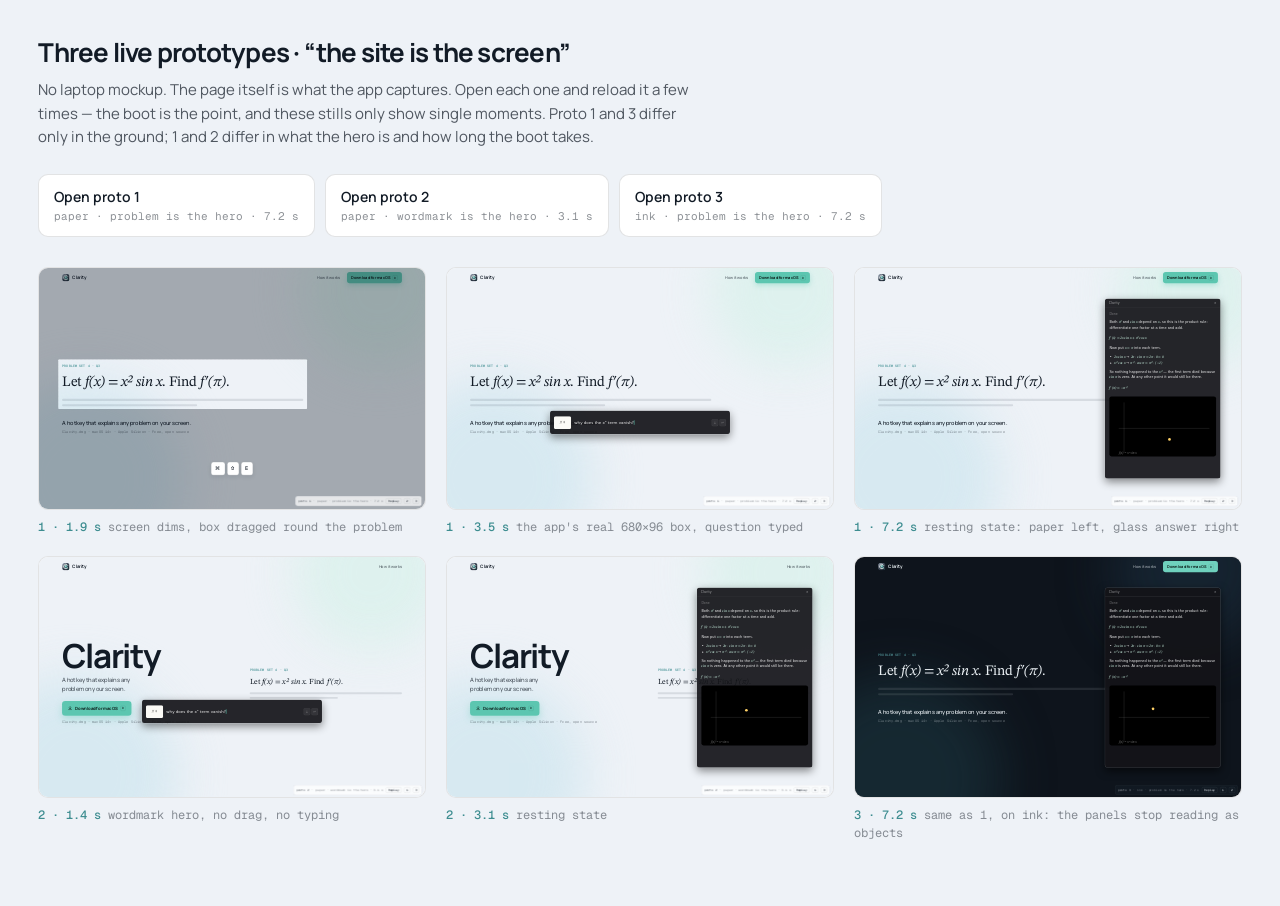
<file: docs/proto-index.html>
<!doctype html>
<html lang="en">
<head>
<meta charset="utf-8">
<meta name="viewport" content="width=device-width, initial-scale=1">
<title>Clarity · three live prototypes</title>
<link rel="stylesheet" href="https://fonts.googleapis.com/css2?family=Manrope:wght@400;500;600;700&family=Geist+Mono:wght@400;500&display=swap">
<style>
:root { --paper: #eef2f7; --ink: #121b26; --ink-70: rgba(18,27,38,.72); --ink-45: rgba(18,27,38,.48); --line: rgba(18,27,38,.12); --lens: #3d8d90;
  --sans: "Manrope", system-ui, sans-serif; --mono: "Geist Mono", ui-monospace, Menlo, monospace; }
* { box-sizing: border-box }
body { margin: 0; padding: 32px clamp(16px,3vw,40px) 64px; background: var(--paper); color: var(--ink); font: 15px/1.55 var(--sans); -webkit-font-smoothing: antialiased }
h1 { margin: 0 0 6px; font-size: 26px; font-weight: 700; letter-spacing: -.03em }
.sub { margin: 0 0 26px; color: var(--ink-70); max-width: 74ch }
.open { display: flex; flex-wrap: wrap; gap: 10px; margin-bottom: 30px }
.open a { text-decoration: none; color: var(--ink); background: #fff; border: 1px solid var(--line); border-radius: 10px; padding: 11px 15px; font-weight: 600; font-size: 14px }
.open a b { display: block; font: 400 11px/1.6 var(--mono); color: var(--ink-45); font-weight: 400 }
.grid { display: grid; grid-template-columns: repeat(3, 1fr); gap: 20px }
@media (max-width: 1100px) { .grid { grid-template-columns: repeat(2, 1fr) } }
.cell { min-width: 0 }
.shot { position: relative; aspect-ratio: 16/10; border: 1px solid var(--line); border-radius: 10px; overflow: hidden; background: #fff }
.shot iframe { position: absolute; left: 0; top: 0; width: 1440px; height: 900px; border: 0; transform-origin: 0 0 }
.cap { margin-top: 8px; font: 400 12px/1.5 var(--mono); color: var(--ink-45) }
.cap b { color: var(--lens); font-weight: 500 }
</style>
</head>
<body>
<h1>Three live prototypes · “the site is the screen”</h1>
<p class="sub">No laptop mockup. The page itself is what the app captures. Open each one and reload it a few times — the boot is the point, and these stills only show single moments. Proto 1 and 3 differ only in the ground; 1 and 2 differ in what the hero is and how long the boot takes.</p>

<div class="open">
  <a href="proto-1-paper.html">Open proto 1<b>paper · problem is the hero · 7.2 s</b></a>
  <a href="proto-2-wordmark.html">Open proto 2<b>paper · wordmark is the hero · 3.1 s</b></a>
  <a href="proto-3-ink.html">Open proto 3<b>ink · problem is the hero · 7.2 s</b></a>
</div>

<div class="grid">
  <div class="cell"><div class="shot"><iframe src="proto-1-paper.html?frame=drag" title="proto 1 drag"></iframe></div><div class="cap"><b>1 · 1.9 s</b> screen dims, box dragged round the problem</div></div>
  <div class="cell"><div class="shot"><iframe src="proto-1-paper.html?frame=spot" title="proto 1 spotlight"></iframe></div><div class="cap"><b>1 · 3.5 s</b> the app's real 680×96 box, question typed</div></div>
  <div class="cell"><div class="shot"><iframe src="proto-1-paper.html?frame=done" title="proto 1 done"></iframe></div><div class="cap"><b>1 · 7.2 s</b> resting state: paper left, glass answer right</div></div>
  <div class="cell"><div class="shot"><iframe src="proto-2-wordmark.html?frame=spot" title="proto 2 spotlight"></iframe></div><div class="cap"><b>2 · 1.4 s</b> wordmark hero, no drag, no typing</div></div>
  <div class="cell"><div class="shot"><iframe src="proto-2-wordmark.html?frame=done" title="proto 2 done"></iframe></div><div class="cap"><b>2 · 3.1 s</b> resting state</div></div>
  <div class="cell"><div class="shot"><iframe src="proto-3-ink.html?frame=done" title="proto 3 done"></iframe></div><div class="cap"><b>3 · 7.2 s</b> same as 1, on ink: the panels stop reading as objects</div></div>
</div>

<script>
/* scale each 1440×900 frame down to its cell */
function fit() {
  document.querySelectorAll('.shot').forEach(function (shot) {
    shot.querySelector('iframe').style.transform = 'scale(' + (shot.clientWidth / 1440) + ')';
  });
}
addEventListener('resize', fit); fit();
</script>
</body>
</html>
</file>
<file: assets/tokens.css>
/* Clarity identity tokens · v2 (12 Sep 2026)
   Single source of truth for colour, type, shape and motion.
   Documented in brand/IDENTITY.md. The desktop app mirrors the colour and
   motion values in desktop/clarity/ui/shared/base.css; it uses the system
   font, not the web faces (see IDENTITY.md §4). */

:root {
  /* ---- colour · sampled from the app icon */
  --c-ink:        #0e141c;   /* ground · the bottom of the icon's gradient. Never #000. */
  --c-ink-2:      #141c26;   /* raised surface: code blocks, inputs */
  --c-ink-3:      #1b2531;   /* panels, callouts */
  --c-slate:      #3a4553;   /* mid-tone of the icon square */
  --c-haze:       #a9b4c3;   /* top-left of the icon square */
  --c-mist:       #eaf0f4;   /* primary text */
  --c-mist-70:    rgba(234, 240, 244, 0.70);  /* secondary text, slogan */
  --c-mist-45:    rgba(234, 240, 244, 0.45);  /* fine print, labels */
  --c-mist-25:    rgba(234, 240, 244, 0.25);  /* keycap borders */
  --c-line:       rgba(234, 240, 244, 0.10);  /* hairlines */
  --c-line-2:     rgba(234, 240, 244, 0.20);
  --c-mint:       #6fd1bd;   /* THE accent · the magnifier's handle. One button per screen. */
  --c-mint-ink:   #0b1b18;   /* text on mint */
  --c-lens:       #589da1;   /* glass · secondary */
  --c-glass-hi:   #cff8e7;   /* glass highlight · math and emphasis on dark */
  --c-danger:     #ff8a8a;   /* errors only */
  --c-paper:      #f7f5ef;   /* the "problem set" card in demos: warm paper, not white */
  /* ---- light sections (About alternates dark and light) */
  --c-paper-2:    #ffffff;   /* ground of light sections */
  --c-ink-on-paper: #121b26; /* text on light sections */
  --c-mint-on-paper: #3fb39b;/* mint darkened for contrast on white */
  --c-lens-on-paper: #3d8d90;

  /* ---- the app's own window tokens (base.css), used when the site shows the app */
  --app-panel:    rgba(20, 20, 24, 0.92);
  --app-text:     rgba(255, 255, 255, 0.92);
  --app-text-dim: rgba(255, 255, 255, 0.55);
  --app-text-faint: rgba(255, 255, 255, 0.38);
  --app-stroke:   rgba(255, 255, 255, 0.10);
  --app-field:    rgba(255, 255, 255, 0.07);
  --app-radius:   12px;
  --app-shadow:   0 12px 32px rgba(0, 0, 0, 0.45);

  /* ---- type */
  --f-sans:    "Hanken Grotesk", -apple-system, BlinkMacSystemFont, "Helvetica Neue", Arial, sans-serif;
  --f-display: "Hanken Grotesk", -apple-system, BlinkMacSystemFont, "Helvetica Neue", Arial, sans-serif;
  --f-mono:    "Fragment Mono", ui-monospace, "SF Mono", Menlo, monospace;
  --f-math:    "STIX Two Text", "Times New Roman", serif;
  --f-app:     -apple-system, BlinkMacSystemFont, "SF Pro Text", system-ui, sans-serif;  /* inside app-window replicas only */
  --display-stretch: 100%;
  --display-weight: 500;
  --display-track: -0.02em;
  --fs-wordmark: clamp(64px, 8.4vw, 124px);
  --fs-slogan:   clamp(18px, 1.5vw, 22px);   /* Fragment Mono 400 */
  --fs-body:     16px;
  --fs-small:    14px;
  --fs-nav:      13px;                        /* Fragment Mono 400, +0.01em */
  --fs-fine:     12.5px;                      /* Fragment Mono 400, +0.01em */
  --lh-body:     1.5;

  /* ---- shape */
  --r-control:   10px;     /* buttons */
  --r-panel:     12px;     /* app windows, cards */
  --r-glass:     999px;    /* the floating menu */
  --r-icon:      22.37%;   /* macOS icon corner ratio */

  /* ---- motion */
  --ease-out:  cubic-bezier(0.2, 0.7, 0.2, 1);   /* arriving */
  --ease-in:   cubic-bezier(0.6, 0, 0.9, 0.4);   /* leaving */
  --ease-io:   cubic-bezier(0.65, 0, 0.35, 1);   /* moving while on screen */
  --t-tap:     100ms;   /* keycap press */
  --t-hover:   160ms;   /* hover, menu pill */
  --t-spot-in: 180ms;   /* the app's spotlight box arriving (ease-out, scale .96→1) */
  --t-spot-out: 120ms;  /* leaving (ease-in, scale .98) */
  --t-result:  150ms;   /* the app's result window fading in */
  --t-word:    640ms;   /* the wordmark's blur-in */
  --blur-focus: 8px;    /* start radius of any blur-to-focus. Never above 12. */
}
</file>
<file: assets/site.css>
/* Clarity website · v3. Apple's rhythm: a headline, one sentence, the product. Tokens in tokens.css. */

* { box-sizing: border-box; }
html { background: var(--c-ink); color-scheme: dark; }
body { margin: 0; min-height: 100dvh; background: var(--c-ink); color: var(--c-mist); font: var(--fs-body) / var(--lh-body) var(--f-sans); -webkit-font-smoothing: antialiased; }
body.locked { overflow: hidden; }
a { color: inherit; text-decoration: none; }
h1, h2, h3, p, ol, ul { margin: 0; }
h1, h2, h3 { text-wrap: balance; }
img, svg, video { max-width: 100%; }
kbd { font: 400 .78em/1 var(--f-mono); padding: .3em .45em; border: 1px solid currentColor; border-bottom-width: 2px; border-radius: 5px; opacity: .85; vertical-align: .08em; }
:focus-visible { outline: 2px solid var(--c-mint); outline-offset: 3px; border-radius: 6px; }
.view[hidden] { display: none; }

/* ---- background: three out-of-focus shapes, parallax by pointer (home) or scroll (about) */
.bg { position: fixed; inset: 0; z-index: 0; pointer-events: none; overflow: hidden; }
.bg i { position: absolute; border-radius: 50%; filter: blur(70px); opacity: .55; will-change: transform; transform: translate3d(var(--x, 0px), var(--y, 0px), 0); }
.bg .b1 { width: 52vw; height: 52vw; left: -14vw; top: -20vw; background: #16303a; }
.bg .b2 { width: 44vw; height: 44vw; right: -12vw; top: 30vh; background: #1a2b3a; }
.bg .b3 { width: 26vw; height: 26vw; left: 42vw; bottom: -14vw; background: rgba(88,157,161,.35); }
.view { position: relative; z-index: 1; }

/* ---- the bar: Apple's thin translucent nav */
.bar { position: fixed; top: 0; left: 0; right: 0; z-index: 10; height: 48px; background: rgba(14,20,28,.72); backdrop-filter: blur(20px) saturate(1.6); -webkit-backdrop-filter: blur(20px) saturate(1.6); border-bottom: 1px solid rgba(255,255,255,.06); }
.bar-in { width: 100%; height: 100%; padding: 0 clamp(20px, 3vw, 40px); display: flex; align-items: center; justify-content: space-between; }
.brand { display: flex; align-items: center; gap: 9px; font: 500 15px/1 var(--f-sans); letter-spacing: -.01em; color: var(--c-mist); }
.brand svg { width: 22px; height: 22px; border-radius: 5px; display: block; }
.links { display: flex; align-items: center; gap: 26px; font: 400 13px/1 var(--f-sans); color: var(--c-mist-70); }
.links a:hover, .links a[aria-current="page"] { color: var(--c-mist); }
.links .pill { color: var(--c-mint-ink); background: var(--c-mint); padding: 6px 12px; border-radius: 999px; font-weight: 500; }
.links .pill:hover { color: var(--c-mint-ink); filter: brightness(1.05); }

/* ---- shared type */
.h2 { font-family: var(--f-display); font-weight: 500; font-size: clamp(32px, 4.4vw, 52px); letter-spacing: -.03em; line-height: 1.05; text-align: center; }
.h2 kbd { font-size: .42em; vertical-align: .35em; margin: 0 .04em; }
.line { margin: 18px auto 0; max-width: 40ch; text-align: center; font-size: clamp(17px, 1.6vw, 21px); line-height: 1.4; color: var(--c-mist-70); text-wrap: balance; }
.line.small { font-size: 14px; margin-top: 28px; color: var(--c-mist-45); }
.line a { color: var(--c-mint); }

/* ================================================================ HOME */
.hero { height: 100dvh; display: grid; grid-template-columns: minmax(0, .9fr) minmax(0, 1.1fr); align-items: center; gap: clamp(28px, 5vw, 72px); padding: 80px clamp(20px, 5vw, 72px) 40px; max-width: 1360px; margin-inline: auto; }
.copy { display: grid; justify-items: start; }
.wordmark { font-family: var(--f-display); font-weight: 500; font-size: clamp(72px, 9.6vw, 136px); letter-spacing: -.04em; line-height: .95; }
.slogan { margin-top: 22px; font-size: clamp(23px, 2.35vw, 30px); color: var(--c-mist-70); }
.cta { margin-top: 32px; display: flex; align-items: center; gap: 16px; flex-wrap: wrap; }
.dl { display: inline-flex; align-items: center; gap: 10px; height: 44px; padding: 0 20px; border-radius: 999px; background: var(--c-mint); color: var(--c-mint-ink); font: 500 15px/1 var(--f-sans); transition: transform 120ms var(--ease-out), filter 120ms; }
.dl:hover { filter: brightness(1.05); }
.dl:active { transform: scale(.97); }
.dl .apple { width: 14px; height: 17px; }
.dl.is-going { background: var(--c-ink-3); color: var(--c-mist); }
.note { font-size: 13px; color: var(--c-mist-45); }
.firstrun { margin-top: 18px; max-width: 46ch; font-size: 13px; line-height: 1.5; color: var(--c-mist-45); }
.firstrun b { font-weight: 500; color: var(--c-mist-70); }
.film { width: 100%; min-height: 0; display: flex; justify-content: center; align-items: center; max-height: calc(100dvh - 120px); }
.film video { display: block; width: 100%; height: auto; max-height: calc(100dvh - 120px); object-fit: contain; border-radius: 14px; background: #000; box-shadow: 0 30px 80px rgba(0,0,0,.5); }
@media (max-width: 860px) { .hero { height: auto; min-height: 100dvh; grid-template-columns: 1fr; align-content: start; padding-top: 84px; gap: 28px; } body.locked { overflow: auto; } }

/* ---- boot: the word focuses in alone, then the sentence, the button, the film. Every full load. */
/* before boot (html.pre is set in the markup, so this applies on the first paint): everything the boot
   animates is hidden until the fonts are ready and site.js swaps .pre for .boot. No flash of the finished page. */
.pre :is(.wordmark, .slogan, .cta, .firstrun, .film, .bar) { opacity: 0; }
.boot .wordmark { animation: focus-word 800ms var(--ease-out) 0ms both; will-change: filter, transform, opacity; }
.boot .slogan { animation: focus 420ms var(--ease-out) 460ms both; }
.boot .cta { animation: focus 400ms var(--ease-out) 580ms both; }
.boot .firstrun { animation: appear 400ms var(--ease-out) 760ms both; }
.boot .film { animation: film-in 700ms var(--ease-out) 680ms both; }
.boot .bar { animation: appear 400ms var(--ease-out) 680ms both; }
@keyframes focus { from { opacity: 0; filter: blur(var(--blur-focus)); transform: translateY(8px); } 60% { opacity: 1; } to { opacity: 1; filter: blur(0); transform: none; } }
/* the word itself: visibly out of focus first, then sharp, like a lens finding it */
@keyframes focus-word { from { opacity: .35; filter: blur(18px); transform: scale(1.04); } 45% { opacity: 1; } to { opacity: 1; filter: blur(0); transform: none; } }
@keyframes film-in { from { opacity: 0; transform: translateY(24px) scale(.985); } to { opacity: 1; transform: none; } }
@keyframes appear { from { opacity: 0; } to { opacity: 1; } }

/* ================================================================ ABOUT */
.about { padding-top: 48px; }
.sec { padding: clamp(72px, 10vh, 120px) clamp(16px, 4vw, 48px); }
.sec.dark { background: transparent; color: var(--c-mist); }
.sec.light { background: var(--c-paper-2); color: var(--c-ink-on-paper); --c-mist: var(--c-ink-on-paper); --c-mist-70: rgba(18,27,38,.72); --c-mist-45: rgba(18,27,38,.5); --c-mint: var(--c-mint-on-paper); }
.sec.last { padding-bottom: 40px; }
.focus { opacity: 0; filter: blur(8px); transform: translateY(8px); transition: opacity 480ms var(--ease-out), filter 480ms var(--ease-out), transform 480ms var(--ease-out); }
.focus.in { opacity: 1; filter: blur(0); transform: none; }
.line.focus { transition-delay: 100ms; }
.reveal > * { opacity: 0; transform: translateY(14px); transition: opacity 420ms var(--ease-out), transform 420ms var(--ease-out); }
.reveal.in > * { opacity: 1; transform: none; }
.reveal.in > *:nth-child(2) { transition-delay: 60ms; } .reveal.in > *:nth-child(3) { transition-delay: 120ms; } .reveal.in > *:nth-child(4) { transition-delay: 180ms; }
.reveal.in > *:nth-child(5) { transition-delay: 240ms; } .reveal.in > *:nth-child(6) { transition-delay: 300ms; } .reveal.in > *:nth-child(7) { transition-delay: 360ms; } .reveal.in > *:nth-child(8) { transition-delay: 420ms; }
.reveal.in > *:nth-child(9) { transition-delay: 480ms; } .reveal.in > *:nth-child(10) { transition-delay: 540ms; } .reveal.in > *:nth-child(11) { transition-delay: 600ms; } .reveal.in > *:nth-child(12) { transition-delay: 660ms; }


/* 1 · the real captures */
.shots { position: relative; width: 100%; height: min(60vh, 560px); }
.shot { position: absolute; left: 50%; top: 50%; transform: translate(-50%, -50%) scale(.98); opacity: 0; transition: opacity 300ms var(--ease-out), transform 300ms var(--ease-out); filter: drop-shadow(0 30px 60px rgba(0,0,0,.5)); }
.shot.spot { width: min(100%, 680px); height: auto; }
.shot.res { width: auto; height: 100%; }
.shot.on { opacity: 1; transform: translate(-50%, -50%); }

/* 2 · the backend */
.flow { width: 100%; }
.flow svg { display: block; width: 100%; height: auto; overflow: visible; }
.flow .n rect { fill: #fff; stroke: rgba(18,27,38,.14); stroke-width: 1.2; transition: stroke 300ms; }
.flow .n .t { font: 500 15px var(--f-sans); fill: var(--c-ink-on-paper); }
.flow .n .s { font: 400 11px var(--f-mono); fill: rgba(18,27,38,.55); }
.flow .n image { opacity: .85; }
.flow .n.done rect { stroke: rgba(18,27,38,.3); }
.flow .n.on rect { stroke: var(--c-mint-on-paper); stroke-width: 2; }
.flow .e { fill: none; stroke: rgba(18,27,38,.16); stroke-width: 1.5; marker-end: url(#m); transition: stroke 300ms; }
.flow marker path { fill: rgba(18,27,38,.35); }
.flow .e.on { stroke: rgba(18,27,38,.55); }
.flow .e.ret { stroke-dasharray: 5 6; }
.flow .e.ret.mint.on { stroke: var(--c-mint-on-paper); } .flow .e.ret.amber.on { stroke: #b5820e; }
.flow .el { font: 400 12px var(--f-mono); fill: rgba(18,27,38,.5); opacity: 0; transition: opacity 300ms; }
.flow .el.on { opacity: 1; }
.flow .pk { fill: var(--c-ink-on-paper); opacity: 0; offset-rotate: 0deg; }
.flow .pk.go { opacity: 1; offset-path: var(--path); animation: travel 600ms var(--ease-io) both; }
.flow .pk.mint { fill: var(--c-mint-on-paper); } .flow .pk.amber { fill: #b5820e; }
@keyframes travel { from { offset-distance: 0%; } to { offset-distance: 100%; } }
.be-status { margin-top: 22px; justify-self: center; display: inline-flex; align-items: center; gap: 8px; font: 400 13px var(--f-mono); color: rgba(18,27,38,.6); }
.be-status .dot { width: 6px; height: 6px; border-radius: 50%; background: var(--c-mint-on-paper); animation: pulse 1.4s ease-in-out infinite; }
.be-status.done .dot { animation: none; opacity: .5; }
@keyframes pulse { 0%,100% { opacity: .25 } 50% { opacity: 1 } }

/* 3 · built with */
.logos { list-style: none; margin: 40px auto 0; padding: 0; max-width: 1000px; display: grid; grid-template-columns: repeat(6, minmax(0, 1fr)); gap: 24px 12px; text-align: center; font: 400 13px var(--f-sans); color: var(--c-mist-70); }
@media (max-width: 720px) { .logos { grid-template-columns: repeat(3, 1fr); } }
.logos li { display: grid; justify-items: center; gap: 12px; }
.logos i { display: block; width: 34px; height: 34px; background: var(--c-mist); -webkit-mask: var(--i) center / contain no-repeat; mask: var(--i) center / contain no-repeat; opacity: .9; }
.logos i.txt { background: none; -webkit-mask: none; mask: none; font: 500 20px/32px var(--f-display); font-style: normal; color: var(--c-mist); border: 1px solid var(--c-line-2); border-radius: 8px; }


/* 4 · source */
.repo { display: block; margin: 28px auto 0; text-align: center; font: 500 clamp(18px, 2.4vw, 28px)/1.2 var(--f-sans); letter-spacing: -.01em; color: var(--c-mist); }
.repo .arrow { color: var(--c-mint); display: inline-block; transition: transform 240ms var(--ease-out); }
.repo:hover .arrow { transform: translateX(.2em); }
.foot { margin-top: 72px; display: flex; justify-content: center; gap: 28px; font: 400 12.5px var(--f-sans); color: var(--c-mist-45); }
.foot a:hover { color: var(--c-mist); }

@media (prefers-reduced-motion: reduce) {
  *, *::before, *::after { animation-duration: .001ms !important; animation-delay: 0ms !important; transition-duration: .001ms !important; }
  .focus, .reveal > * { opacity: 1; filter: none; transform: none; }
}

/* ---- side-by-side sections: the step list and the animation */
.sec { display: grid; justify-items: center; }
.duo { margin-top: 44px; width: min(100%, 1100px); display: grid; grid-template-columns: minmax(0, 300px) minmax(0, 1fr); gap: clamp(24px, 4vw, 56px); align-items: center; }
.duo.wide { grid-template-columns: minmax(0, 260px) minmax(0, 1fr); align-items: start; }
@media (max-width: 860px) { .duo, .duo.wide { grid-template-columns: 1fr; } }
.stepsl { list-style: none; margin: 0; padding: 0; display: grid; gap: 2px; }
.stepsl li { padding: 12px 14px; border-radius: 10px; cursor: pointer; display: grid; gap: 3px; opacity: .45; transition: opacity 260ms var(--ease-out), background 260ms; }
.stepsl li.on { opacity: 1; background: rgba(255,255,255,.06); }
.sec.light .stepsl li.on { background: rgba(18,27,38,.05); }
.stepsl b { font: 500 15px/1.3 var(--f-sans); letter-spacing: -.01em; }
.stepsl span { font: 400 13.5px/1.45 var(--f-sans); color: var(--c-mist-70); }
.stepsl li.on b::before { content: ""; display: inline-block; width: 6px; height: 6px; border-radius: 50%; background: var(--c-mint); margin-right: 9px; vertical-align: 2px; }
.be-status { grid-column: 1 / -1; }
.stepsl.compact { gap: 0; }
.stepsl.compact li { padding: 8px 12px; }
.stepsl.compact li span { display: none; }
.stepsl.compact li.on span { display: block; }
.stepsl.compact b { font-size: 14px; }
</file>
